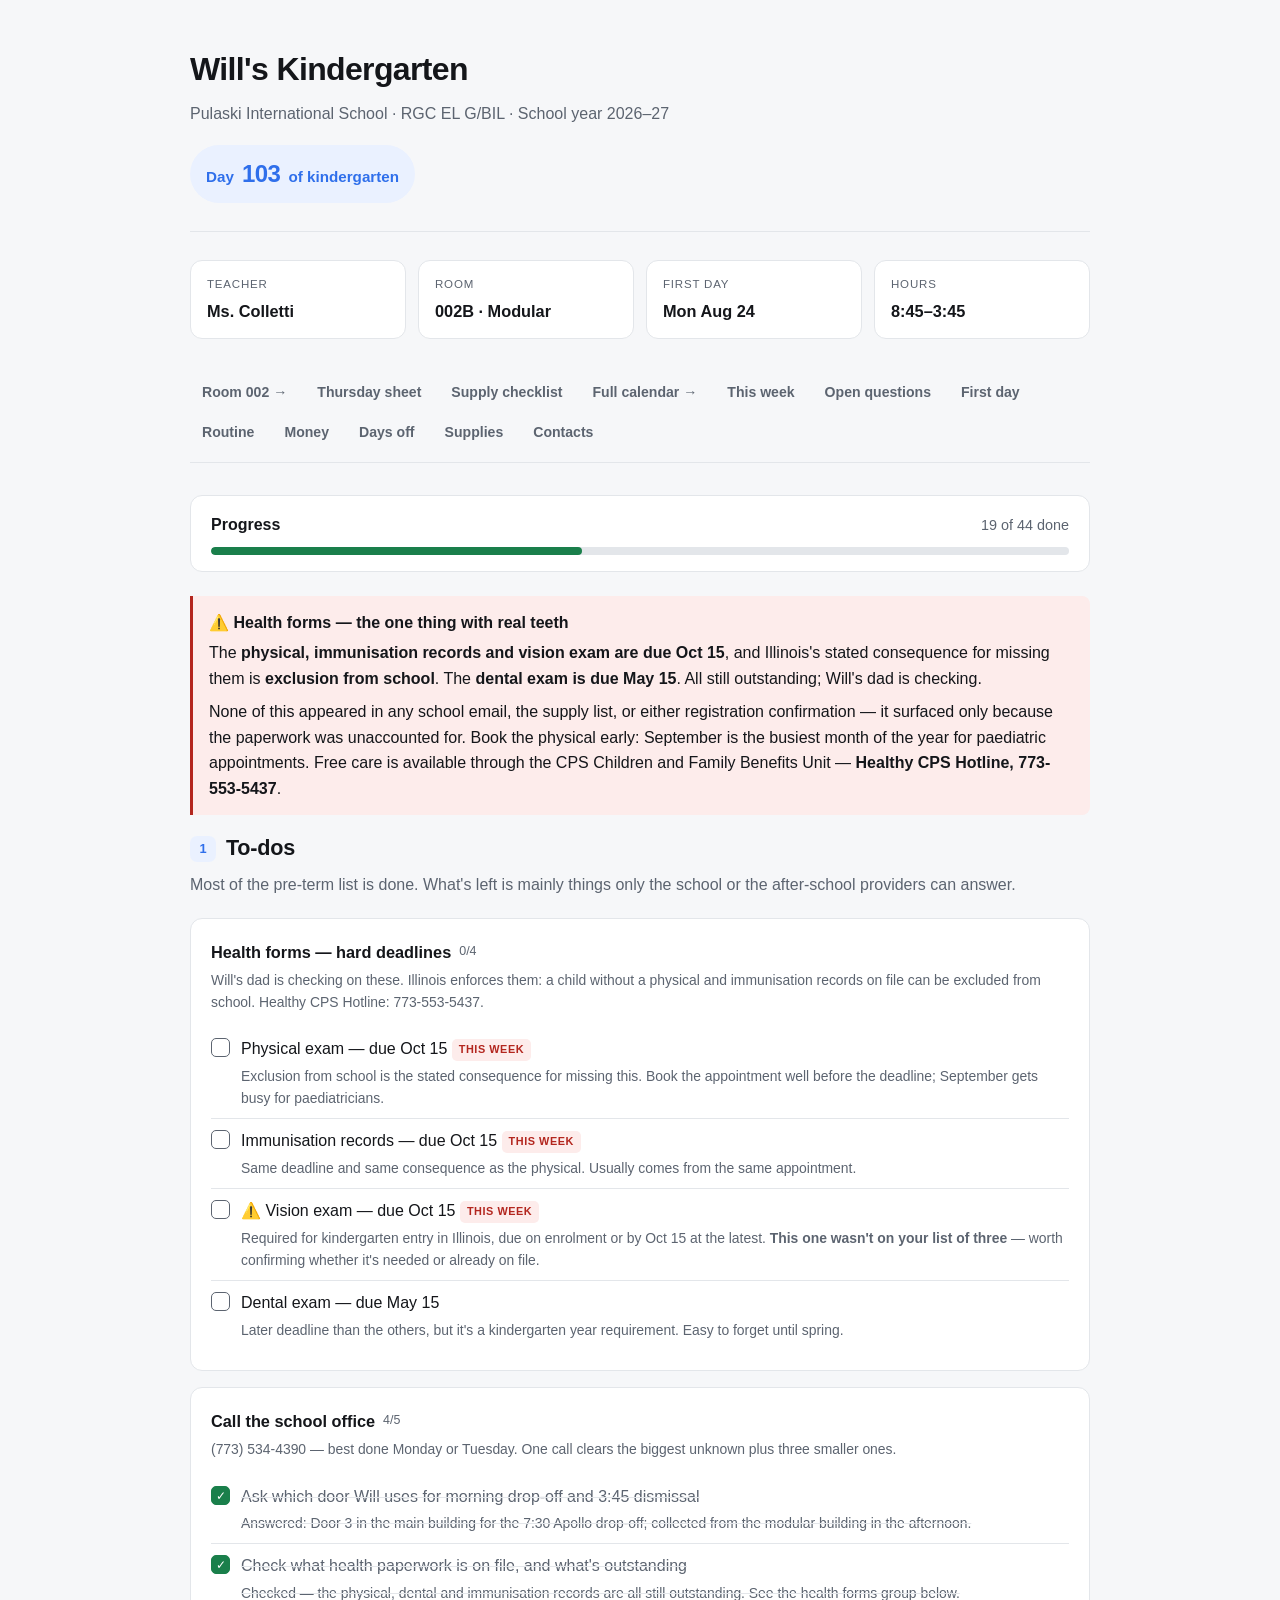
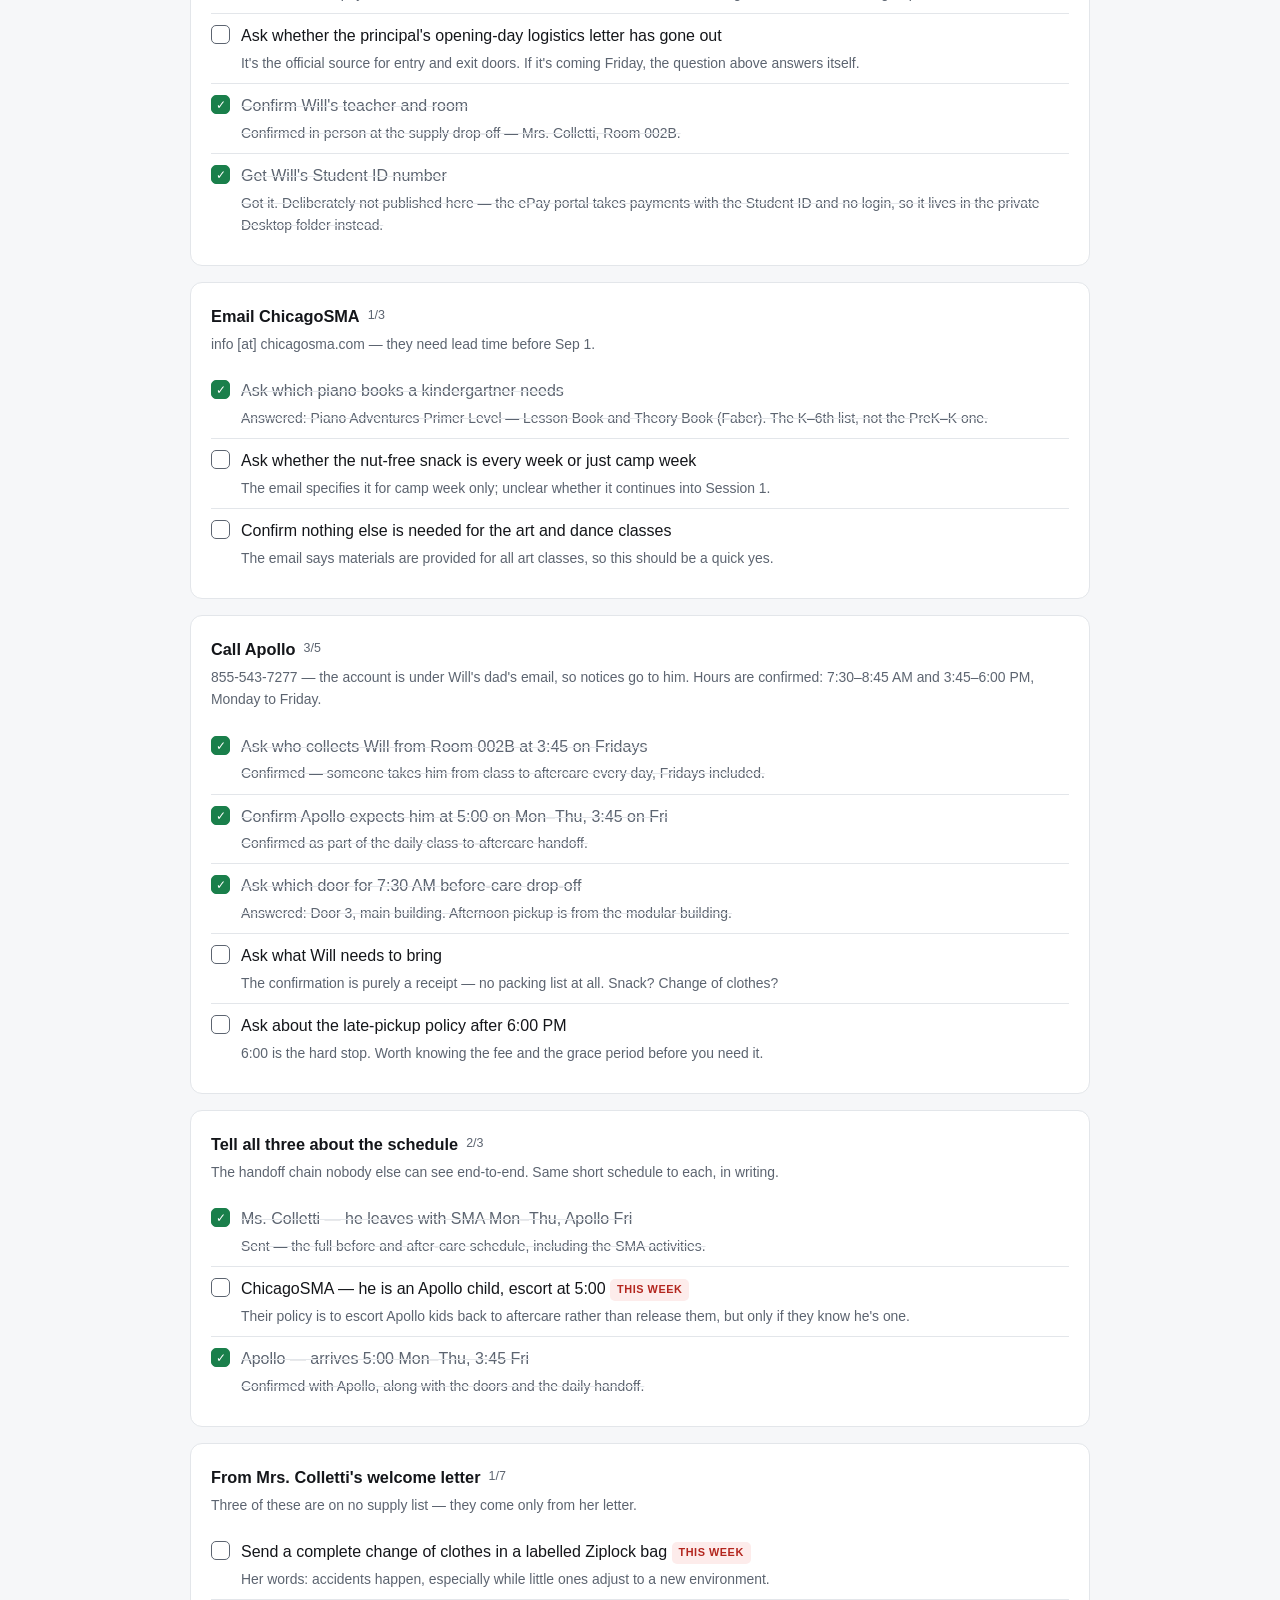
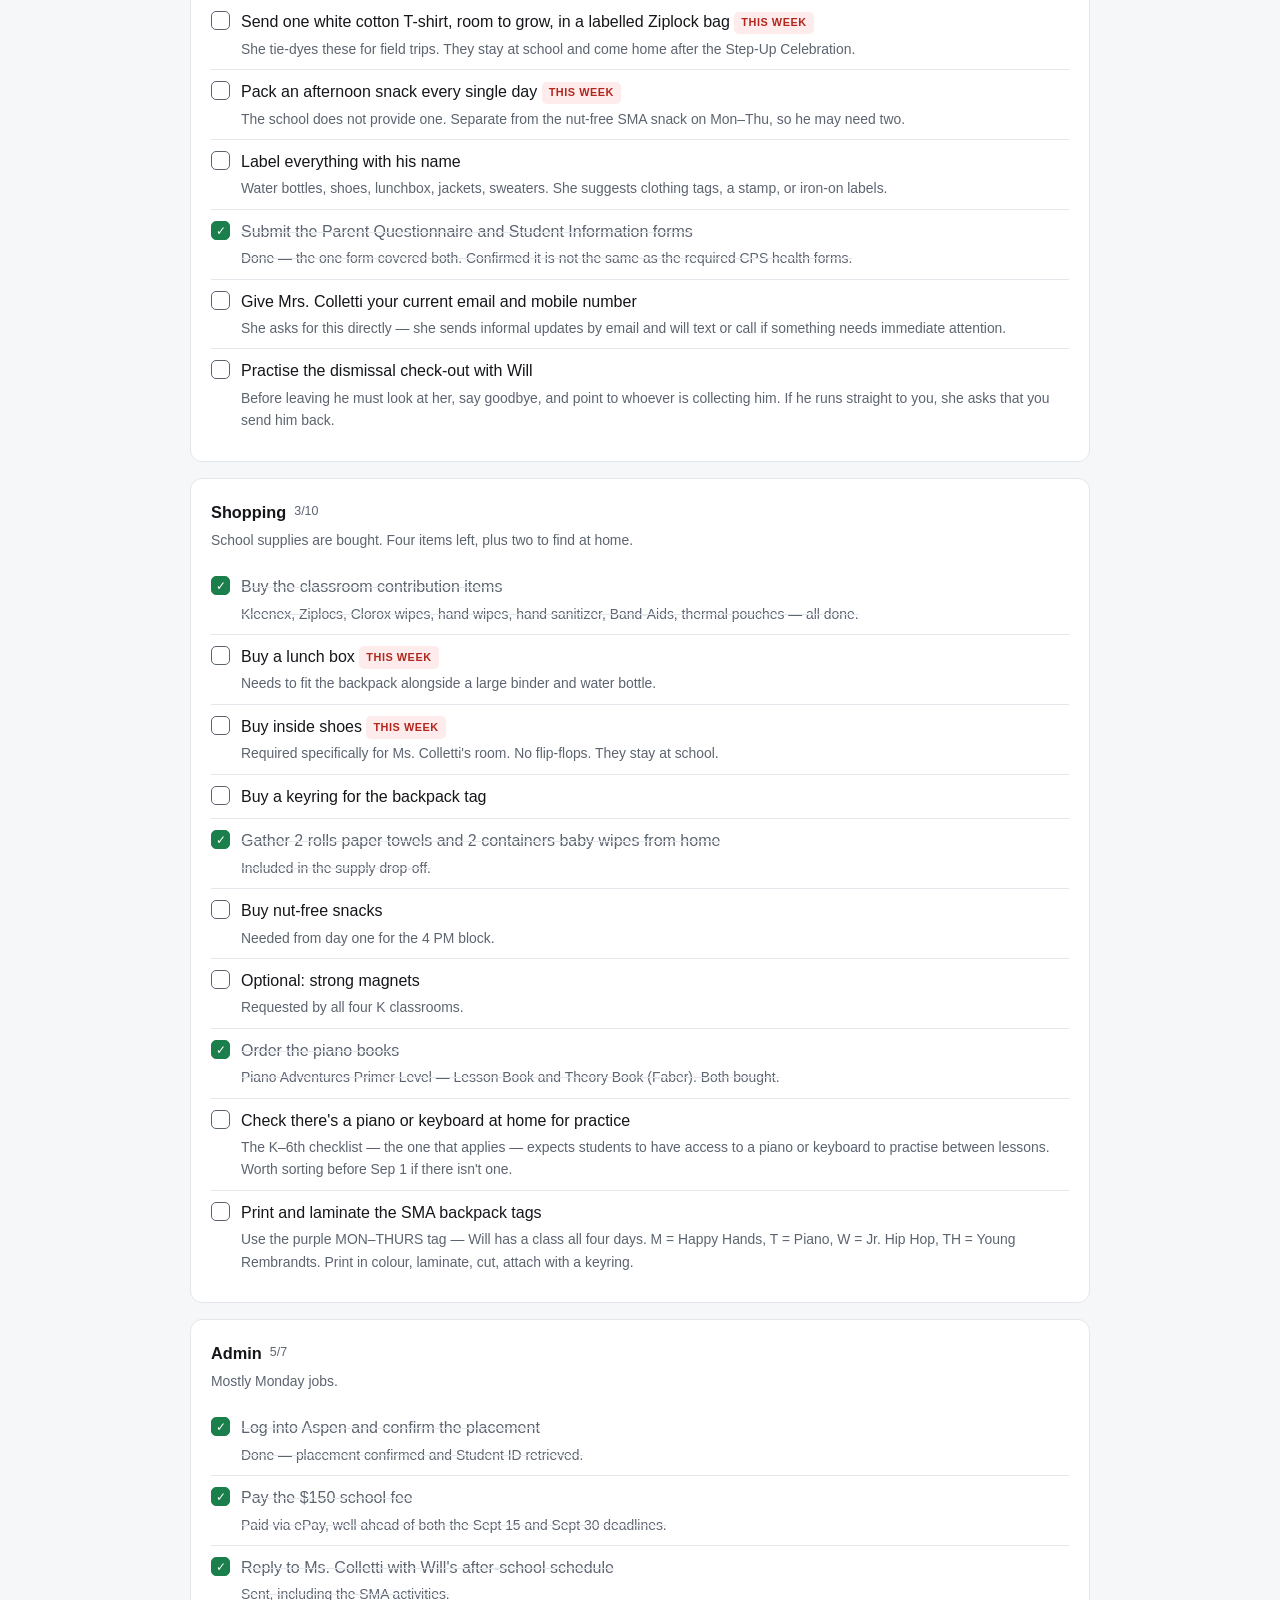
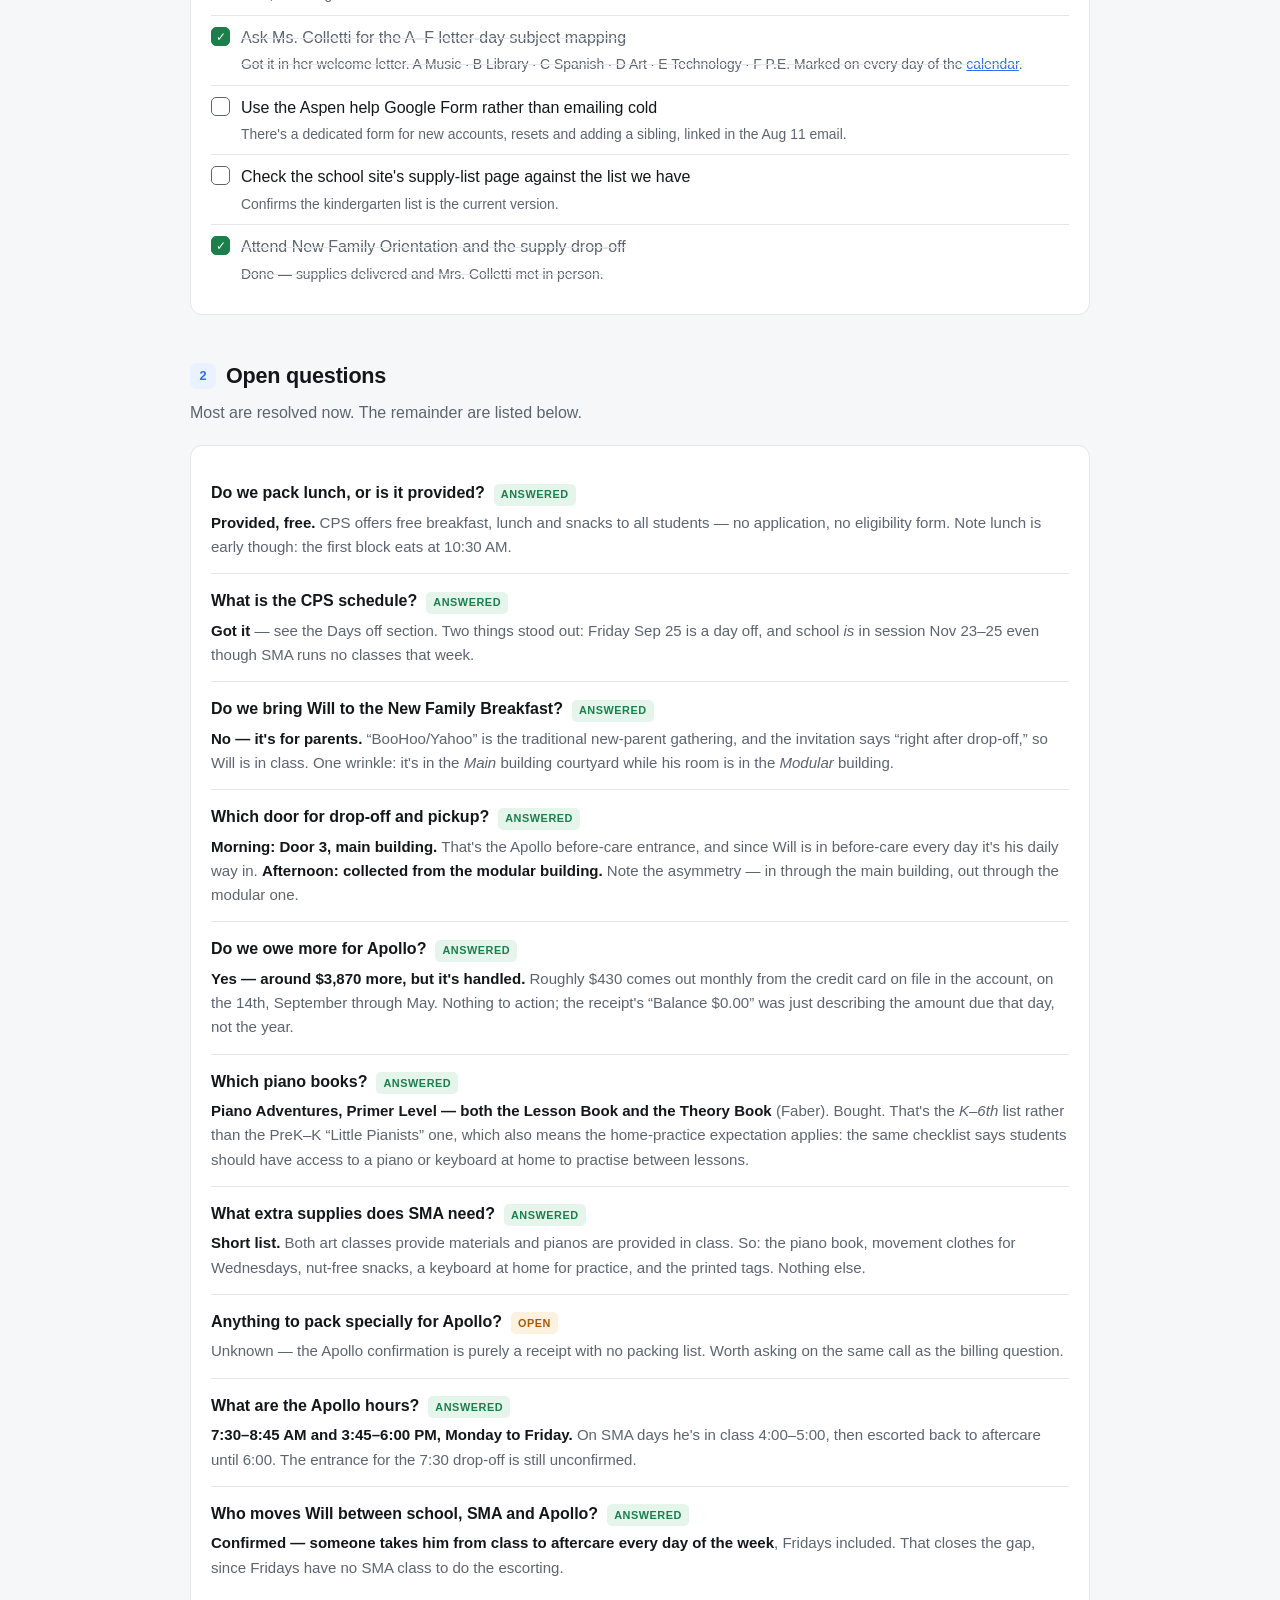
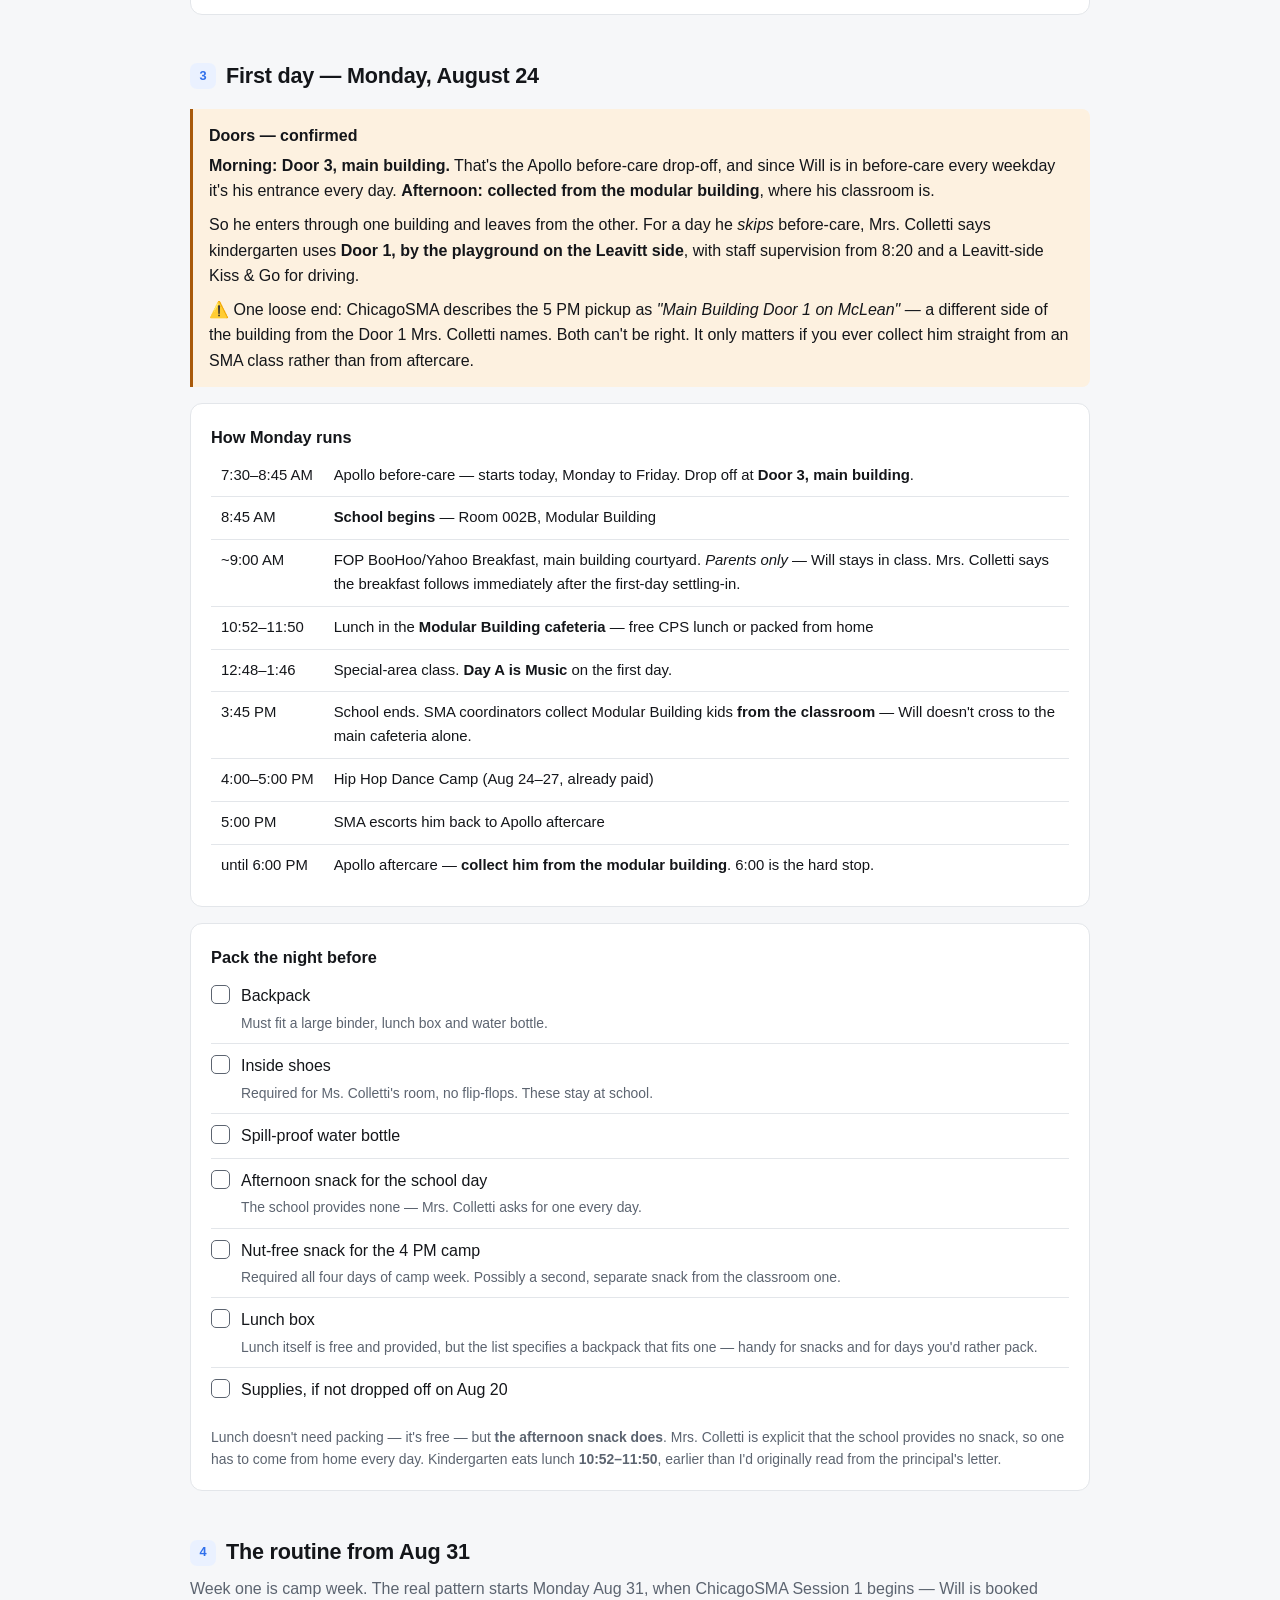
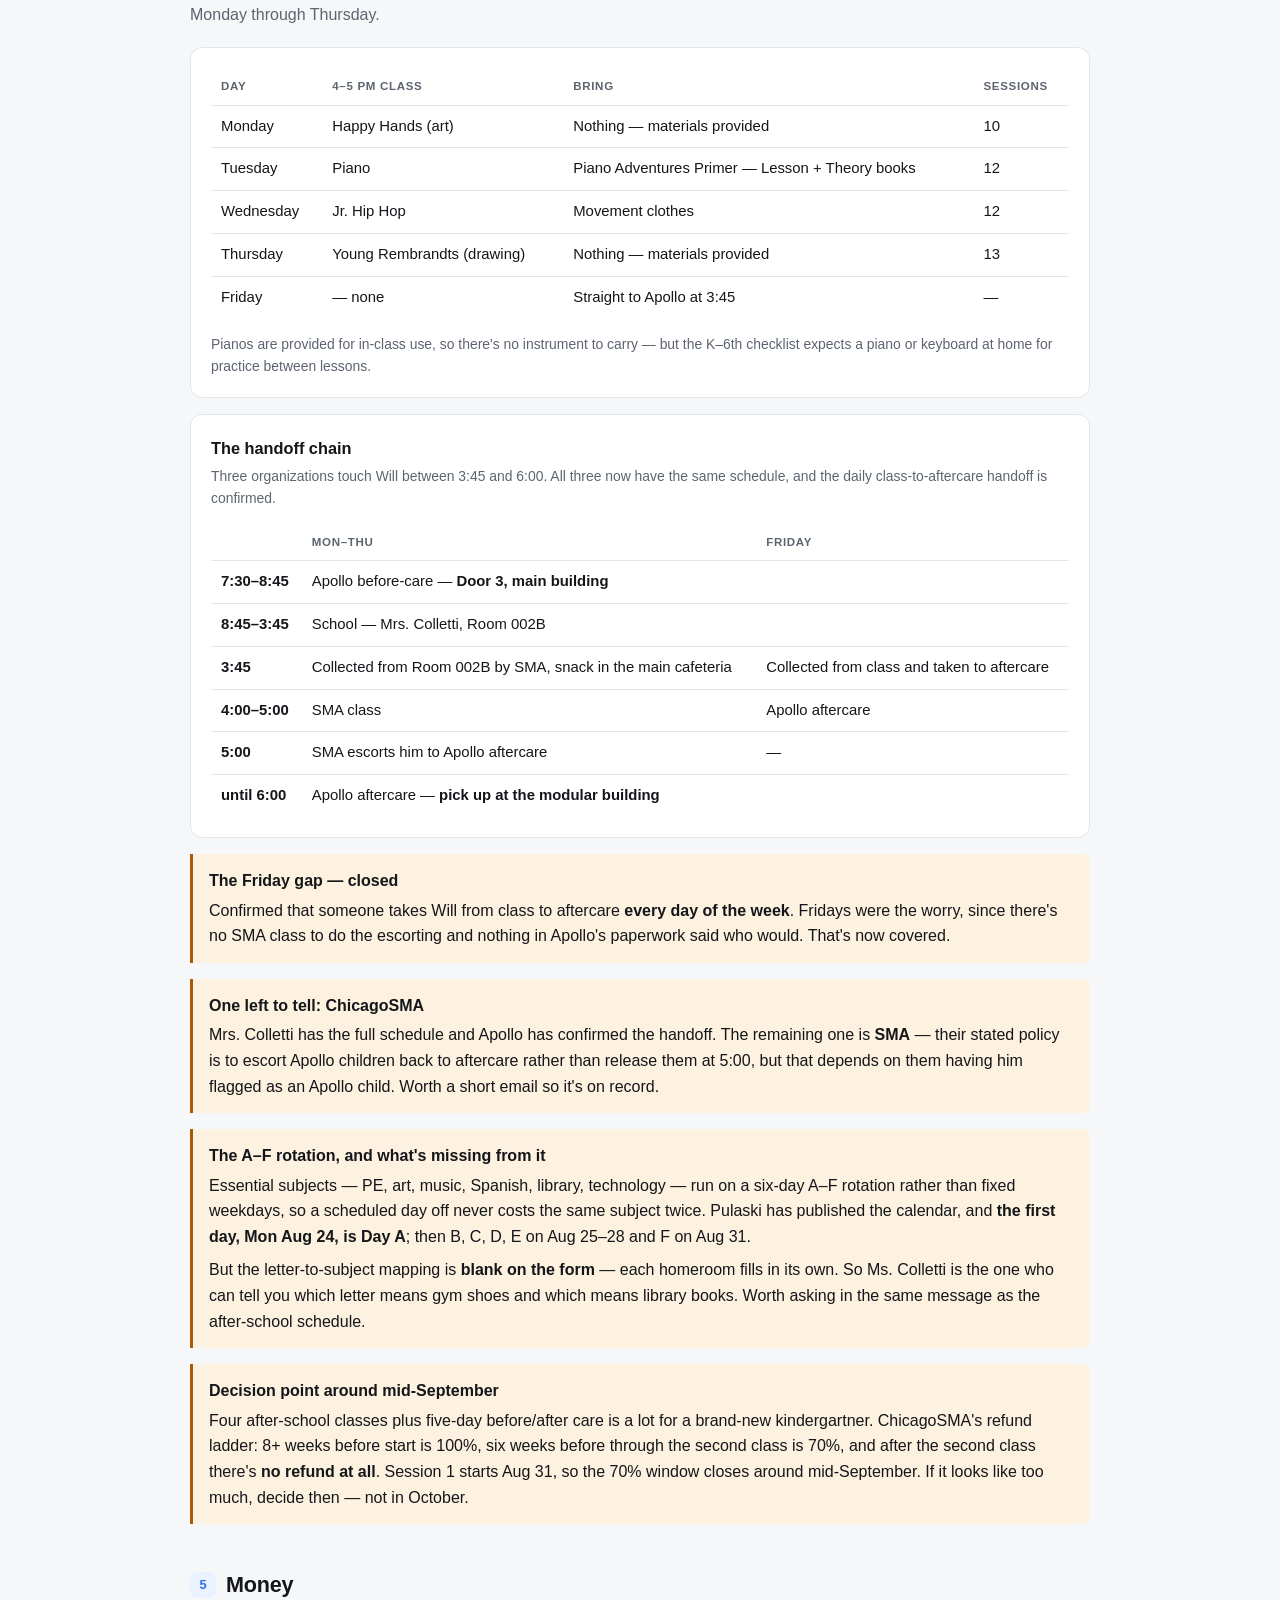
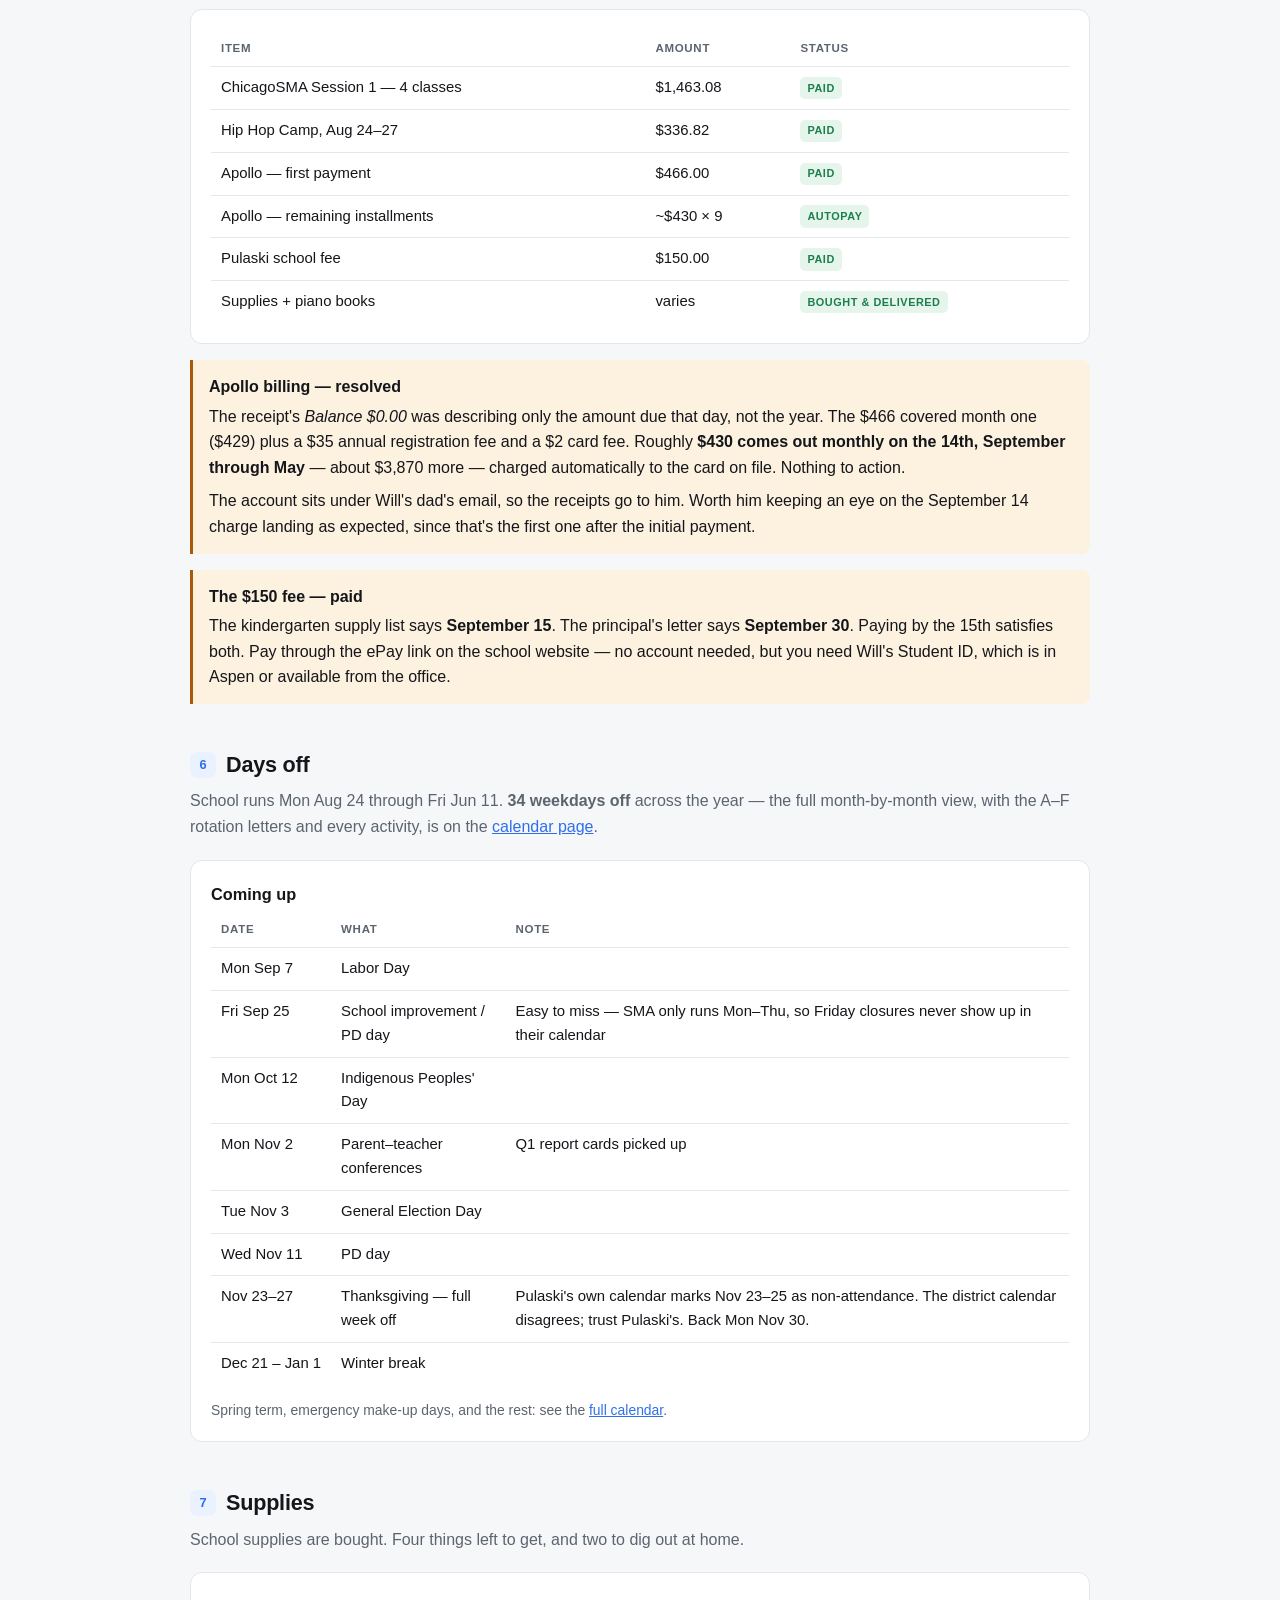
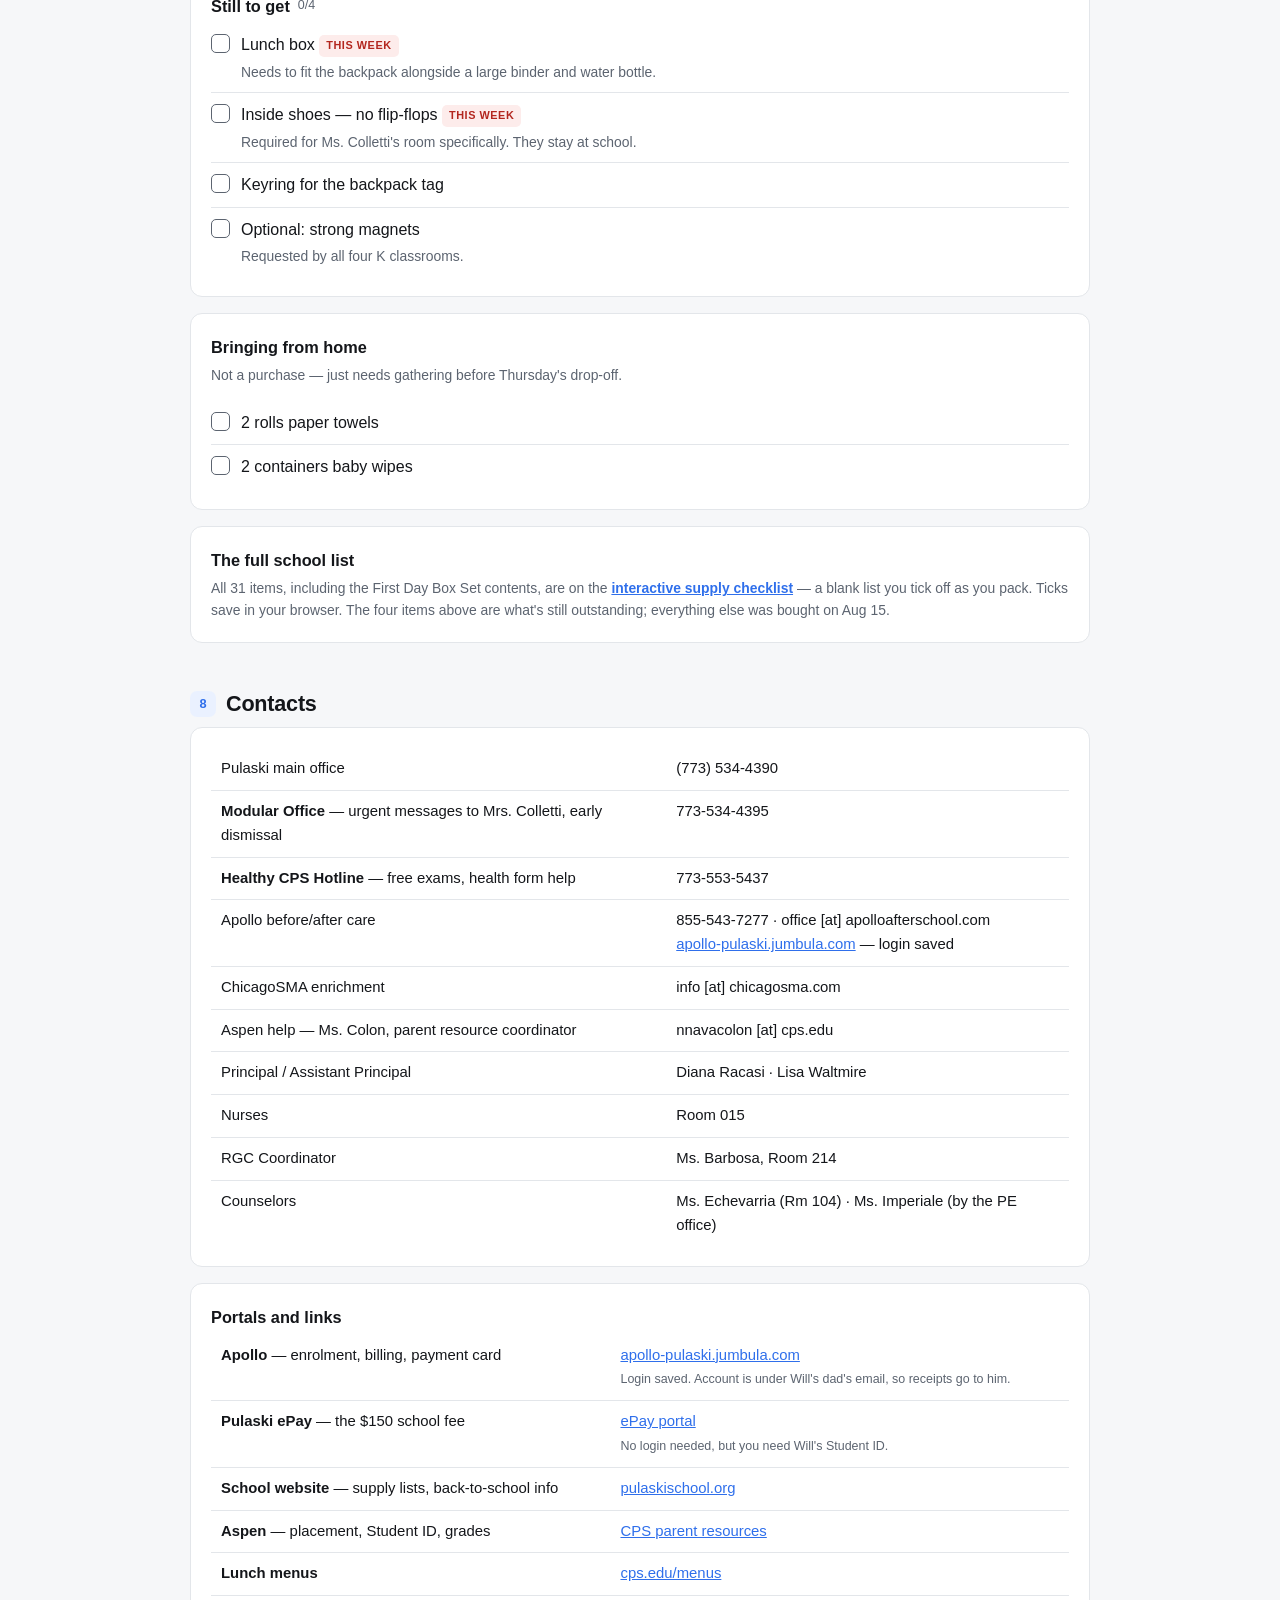
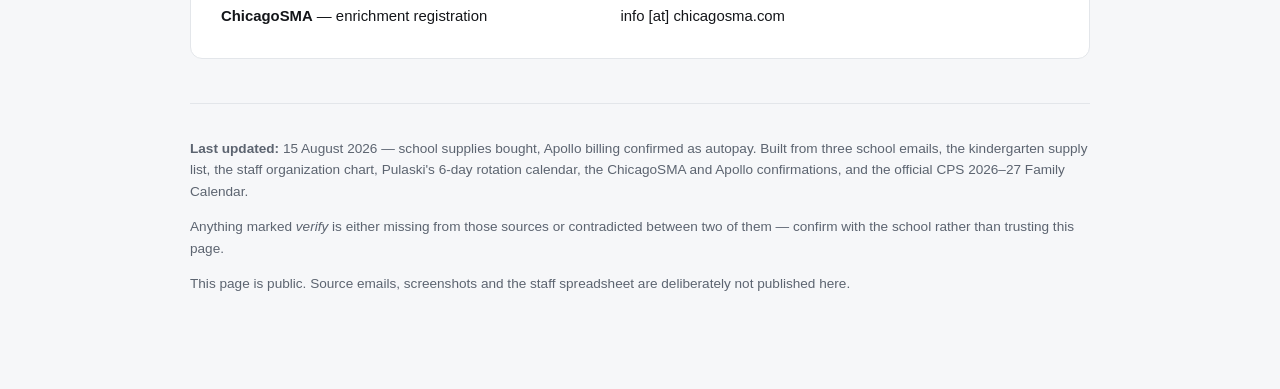
<file: index.html>
<!DOCTYPE html>
<html lang="en">
<head>
<meta charset="utf-8">
<meta name="viewport" content="width=device-width, initial-scale=1">
<meta name="robots" content="noindex, nofollow">
<title>Will's Kindergarten — Pulaski 2026–27</title>
<link rel="stylesheet" href="style.css">
</head>
<body>
<div class="wrap">

<header>
  <h1>Will's Kindergarten</h1>
  <p class="sub">Pulaski International School &middot; RGC EL G/BIL &middot; School year 2026–27</p>
  <div class="countdown" id="cd"></div>
</header>

<div class="facts">
  <div class="fact"><div class="k">Teacher</div><div class="v">Ms. Colletti</div></div>
  <div class="fact"><div class="k">Room</div><div class="v">002B &middot; Modular</div></div>
  <div class="fact"><div class="k">First day</div><div class="v">Mon Aug 24</div></div>
  <div class="fact"><div class="k">Hours</div><div class="v">8:45–3:45</div></div>
</div>

<nav><ul>
  <li><a href="classroom.html">Room 002 &rarr;</a></li>
  <li><a href="meet-and-greet.html">Thursday sheet</a></li>
  <li><a href="supplies.html">Supply checklist</a></li>
  <li><a href="calendar.html">Full calendar &rarr;</a></li>
  <li><a href="#week">This week</a></li>
  <li><a href="#questions">Open questions</a></li>
  <li><a href="#firstday">First day</a></li>
  <li><a href="#routine">Routine</a></li>
  <li><a href="#money">Money</a></li>
  <li><a href="#calendar">Days off</a></li>
  <li><a href="#supplies">Supplies</a></li>
  <li><a href="#contacts">Contacts</a></li>
</ul></nav>

<div class="progress">
  <div class="row"><span class="lab">Progress</span><span class="cnt" id="cnt"></span></div>
  <div class="bar"><span id="barfill" style="width:0%"></span></div>
</div>

<div class="callout stop">
  <p><span class="h">⚠️ Health forms — the one thing with real teeth</span>
  The <strong>physical, immunisation records and vision exam are due Oct 15</strong>, and Illinois's stated consequence for missing them is <strong>exclusion from school</strong>. The <strong>dental exam is due May 15</strong>. All still outstanding; Will's dad is checking.</p>
  <p>None of this appeared in any school email, the supply list, or either registration confirmation — it surfaced only because the paperwork was unaccounted for. Book the physical early: September is the busiest month of the year for paediatric appointments. Free care is available through the CPS Children and Family Benefits Unit — <strong>Healthy CPS Hotline, 773-553-5437</strong>.</p>
</div>

<section id="week">
  <h2><span class="n">1</span> To-dos</h2>
  <p class="lede">Most of the pre-term list is done. What's left is mainly things only the school or the after-school providers can answer.</p>
  <div id="groups"></div>
</section>

<section id="questions">
  <h2><span class="n">2</span> Open questions</h2>
  <p class="lede">Most are resolved now. The remainder are listed below.</p>
  <div class="card" id="qa"></div>
</section>

<section id="firstday">
  <h2><span class="n">3</span> First day — Monday, August 24</h2>

  <div class="callout">
    <p><span class="h">Doors — confirmed</span>
    <strong>Morning: Door 3, main building.</strong> That's the Apollo before-care drop-off, and since Will is in before-care every weekday it's his entrance every day.
    <strong>Afternoon: collected from the modular building</strong>, where his classroom is.</p>
    <p>So he enters through one building and leaves from the other. For a day he <em>skips</em> before-care, Mrs. Colletti says kindergarten uses <strong>Door 1, by the playground on the Leavitt side</strong>, with staff supervision from 8:20 and a Leavitt-side Kiss &amp; Go for driving.</p>
    <p>⚠️ One loose end: ChicagoSMA describes the 5 PM pickup as <em>"Main Building Door 1 on McLean"</em> — a different side of the building from the Door 1 Mrs. Colletti names. Both can't be right. It only matters if you ever collect him straight from an SMA class rather than from aftercare.</p>
  </div>

  <div class="card">
    <h3>How Monday runs</h3>
    <table>
      <tr><td class="num">7:30–8:45 AM</td><td>Apollo before-care — starts today, Monday to Friday. Drop off at <strong>Door 3, main building</strong>.</td></tr>
      <tr><td class="num">8:45 AM</td><td><strong>School begins</strong> — Room 002B, Modular Building</td></tr>
      <tr><td class="num">~9:00 AM</td><td>FOP BooHoo/Yahoo Breakfast, main building courtyard. <em>Parents only</em> — Will stays in class. Mrs. Colletti says the breakfast follows immediately after the first-day settling-in.</td></tr>
      <tr><td class="num">10:52–11:50</td><td>Lunch in the <strong>Modular Building cafeteria</strong> — free CPS lunch or packed from home</td></tr>
      <tr><td class="num">12:48–1:46</td><td>Special-area class. <strong>Day A is Music</strong> on the first day.</td></tr>
      <tr><td class="num">3:45 PM</td><td>School ends. SMA coordinators collect Modular Building kids <strong>from the classroom</strong> — Will doesn't cross to the main cafeteria alone.</td></tr>
      <tr><td class="num">4:00–5:00 PM</td><td>Hip Hop Dance Camp (Aug 24–27, already paid)</td></tr>
      <tr><td class="num">5:00 PM</td><td>SMA escorts him back to Apollo aftercare</td></tr>
      <tr><td class="num">until 6:00 PM</td><td>Apollo aftercare — <strong>collect him from the modular building</strong>. 6:00 is the hard stop.</td></tr>
    </table>
  </div>

  <div class="card">
    <h3>Pack the night before</h3>
    <ul class="tasks" id="packlist"></ul>
    <p class="meta" style="margin:14px 0 0">Lunch doesn't need packing — it's free — but <strong>the afternoon snack does</strong>. Mrs. Colletti is explicit that the school provides no snack, so one has to come from home every day. Kindergarten eats lunch <strong>10:52–11:50</strong>, earlier than I'd originally read from the principal's letter.</p>
  </div>
</section>

<section id="routine">
  <h2><span class="n">4</span> The routine from Aug 31</h2>
  <p class="lede">Week one is camp week. The real pattern starts Monday Aug 31, when ChicagoSMA Session 1 begins — Will is booked Monday through Thursday.</p>

  <div class="card">
    <table>
      <thead><tr><th>Day</th><th>4–5 PM class</th><th>Bring</th><th>Sessions</th></tr></thead>
      <tbody>
        <tr><td>Monday</td><td>Happy Hands (art)</td><td>Nothing — materials provided</td><td class="num">10</td></tr>
        <tr><td>Tuesday</td><td>Piano</td><td>Piano Adventures Primer — Lesson + Theory books</td><td class="num">12</td></tr>
        <tr><td>Wednesday</td><td>Jr. Hip Hop</td><td>Movement clothes</td><td class="num">12</td></tr>
        <tr><td>Thursday</td><td>Young Rembrandts (drawing)</td><td>Nothing — materials provided</td><td class="num">13</td></tr>
        <tr><td>Friday</td><td>— none</td><td>Straight to Apollo at 3:45</td><td class="num">—</td></tr>
      </tbody>
    </table>
    <p class="meta" style="margin:14px 0 0">Pianos are provided for in-class use, so there's no instrument to carry — but the K–6th checklist expects a piano or keyboard at home for practice between lessons.</p>
  </div>

  <div class="card">
    <h3>The handoff chain</h3>
    <p class="meta">Three organizations touch Will between 3:45 and 6:00. All three now have the same schedule, and the daily class-to-aftercare handoff is confirmed.</p>
    <table>
      <thead><tr><th></th><th>Mon–Thu</th><th>Friday</th></tr></thead>
      <tbody>
        <tr><td><strong>7:30–8:45</strong></td><td colspan="2">Apollo before-care — <strong>Door 3, main building</strong></td></tr>
        <tr><td><strong>8:45–3:45</strong></td><td colspan="2">School — Mrs. Colletti, Room 002B</td></tr>
        <tr><td><strong>3:45</strong></td><td>Collected from Room 002B by SMA, snack in the main cafeteria</td><td>Collected from class and taken to aftercare</td></tr>
        <tr><td><strong>4:00–5:00</strong></td><td>SMA class</td><td>Apollo aftercare</td></tr>
        <tr><td><strong>5:00</strong></td><td>SMA escorts him to Apollo aftercare</td><td>—</td></tr>
        <tr><td><strong>until 6:00</strong></td><td colspan="2">Apollo aftercare — <strong>pick up at the modular building</strong></td></tr>
      </tbody>
    </table>
  </div>

  <div class="callout">
    <p><span class="h">The Friday gap — closed</span>
    Confirmed that someone takes Will from class to aftercare <strong>every day of the week</strong>. Fridays were the worry, since there's no SMA class to do the escorting and nothing in Apollo's paperwork said who would. That's now covered.</p>
  </div>

  <div class="callout">
    <p><span class="h">One left to tell: ChicagoSMA</span>
    Mrs. Colletti has the full schedule and Apollo has confirmed the handoff. The remaining one is <strong>SMA</strong> — their stated policy is to escort Apollo children back to aftercare rather than release them at 5:00, but that depends on them having him flagged as an Apollo child. Worth a short email so it's on record.</p>
  </div>

  <div class="callout">
    <p><span class="h">The A–F rotation, and what's missing from it</span>
    Essential subjects — PE, art, music, Spanish, library, technology — run on a six-day A–F rotation rather than fixed weekdays, so a scheduled day off never costs the same subject twice. Pulaski has published the calendar, and <strong>the first day, Mon Aug 24, is Day A</strong>; then B, C, D, E on Aug 25–28 and F on Aug 31.</p>
    <p>But the letter-to-subject mapping is <strong>blank on the form</strong> — each homeroom fills in its own. So Ms. Colletti is the one who can tell you which letter means gym shoes and which means library books. Worth asking in the same message as the after-school schedule.</p>
  </div>

  <div class="callout">
    <p><span class="h">Decision point around mid-September</span>
    Four after-school classes plus five-day before/after care is a lot for a brand-new kindergartner. ChicagoSMA's refund ladder: 8+ weeks before start is 100%, six weeks before through the second class is 70%, and after the second class there's <strong>no refund at all</strong>. Session 1 starts Aug 31, so the 70% window closes around mid-September. If it looks like too much, decide then — not in October.</p>
  </div>
</section>

<section id="money">
  <h2><span class="n">5</span> Money</h2>
  <div class="card">
    <table>
      <thead><tr><th>Item</th><th>Amount</th><th>Status</th></tr></thead>
      <tbody>
        <tr><td>ChicagoSMA Session 1 — 4 classes</td><td class="num">$1,463.08</td><td><span class="tag done">paid</span></td></tr>
        <tr><td>Hip Hop Camp, Aug 24–27</td><td class="num">$336.82</td><td><span class="tag done">paid</span></td></tr>
        <tr><td>Apollo — first payment</td><td class="num">$466.00</td><td><span class="tag done">paid</span></td></tr>
        <tr><td>Apollo — remaining installments</td><td class="num">~$430 × 9</td><td><span class="tag done">autopay</span></td></tr>
        <tr><td>Pulaski school fee</td><td class="num">$150.00</td><td><span class="tag done">paid</span></td></tr>
        <tr><td>Supplies + piano books</td><td class="num">varies</td><td><span class="tag done">bought &amp; delivered</span></td></tr>
      </tbody>
    </table>
  </div>

  <div class="callout">
    <p><span class="h">Apollo billing — resolved</span>
    The receipt's <em>Balance $0.00</em> was describing only the amount due that day, not the year. The $466 covered month one ($429) plus a $35 annual registration fee and a $2 card fee. Roughly <strong>$430 comes out monthly on the 14th, September through May</strong> — about $3,870 more — charged automatically to the card on file. Nothing to action.</p>
    <p>The account sits under Will's dad's email, so the receipts go to him. Worth him keeping an eye on the September 14 charge landing as expected, since that's the first one after the initial payment.</p>
  </div>

  <div class="callout">
    <p><span class="h">The $150 fee — paid</span>
    The kindergarten supply list says <strong>September 15</strong>. The principal's letter says <strong>September 30</strong>. Paying by the 15th satisfies both. Pay through the ePay link on the school website — no account needed, but you need Will's Student ID, which is in Aspen or available from the office.</p>
  </div>
</section>

<section id="calendar">
  <h2><span class="n">6</span> Days off</h2>
  <p class="lede">School runs Mon Aug 24 through Fri Jun 11. <strong>34 weekdays off</strong> across the year — the full month-by-month view, with the A–F rotation letters and every activity, is on the <a href="calendar.html">calendar page</a>.</p>
  <div class="card">
    <h3>Coming up</h3>
    <table>
      <thead><tr><th>Date</th><th>What</th><th>Note</th></tr></thead>
      <tbody>
        <tr><td class="num">Mon Sep 7</td><td>Labor Day</td><td></td></tr>
        <tr><td class="num">Fri Sep 25</td><td>School improvement / PD day</td><td>Easy to miss — SMA only runs Mon–Thu, so Friday closures never show up in their calendar</td></tr>
        <tr><td class="num">Mon Oct 12</td><td>Indigenous Peoples' Day</td><td></td></tr>
        <tr><td class="num">Mon Nov 2</td><td>Parent–teacher conferences</td><td>Q1 report cards picked up</td></tr>
        <tr><td class="num">Tue Nov 3</td><td>General Election Day</td><td></td></tr>
        <tr><td class="num">Wed Nov 11</td><td>PD day</td><td></td></tr>
        <tr><td class="num">Nov 23–27</td><td>Thanksgiving — full week off</td><td>Pulaski's own calendar marks Nov 23–25 as non-attendance. The district calendar disagrees; trust Pulaski's. Back Mon Nov 30.</td></tr>
        <tr><td class="num">Dec 21 – Jan 1</td><td>Winter break</td><td></td></tr>
      </tbody>
    </table>
    <p class="meta" style="margin:14px 0 0">Spring term, emergency make-up days, and the rest: see the <a href="calendar.html">full calendar</a>.</p>
  </div>
</section>

<section id="supplies">
  <h2><span class="n">7</span> Supplies</h2>
  <p class="lede">School supplies are bought. Four things left to get, and two to dig out at home.</p>
  <div class="card">
    <h3>Still to get <span class="pill" id="buycount"></span></h3>
    <ul class="tasks" id="buylist"></ul>
  </div>
  <div class="card">
    <h3>Bringing from home</h3>
    <p class="meta">Not a purchase — just needs gathering before Thursday's drop-off.</p>
    <ul class="tasks" id="homelist"></ul>
  </div>
  <div class="card">
    <h3>The full school list</h3>
    <p class="meta" style="margin:0">All 31 items, including the First Day Box Set contents, are on the <a href="supplies.html"><strong>interactive supply checklist</strong></a> — a blank list you tick off as you pack. Ticks save in your browser. The four items above are what's still outstanding; everything else was bought on Aug 15.</p>
  </div>
</section>

<section id="contacts">
  <h2><span class="n">8</span> Contacts</h2>
  <div class="card">
    <table>
      <tbody>
        <tr><td>Pulaski main office</td><td class="num">(773) 534-4390</td></tr>
        <tr><td><strong>Modular Office</strong> — urgent messages to Mrs. Colletti, early dismissal</td><td class="num">773-534-4395</td></tr>
        <tr><td><strong>Healthy CPS Hotline</strong> — free exams, health form help</td><td class="num">773-553-5437</td></tr>
        <tr><td>Apollo before/after care</td><td class="num">855-543-7277 · office [at] apolloafterschool.com<br><a href="https://apollo-pulaski.jumbula.com/">apollo-pulaski.jumbula.com</a> — login saved</td></tr>
        <tr><td>ChicagoSMA enrichment</td><td class="num">info [at] chicagosma.com</td></tr>
        <tr><td>Aspen help — Ms. Colon, parent resource coordinator</td><td class="num">nnavacolon [at] cps.edu</td></tr>
        <tr><td>Principal / Assistant Principal</td><td>Diana Racasi · Lisa Waltmire</td></tr>
        <tr><td>Nurses</td><td>Room 015</td></tr>
        <tr><td>RGC Coordinator</td><td>Ms. Barbosa, Room 214</td></tr>
        <tr><td>Counselors</td><td>Ms. Echevarria (Rm 104) · Ms. Imperiale (by the PE office)</td></tr>
      </tbody>
    </table>
  </div>

  <div class="card">
    <h3>Portals and links</h3>
    <table>
      <tbody>
        <tr><td><strong>Apollo</strong> — enrolment, billing, payment card</td><td><a href="https://apollo-pulaski.jumbula.com/">apollo-pulaski.jumbula.com</a><br><span class="pill">Login saved. Account is under Will's dad's email, so receipts go to him.</span></td></tr>
        <tr><td><strong>Pulaski ePay</strong> — the $150 school fee</td><td><a href="https://magic.collectorsolutions.com/magic-ui/Login/cps-31211-pulaski-international">ePay portal</a><br><span class="pill">No login needed, but you need Will's Student ID.</span></td></tr>
        <tr><td><strong>School website</strong> — supply lists, back-to-school info</td><td><a href="https://www.pulaskischool.org/">pulaskischool.org</a></td></tr>
        <tr><td><strong>Aspen</strong> — placement, Student ID, grades</td><td><a href="https://cps.edu/Pages/parentresources.aspx">CPS parent resources</a></td></tr>
        <tr><td><strong>Lunch menus</strong></td><td><a href="https://cps.edu/menus">cps.edu/menus</a></td></tr>
        <tr><td><strong>ChicagoSMA</strong> — enrichment registration</td><td>info [at] chicagosma.com</td></tr>
      </tbody>
    </table>
  </div>
</section>

<footer>
  <p><strong>Last updated:</strong> <span id="upd">15 August 2026</span> — school supplies bought, Apollo billing confirmed as autopay. Built from three school emails, the kindergarten supply list, the staff organization chart, Pulaski's 6-day rotation calendar, the ChicagoSMA and Apollo confirmations, and the official CPS 2026–27 Family Calendar.</p>
  <p>Anything marked <em>verify</em> is either missing from those sources or contradicted between two of them — confirm with the school rather than trusting this page.</p>
  <p>This page is public. Source emails, screenshots and the staff spreadsheet are deliberately not published here.</p>
</footer>

</div>

<script>
const TASKS = [
  { group:"Health forms — hard deadlines",
    meta:"Will's dad is checking on these. Illinois enforces them: a child without a physical and immunisation records on file can be excluded from school. Healthy CPS Hotline: 773-553-5437.",
    items:[
    { t:"Physical exam — due Oct 15", n:"Exclusion from school is the stated consequence for missing this. Book the appointment well before the deadline; September gets busy for paediatricians.", pri:"now", done:false },
    { t:"Immunisation records — due Oct 15", n:"Same deadline and same consequence as the physical. Usually comes from the same appointment.", pri:"now", done:false },
    { t:"⚠️ Vision exam — due Oct 15", n:"Required for kindergarten entry in Illinois, due on enrolment or by Oct 15 at the latest. <strong>This one wasn't on your list of three</strong> — worth confirming whether it's needed or already on file.", pri:"now", done:false },
    { t:"Dental exam — due May 15", n:"Later deadline than the others, but it's a kindergarten year requirement. Easy to forget until spring.", done:false },
  ]},
  { group:"Call the school office", meta:"(773) 534-4390 — best done Monday or Tuesday. One call clears the biggest unknown plus three smaller ones.", items:[
    { t:"Ask which door Will uses for morning drop-off and 3:45 dismissal", n:"Answered: Door 3 in the main building for the 7:30 Apollo drop-off; collected from the modular building in the afternoon.", done:true },
    { t:"Check what health paperwork is on file, and what's outstanding", n:"Checked — the physical, dental and immunisation records are all still outstanding. See the health forms group below.", done:true },
    { t:"Ask whether the principal's opening-day logistics letter has gone out", n:"It's the official source for entry and exit doors. If it's coming Friday, the question above answers itself.", done:false },
    { t:"Confirm Will's teacher and room", n:"Confirmed in person at the supply drop-off — Mrs. Colletti, Room 002B.", done:true },
    { t:"Get Will's Student ID number", n:"Got it. Deliberately not published here — the ePay portal takes payments with the Student ID and no login, so it lives in the private Desktop folder instead.", done:true },
  ]},
  { group:"Email ChicagoSMA", meta:"info [at] chicagosma.com — they need lead time before Sep 1.", items:[
    { t:"Ask which piano books a kindergartner needs", n:"Answered: Piano Adventures Primer Level — Lesson Book and Theory Book (Faber). The K–6th list, not the PreK–K one.", done:true },
    { t:"Ask whether the nut-free snack is every week or just camp week", n:"The email specifies it for camp week only; unclear whether it continues into Session 1.", done:false },
    { t:"Confirm nothing else is needed for the art and dance classes", n:"The email says materials are provided for all art classes, so this should be a quick yes.", done:false },
  ]},
  { group:"Call Apollo", meta:"855-543-7277 — the account is under Will's dad's email, so notices go to him. Hours are confirmed: 7:30–8:45 AM and 3:45–6:00 PM, Monday to Friday.", items:[
    { t:"Ask who collects Will from Room 002B at 3:45 on Fridays", n:"Confirmed — someone takes him from class to aftercare every day, Fridays included.", done:true },
    { t:"Confirm Apollo expects him at 5:00 on Mon–Thu, 3:45 on Fri", n:"Confirmed as part of the daily class-to-aftercare handoff.", done:true },
    { t:"Ask which door for 7:30 AM before-care drop-off", n:"Answered: Door 3, main building. Afternoon pickup is from the modular building.", done:true },
    { t:"Ask what Will needs to bring", n:"The confirmation is purely a receipt — no packing list at all. Snack? Change of clothes?", done:false },
    { t:"Ask about the late-pickup policy after 6:00 PM", n:"6:00 is the hard stop. Worth knowing the fee and the grace period before you need it.", done:false },
  ]},
  { group:"Tell all three about the schedule", meta:"The handoff chain nobody else can see end-to-end. Same short schedule to each, in writing.", items:[
    { t:"Ms. Colletti — he leaves with SMA Mon–Thu, Apollo Fri", n:"Sent — the full before and after-care schedule, including the SMA activities.", done:true },
    { t:"ChicagoSMA — he is an Apollo child, escort at 5:00", n:"Their policy is to escort Apollo kids back to aftercare rather than release them, but only if they know he's one.", pri:"now", done:false },
    { t:"Apollo — arrives 5:00 Mon–Thu, 3:45 Fri", n:"Confirmed with Apollo, along with the doors and the daily handoff.", done:true },
  ]},
  { group:"From Mrs. Colletti's welcome letter", meta:"Three of these are on no supply list — they come only from her letter.", items:[
    { t:"Send a complete change of clothes in a labelled Ziplock bag", n:"Her words: accidents happen, especially while little ones adjust to a new environment.", pri:"now", done:false },
    { t:"Send one white cotton T-shirt, room to grow, in a labelled Ziplock bag", n:"She tie-dyes these for field trips. They stay at school and come home after the Step-Up Celebration.", pri:"now", done:false },
    { t:"Pack an afternoon snack every single day", n:"The school does not provide one. Separate from the nut-free SMA snack on Mon–Thu, so he may need two.", pri:"now", done:false },
    { t:"Label everything with his name", n:"Water bottles, shoes, lunchbox, jackets, sweaters. She suggests clothing tags, a stamp, or iron-on labels.", done:false },
    { t:"Submit the Parent Questionnaire and Student Information forms", n:"Done — the one form covered both. Confirmed it is not the same as the required CPS health forms.", done:true },
    { t:"Give Mrs. Colletti your current email and mobile number", n:"She asks for this directly — she sends informal updates by email and will text or call if something needs immediate attention.", done:false },
    { t:"Practise the dismissal check-out with Will", n:"Before leaving he must look at her, say goodbye, and point to whoever is collecting him. If he runs straight to you, she asks that you send him back.", done:false },
  ]},
  { group:"Shopping", meta:"School supplies are bought. Four items left, plus two to find at home.", items:[
    { t:"Buy the classroom contribution items", n:"Kleenex, Ziplocs, Clorox wipes, hand wipes, hand sanitizer, Band-Aids, thermal pouches — all done.", done:true },
    { t:"Buy a lunch box", n:"Needs to fit the backpack alongside a large binder and water bottle.", pri:"now", done:false },
    { t:"Buy inside shoes", n:"Required specifically for Ms. Colletti's room. No flip-flops. They stay at school.", pri:"now", done:false },
    { t:"Buy a keyring for the backpack tag", done:false },
    { t:"Gather 2 rolls paper towels and 2 containers baby wipes from home", n:"Included in the supply drop-off.", done:true },
    { t:"Buy nut-free snacks", n:"Needed from day one for the 4 PM block.", done:false },
    { t:"Optional: strong magnets", n:"Requested by all four K classrooms.", done:false },
    { t:"Order the piano books", n:"Piano Adventures Primer Level — Lesson Book and Theory Book (Faber). Both bought.", done:true },
    { t:"Check there's a piano or keyboard at home for practice", n:"The K–6th checklist — the one that applies — expects students to have access to a piano or keyboard to practise between lessons. Worth sorting before Sep 1 if there isn't one.", done:false },
    { t:"Print and laminate the SMA backpack tags", n:"Use the purple MON–THURS tag — Will has a class all four days. M = Happy Hands, T = Piano, W = Jr. Hip Hop, TH = Young Rembrandts. Print in colour, laminate, cut, attach with a keyring.", done:false },
  ]},
  { group:"Admin", meta:"Mostly Monday jobs.", items:[
    { t:"Log into Aspen and confirm the placement", n:"Done — placement confirmed and Student ID retrieved.", done:true },
    { t:"Pay the $150 school fee", n:"Paid via ePay, well ahead of both the Sept 15 and Sept 30 deadlines.", done:true },
    { t:"Reply to Ms. Colletti with Will's after-school schedule", n:"Sent, including the SMA activities.", done:true },
    { t:"Ask Ms. Colletti for the A–F letter-day subject mapping", n:"Got it in her welcome letter. A Music · B Library · C Spanish · D Art · E Technology · F P.E. Marked on every day of the <a href='calendar.html'>calendar</a>.", done:true },
    { t:"Use the Aspen help Google Form rather than emailing cold", n:"There's a dedicated form for new accounts, resets and adding a sibling, linked in the Aug 11 email.", done:false },
    { t:"Check the school site's supply-list page against the list we have", n:"Confirms the kindergarten list is the current version.", done:false },
    { t:"Attend New Family Orientation and the supply drop-off", n:"Done — supplies delivered and Mrs. Colletti met in person.", done:true },
  ]},
];

const QA = [
  { q:"Do we pack lunch, or is it provided?", s:"answered",
    a:"<strong>Provided, free.</strong> CPS offers free breakfast, lunch and snacks to all students — no application, no eligibility form. Note lunch is early though: the first block eats at 10:30 AM." },
  { q:"What is the CPS schedule?", s:"answered",
    a:"<strong>Got it</strong> — see the Days off section. Two things stood out: Friday Sep 25 is a day off, and school <em>is</em> in session Nov 23–25 even though SMA runs no classes that week." },
  { q:"Do we bring Will to the New Family Breakfast?", s:"answered",
    a:"<strong>No — it's for parents.</strong> “BooHoo/Yahoo” is the traditional new-parent gathering, and the invitation says “right after drop-off,” so Will is in class. One wrinkle: it's in the <em>Main</em> building courtyard while his room is in the <em>Modular</em> building." },
  { q:"Which door for drop-off and pickup?", s:"answered",
    a:"<strong>Morning: Door 3, main building.</strong> That's the Apollo before-care entrance, and since Will is in before-care every day it's his daily way in. <strong>Afternoon: collected from the modular building.</strong> Note the asymmetry — in through the main building, out through the modular one." },
  { q:"Do we owe more for Apollo?", s:"answered",
    a:"<strong>Yes — around $3,870 more, but it's handled.</strong> Roughly $430 comes out monthly from the credit card on file in the account, on the 14th, September through May. Nothing to action; the receipt's “Balance $0.00” was just describing the amount due that day, not the year." },
  { q:"Which piano books?", s:"answered",
    a:"<strong>Piano Adventures, Primer Level — both the Lesson Book and the Theory Book</strong> (Faber). Bought. That's the <em>K–6th</em> list rather than the PreK–K “Little Pianists” one, which also means the home-practice expectation applies: the same checklist says students should have access to a piano or keyboard at home to practise between lessons." },
  { q:"What extra supplies does SMA need?", s:"answered",
    a:"<strong>Short list.</strong> Both art classes provide materials and pianos are provided in class. So: the piano book, movement clothes for Wednesdays, nut-free snacks, a keyboard at home for practice, and the printed tags. Nothing else." },
  { q:"Anything to pack specially for Apollo?", s:"open",
    a:"Unknown — the Apollo confirmation is purely a receipt with no packing list. Worth asking on the same call as the billing question." },
  { q:"What are the Apollo hours?", s:"answered",
    a:"<strong>7:30–8:45 AM and 3:45–6:00 PM, Monday to Friday.</strong> On SMA days he's in class 4:00–5:00, then escorted back to aftercare until 6:00. The entrance for the 7:30 drop-off is still unconfirmed." },
  { q:"Who moves Will between school, SMA and Apollo?", s:"answered",
    a:"<strong>Confirmed — someone takes him from class to aftercare every day of the week</strong>, Fridays included. That closes the gap, since Fridays have no SMA class to do the escorting." },
];

const PACK = [
  { t:"Backpack", n:"Must fit a large binder, lunch box and water bottle.", done:false },
  { t:"Inside shoes", n:"Required for Ms. Colletti's room, no flip-flops. These stay at school.", done:false },
  { t:"Spill-proof water bottle", done:false },
  { t:"Afternoon snack for the school day", n:"The school provides none — Mrs. Colletti asks for one every day.", done:false },
  { t:"Nut-free snack for the 4 PM camp", n:"Required all four days of camp week. Possibly a second, separate snack from the classroom one.", done:false },
  { t:"Lunch box", n:"Lunch itself is free and provided, but the list specifies a backpack that fits one — handy for snacks and for days you'd rather pack.", done:false },
  { t:"Supplies, if not dropped off on Aug 20", done:false },
];

const BUY = [
  { t:"Lunch box", n:"Needs to fit the backpack alongside a large binder and water bottle.", pri:"now", done:false },
  { t:"Inside shoes — no flip-flops", n:"Required for Ms. Colletti's room specifically. They stay at school.", pri:"now", done:false },
  { t:"Keyring for the backpack tag", done:false },
  { t:"Optional: strong magnets", n:"Requested by all four K classrooms.", done:false },
];

const HOME = [
  { t:"2 rolls paper towels", done:false },
  { t:"2 containers baby wipes", done:false },
];

function li(o){
  const el=document.createElement('li');
  if(o.done) el.className='done';
  const pri = o.pri && !o.done ? ` <span class="tag ${o.pri}">${o.pri==='now'?'this week':'soon'}</span>` : '';
  el.innerHTML = `<span class="box">${o.done?'&#10003;':''}</span>`
    + `<span class="txt">${o.t}${pri}${o.n?`<span class="note">${o.n}</span>`:''}</span>`;
  return el;
}

const groupsEl=document.getElementById('groups');
let total=0, done=0;
TASKS.forEach(g=>{
  const card=document.createElement('div'); card.className='card';
  const ul=document.createElement('ul'); ul.className='tasks';
  g.items.forEach(it=>{ total++; if(it.done) done++; ul.appendChild(li(it)); });
  card.innerHTML=`<h3>${g.group} <span class="pill">${g.items.filter(i=>i.done).length}/${g.items.length}</span></h3>`
    + (g.meta?`<p class="meta">${g.meta}</p>`:'');
  card.appendChild(ul);
  groupsEl.appendChild(card);
});

document.getElementById('cnt').textContent = `${done} of ${total} done`;
document.getElementById('barfill').style.width = total? (done/total*100).toFixed(1)+'%' : '0%';

const qaEl=document.getElementById('qa');
QA.forEach(x=>{
  const d=document.createElement('div'); d.className='qa';
  d.innerHTML=`<p class="q">${x.q} <span class="tag ${x.s==='answered'?'done':'open'}">${x.s}</span></p><p class="a">${x.a}</p>`;
  qaEl.appendChild(d);
});

PACK.forEach(o=>document.getElementById('packlist').appendChild(li(o)));
BUY.forEach(o=>document.getElementById('buylist').appendChild(li(o)));
HOME.forEach(o=>document.getElementById('homelist').appendChild(li(o)));
document.getElementById('buycount').textContent =
  `${BUY.filter(i=>i.done).length}/${BUY.length}`;

(function(){
  const first=new Date(2026,7,24);
  const now=new Date();
  const d=Math.ceil((first-new Date(now.getFullYear(),now.getMonth(),now.getDate()))/86400000);
  const el=document.getElementById('cd');
  if(d>1) el.innerHTML=`<b>${d}</b> days until the first day`;
  else if(d===1) el.innerHTML=`<b>Tomorrow</b> is the first day`;
  else if(d===0) el.innerHTML=`<b>Today</b> is the first day`;
  else el.innerHTML=`Day <b>${Math.abs(d)+1}</b> of kindergarten`;
})();
</script>
</body>
</html>
</file>
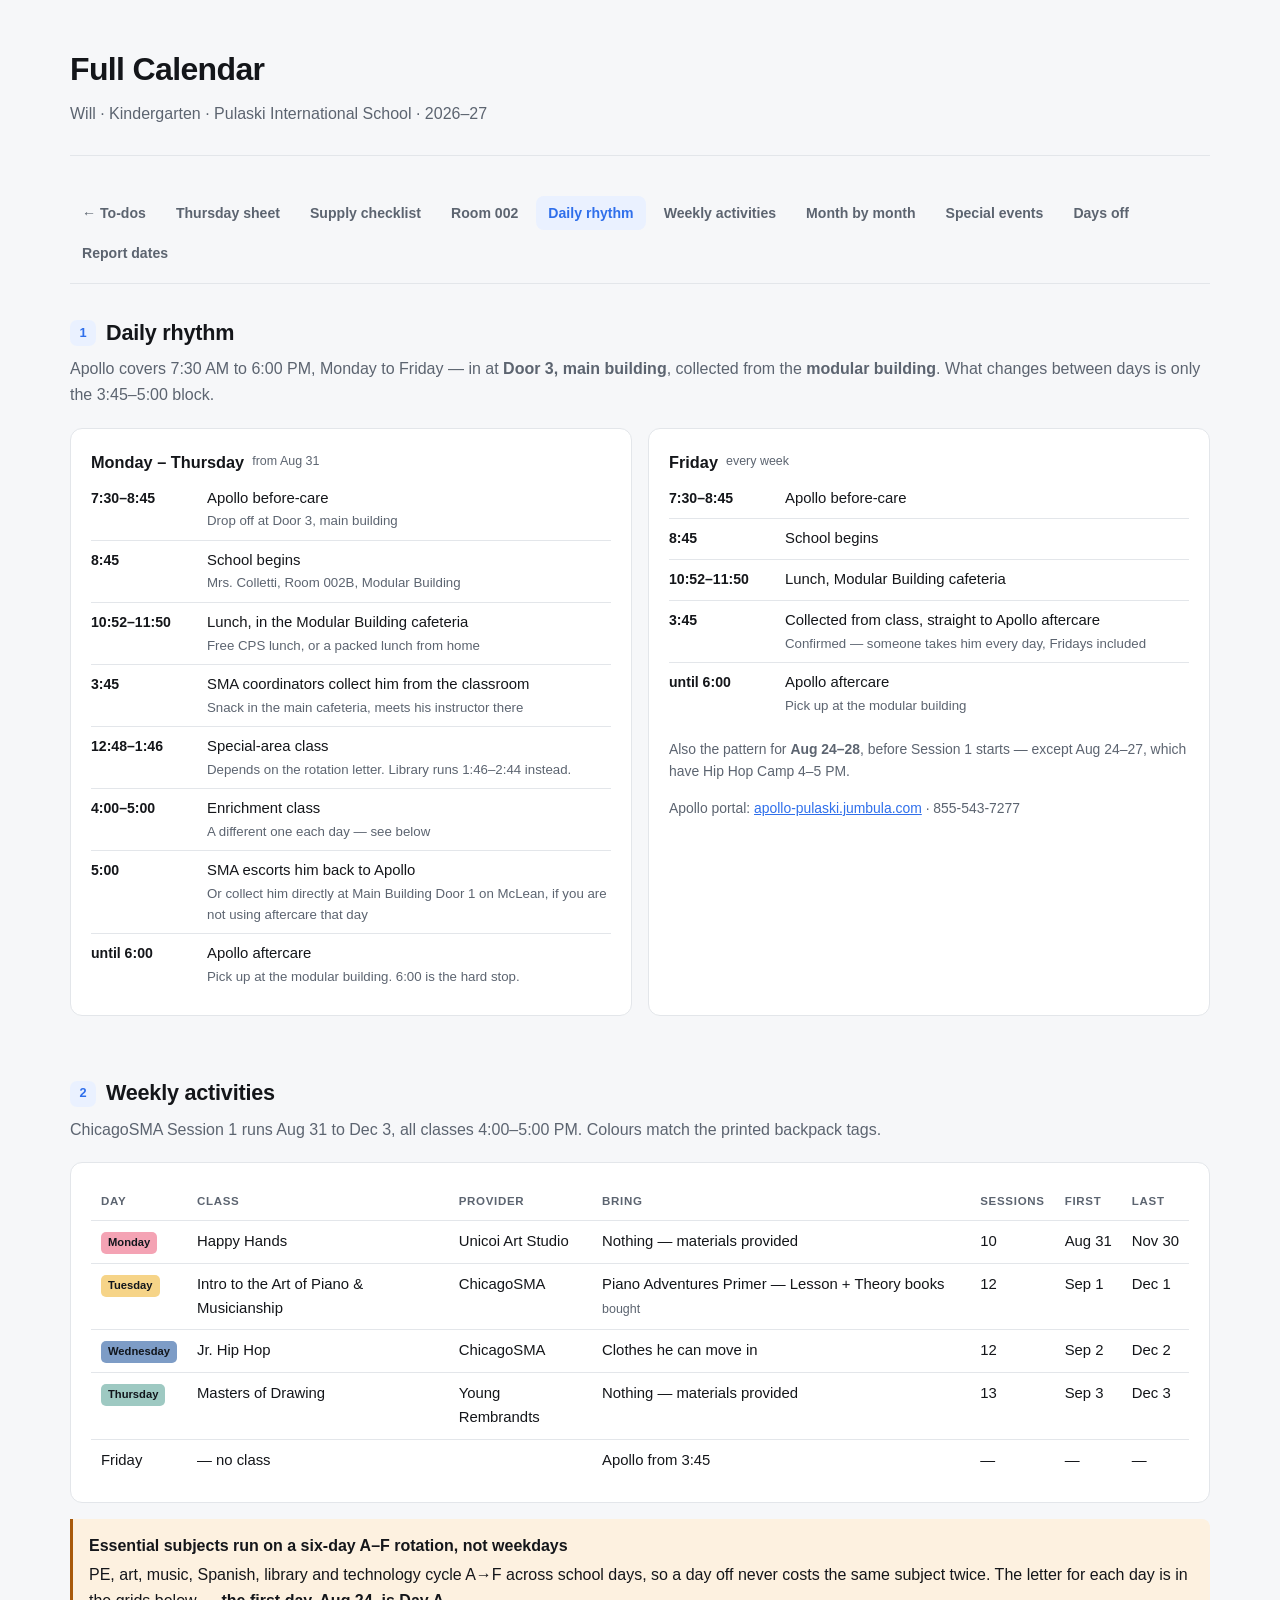
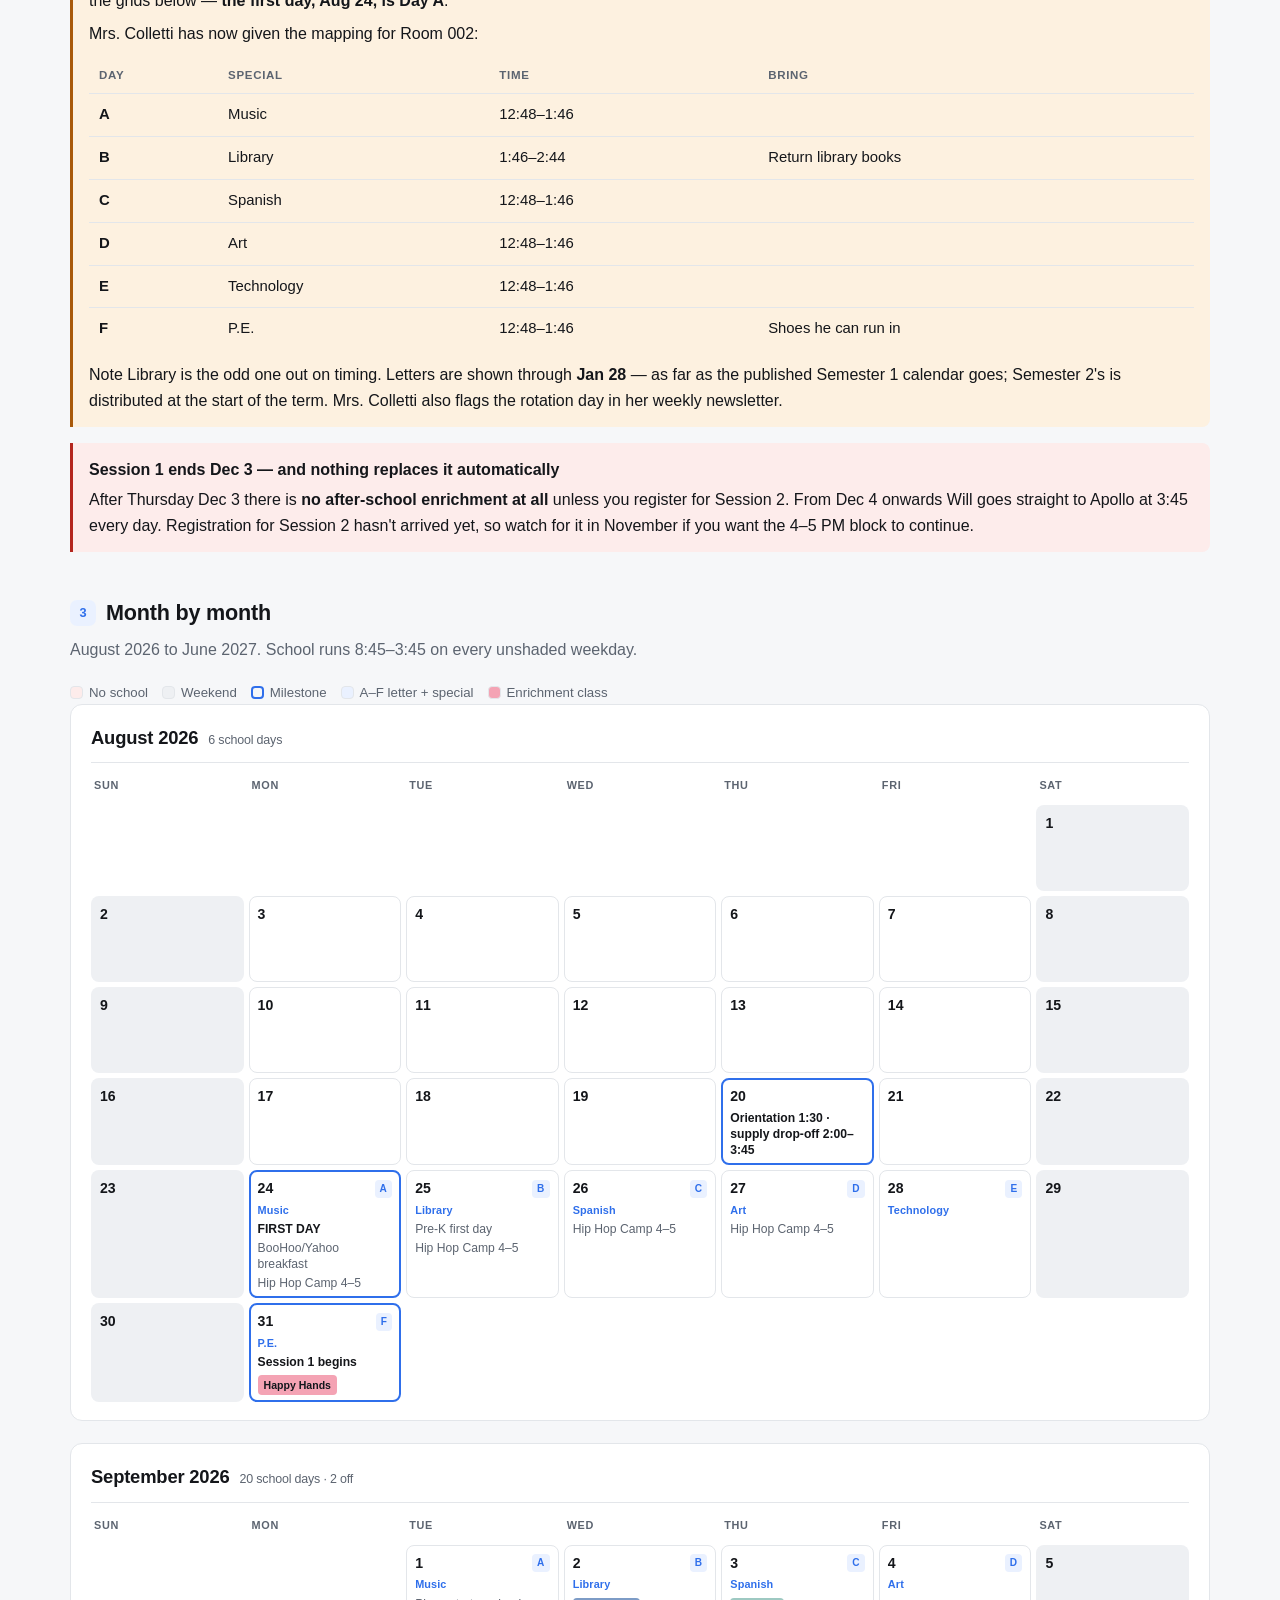
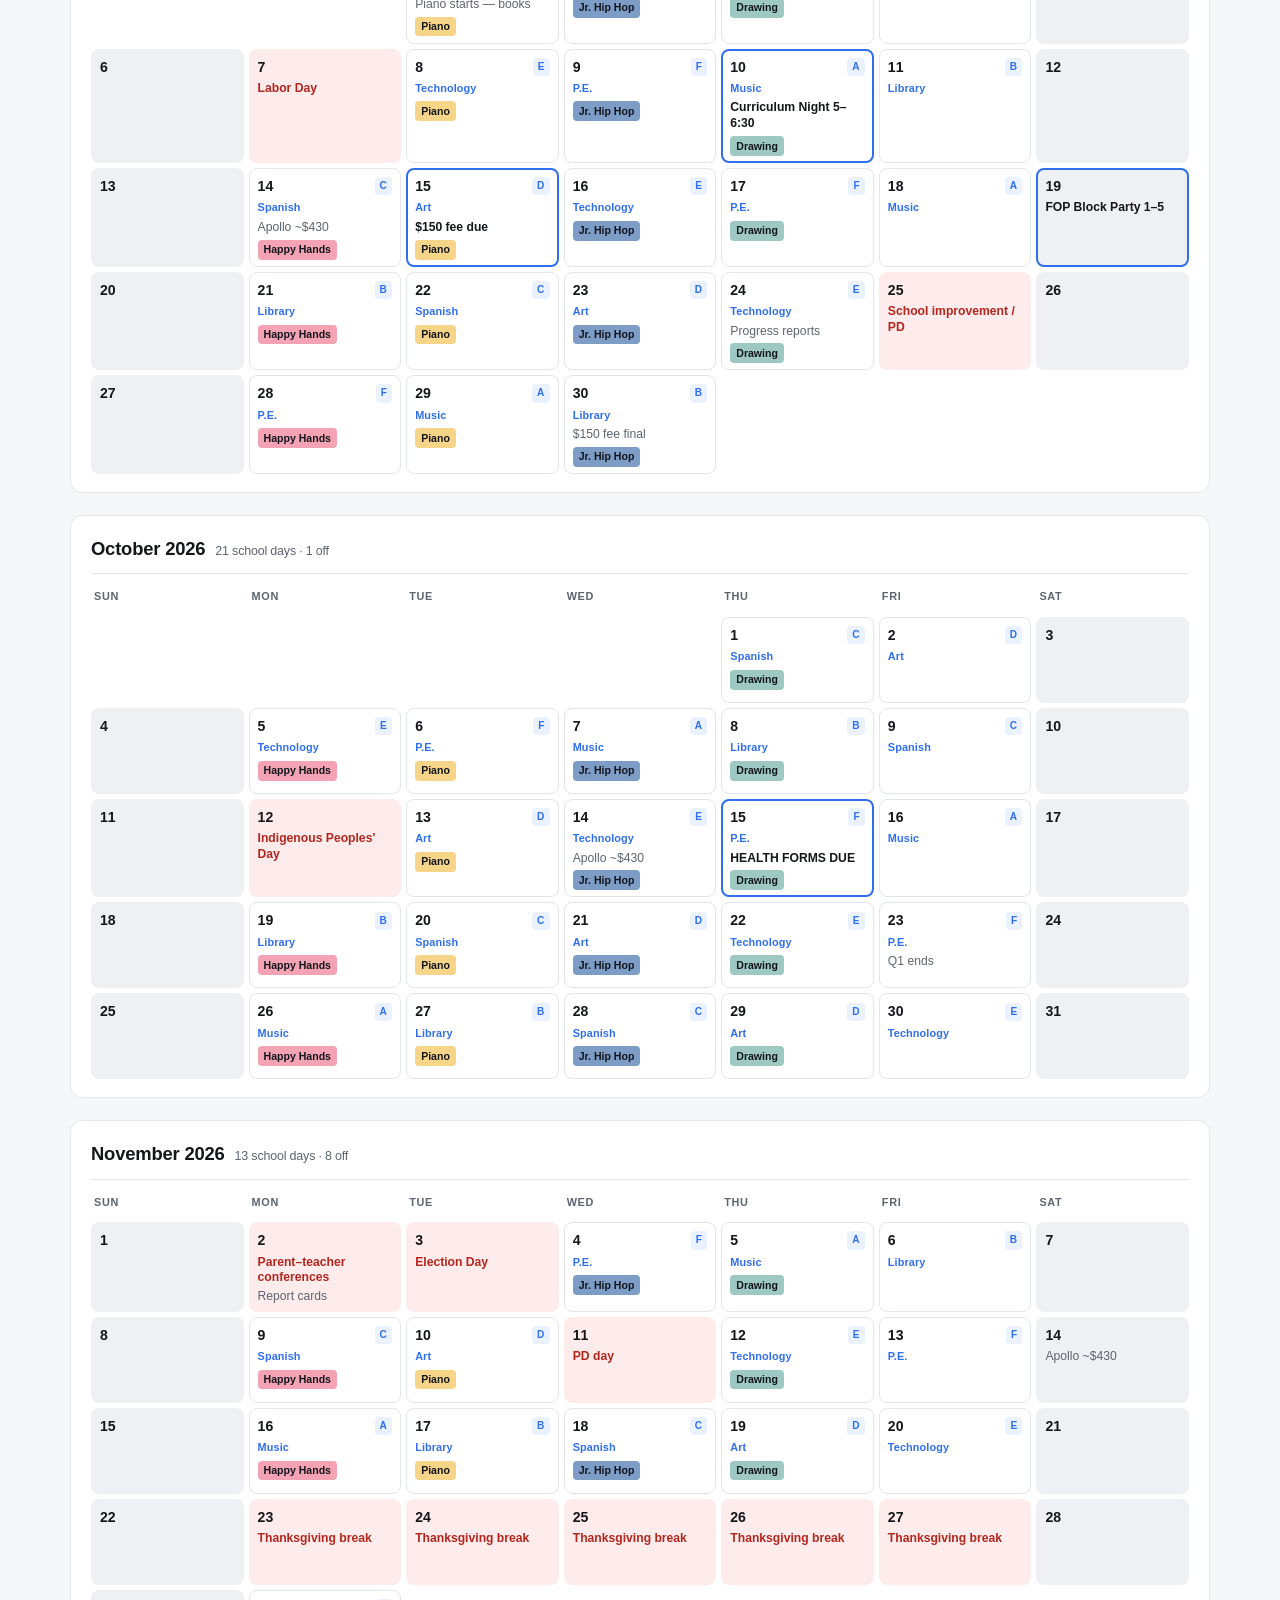
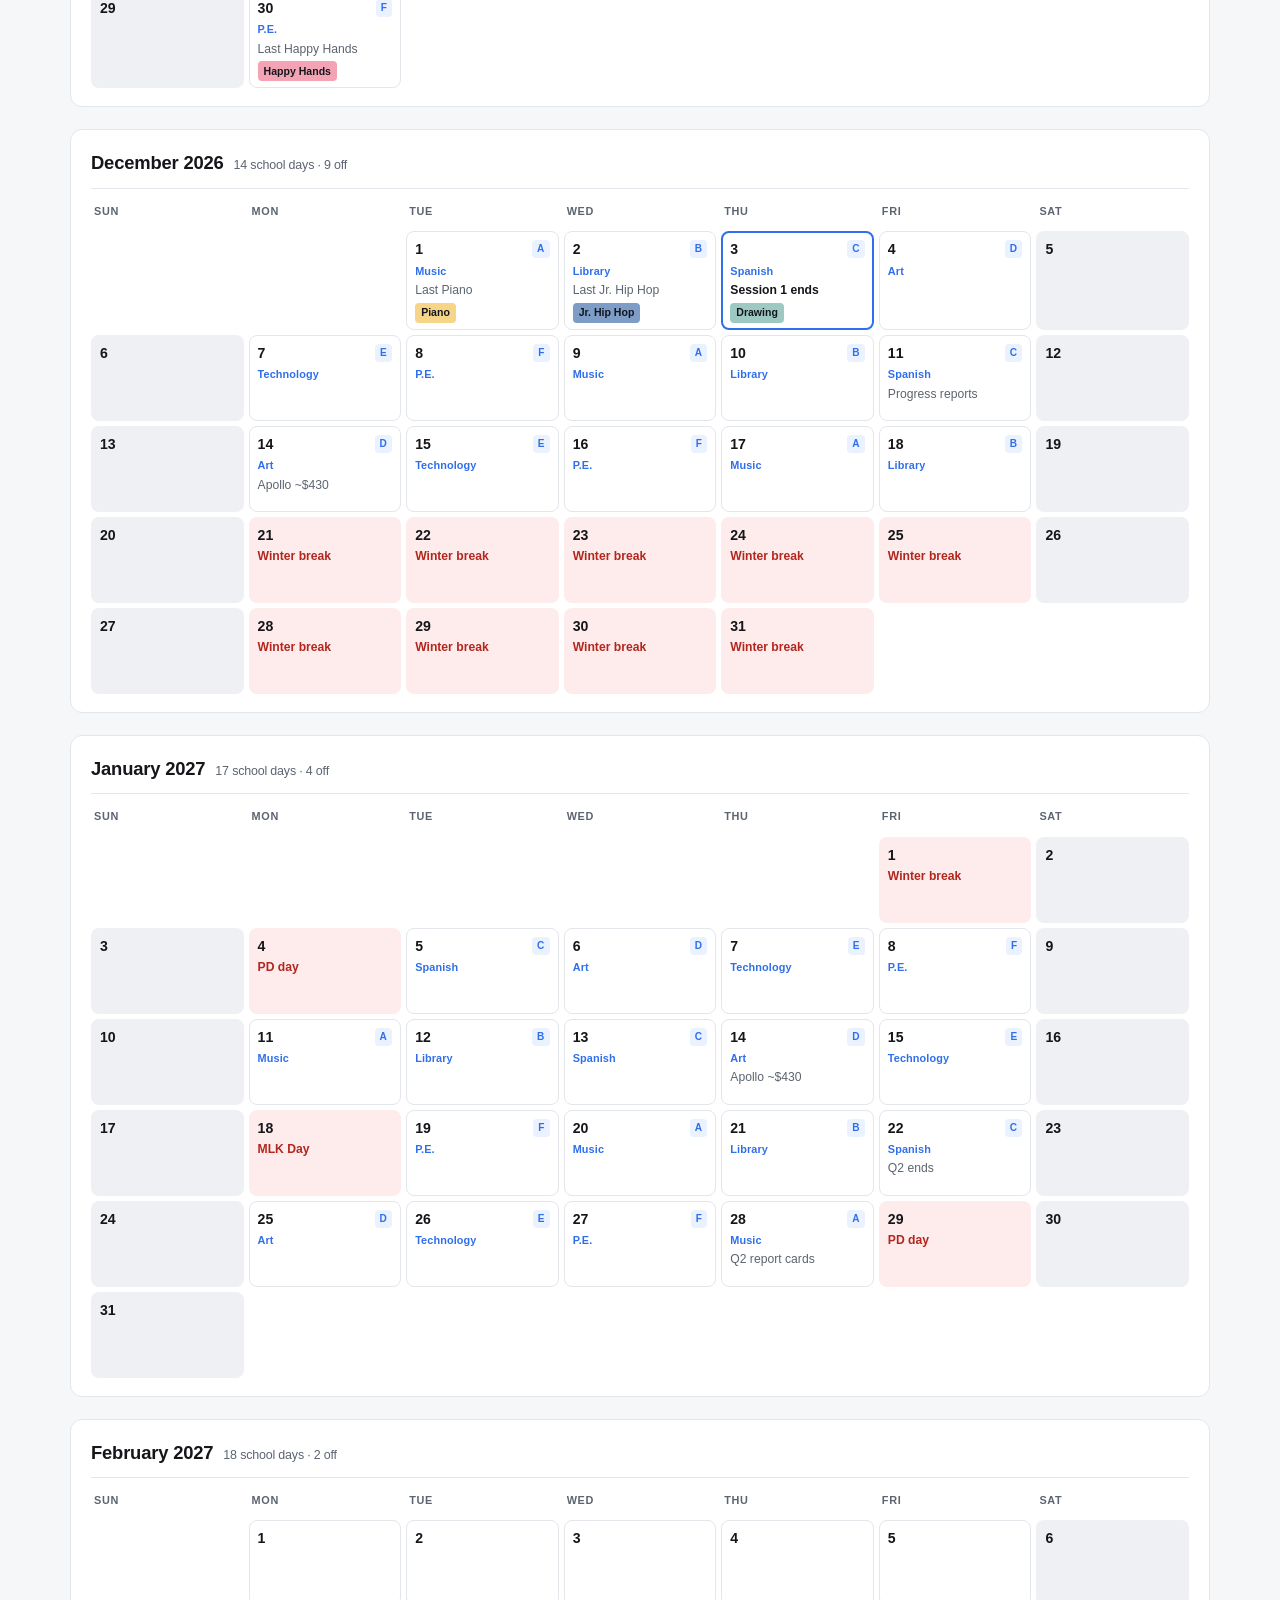
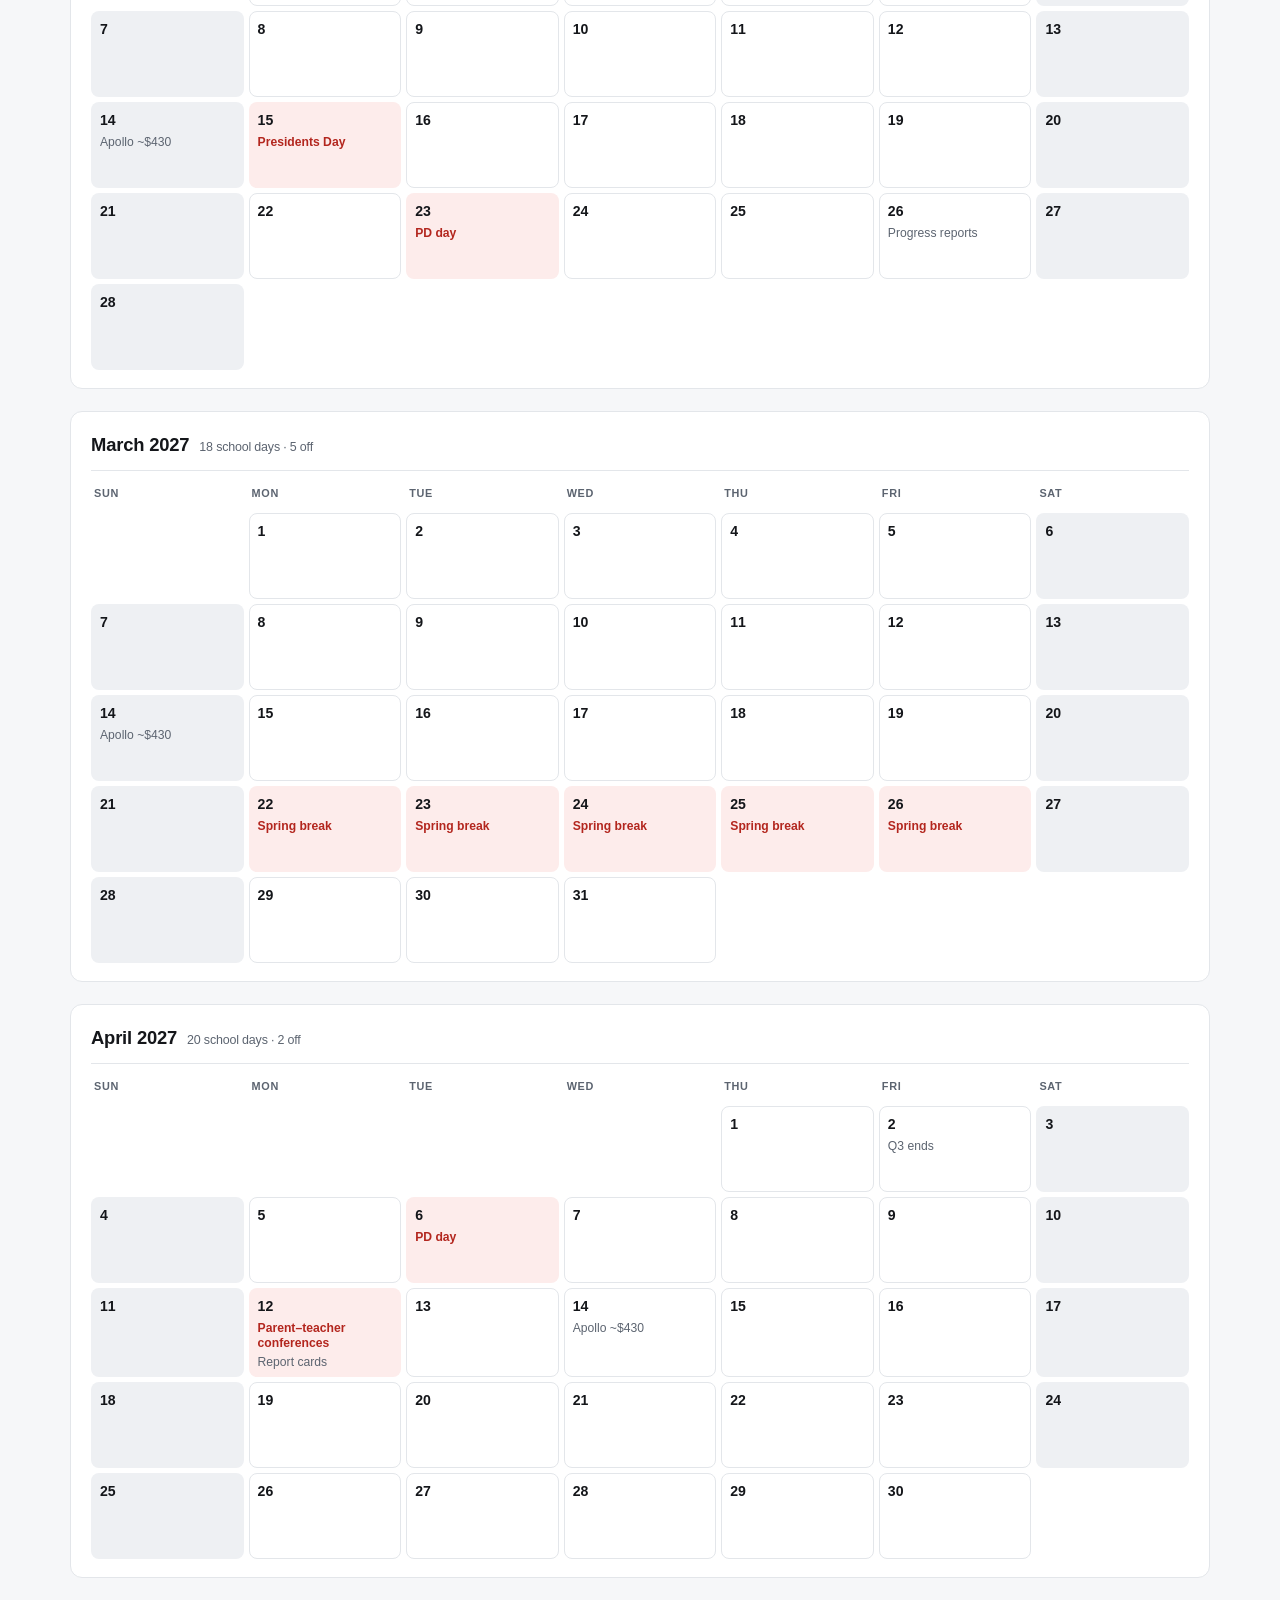
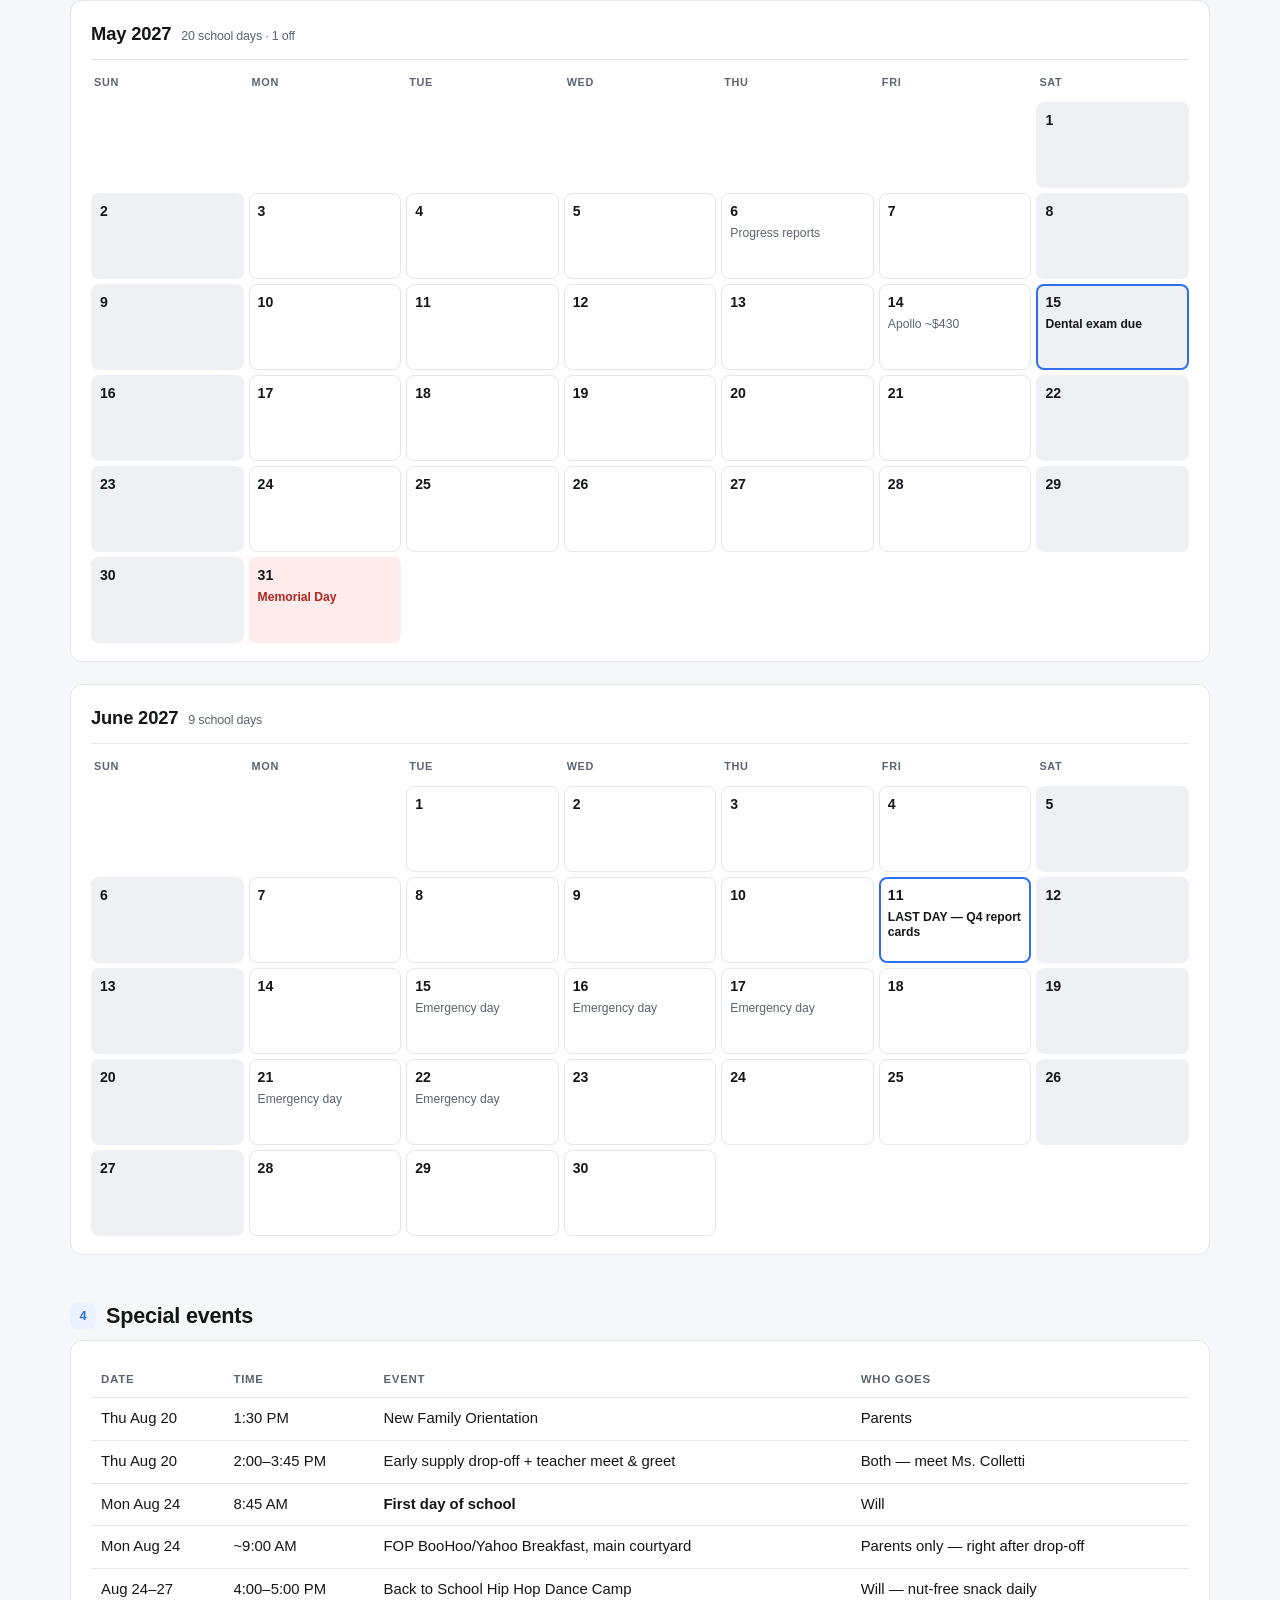
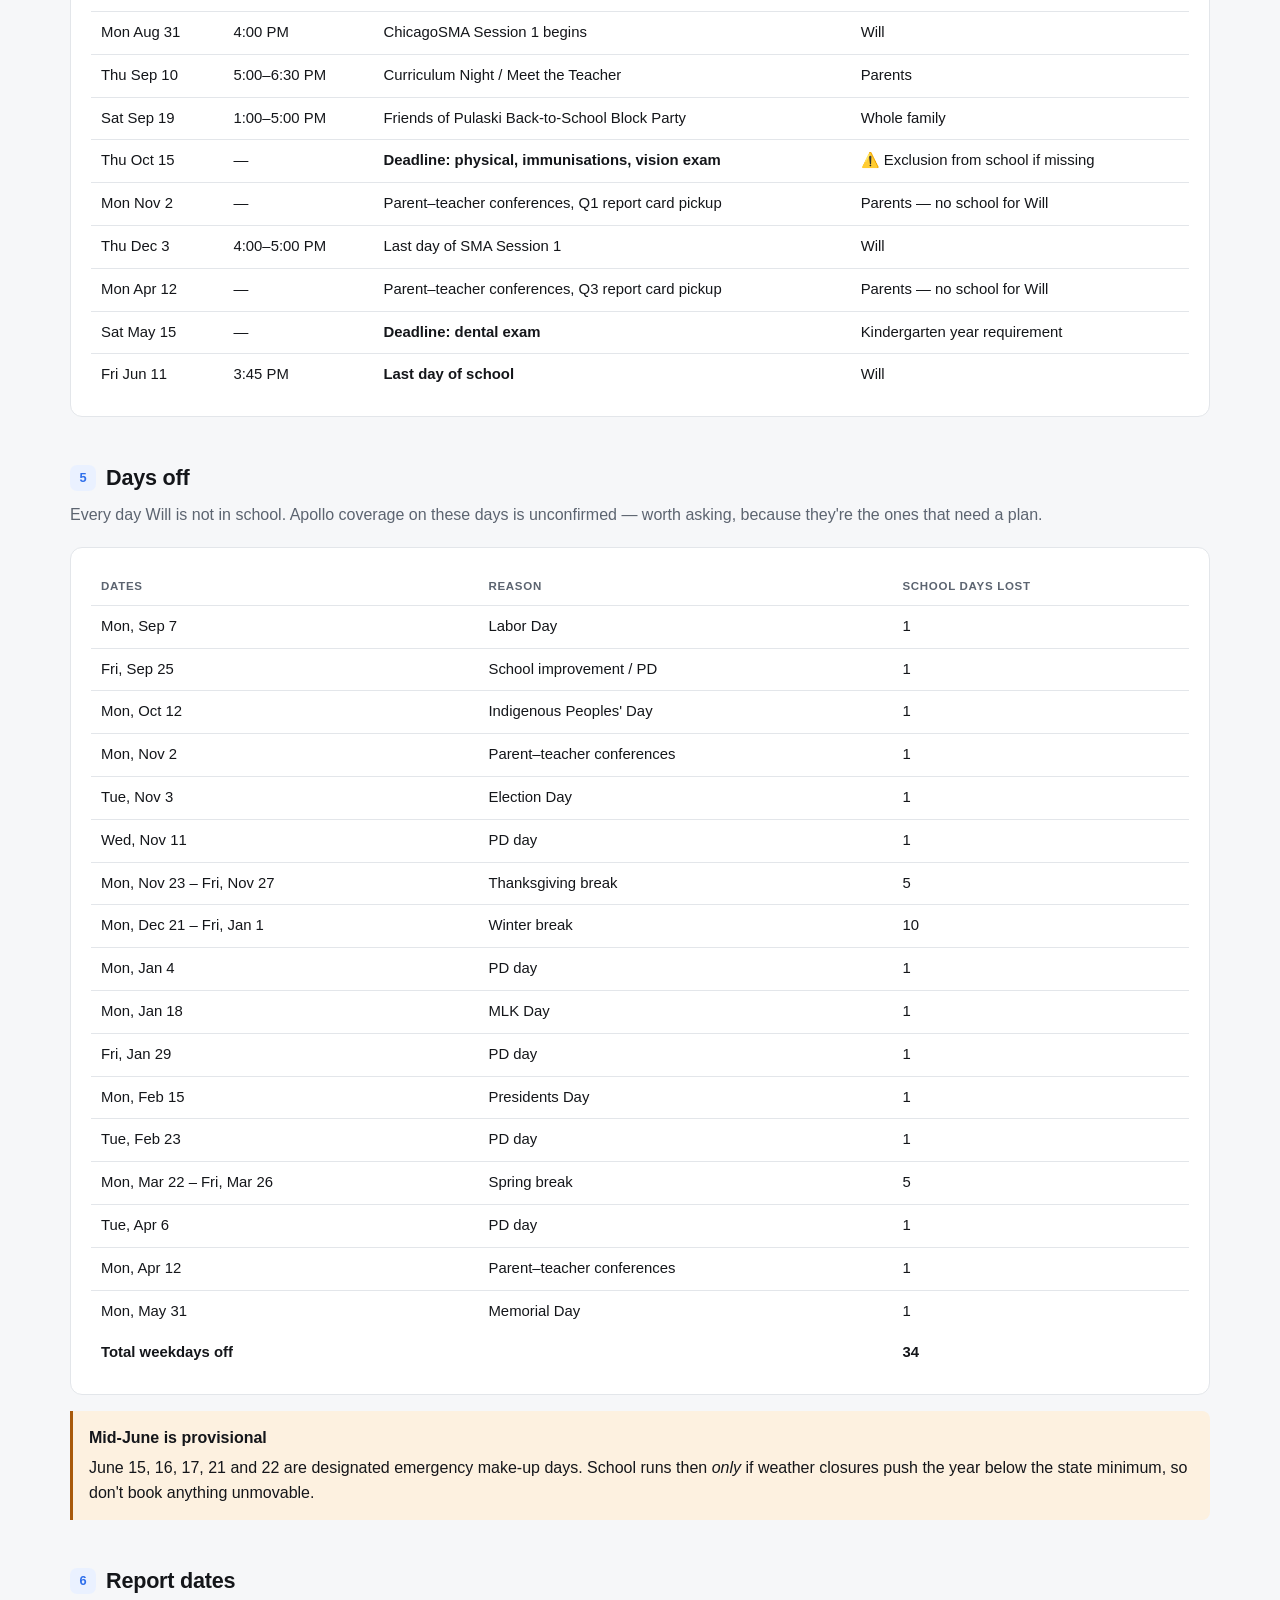
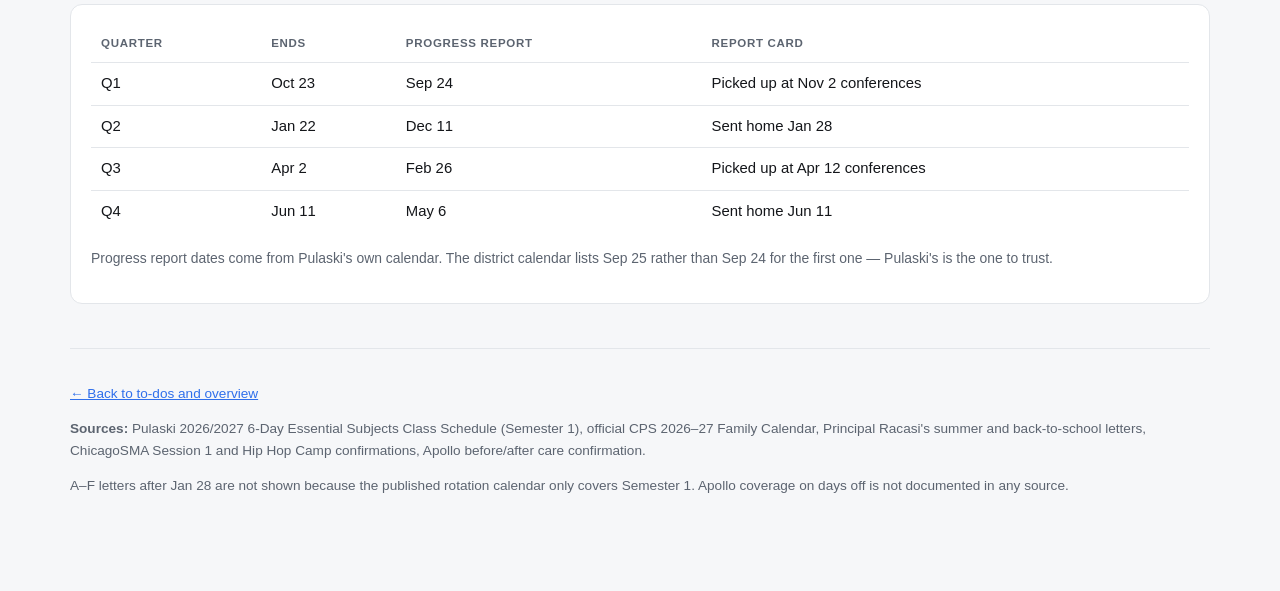
<file: calendar.html>
<!DOCTYPE html>
<html lang="en">
<head>
<meta charset="utf-8">
<meta name="viewport" content="width=device-width, initial-scale=1">
<meta name="robots" content="noindex, nofollow">
<title>Full Calendar — Will's Kindergarten 2026–27</title>
<link rel="stylesheet" href="style.css">
</head>
<body>
<div class="wrap wide">

<header>
  <h1>Full Calendar</h1>
  <p class="sub">Will &middot; Kindergarten &middot; Pulaski International School &middot; 2026–27</p>
</header>

<nav><ul>
  <li><a href="index.html">&larr; To-dos</a></li>
  <li><a href="meet-and-greet.html">Thursday sheet</a></li>
  <li><a href="supplies.html">Supply checklist</a></li>
  <li><a href="classroom.html">Room 002</a></li>
  <li><a href="#rhythm" class="here">Daily rhythm</a></li>
  <li><a href="#week">Weekly activities</a></li>
  <li><a href="#year">Month by month</a></li>
  <li><a href="#events">Special events</a></li>
  <li><a href="#off">Days off</a></li>
  <li><a href="#reports">Report dates</a></li>
</ul></nav>

<section id="rhythm">
  <h2><span class="n">1</span> Daily rhythm</h2>
  <p class="lede">Apollo covers 7:30 AM to 6:00 PM, Monday to Friday — in at <strong>Door 3, main building</strong>, collected from the <strong>modular building</strong>. What changes between days is only the 3:45–5:00 block.</p>

  <div class="rhythm">
    <div class="card">
      <h3>Monday – Thursday <span class="pill">from Aug 31</span></h3>
      <ul class="tl">
        <li><span class="t">7:30–8:45</span><span class="d">Apollo before-care<small>Drop off at Door 3, main building</small></span></li>
        <li><span class="t">8:45</span><span class="d">School begins<small>Mrs. Colletti, Room 002B, Modular Building</small></span></li>
        <li><span class="t">10:52–11:50</span><span class="d">Lunch, in the Modular Building cafeteria<small>Free CPS lunch, or a packed lunch from home</small></span></li>
        <li><span class="t">3:45</span><span class="d">SMA coordinators collect him from the classroom<small>Snack in the main cafeteria, meets his instructor there</small></span></li>
        <li><span class="t">12:48–1:46</span><span class="d">Special-area class<small>Depends on the rotation letter. Library runs 1:46–2:44 instead.</small></span></li>
        <li><span class="t">4:00–5:00</span><span class="d">Enrichment class<small>A different one each day — see below</small></span></li>
        <li><span class="t">5:00</span><span class="d">SMA escorts him back to Apollo<small>Or collect him directly at Main Building Door 1 on McLean, if you are not using aftercare that day</small></span></li>
        <li><span class="t">until 6:00</span><span class="d">Apollo aftercare<small>Pick up at the modular building. 6:00 is the hard stop.</small></span></li>
      </ul>
    </div>

    <div class="card">
      <h3>Friday <span class="pill">every week</span></h3>
      <ul class="tl">
        <li><span class="t">7:30–8:45</span><span class="d">Apollo before-care</span></li>
        <li><span class="t">8:45</span><span class="d">School begins</span></li>
        <li><span class="t">10:52–11:50</span><span class="d">Lunch, Modular Building cafeteria</span></li>
        <li><span class="t">3:45</span><span class="d">Collected from class, straight to Apollo aftercare<small>Confirmed — someone takes him every day, Fridays included</small></span></li>
        <li><span class="t">until 6:00</span><span class="d">Apollo aftercare<small>Pick up at the modular building</small></span></li>
      </ul>
      <p class="meta" style="margin-top:14px">Also the pattern for <strong>Aug 24–28</strong>, before Session 1 starts — except Aug 24–27, which have Hip Hop Camp 4–5 PM.</p>
      <p class="meta" style="margin-top:10px">Apollo portal: <a href="https://apollo-pulaski.jumbula.com/">apollo-pulaski.jumbula.com</a> &middot; 855-543-7277</p>
    </div>
  </div>
</section>

<section id="week">
  <h2><span class="n">2</span> Weekly activities</h2>
  <p class="lede">ChicagoSMA Session 1 runs Aug 31 to Dec 3, all classes 4:00–5:00 PM. Colours match the printed backpack tags.</p>
  <div class="card">
    <table>
      <thead><tr><th>Day</th><th>Class</th><th>Provider</th><th>Bring</th><th>Sessions</th><th>First</th><th>Last</th></tr></thead>
      <tbody>
        <tr><td><span class="chip mon">Monday</span></td><td>Happy Hands</td><td>Unicoi Art Studio</td><td>Nothing — materials provided</td><td class="num">10</td><td class="num">Aug 31</td><td class="num">Nov 30</td></tr>
        <tr><td><span class="chip tue">Tuesday</span></td><td>Intro to the Art of Piano &amp; Musicianship</td><td>ChicagoSMA</td><td>Piano Adventures Primer — Lesson + Theory books <span class="pill">bought</span></td><td class="num">12</td><td class="num">Sep 1</td><td class="num">Dec 1</td></tr>
        <tr><td><span class="chip wed">Wednesday</span></td><td>Jr. Hip Hop</td><td>ChicagoSMA</td><td>Clothes he can move in</td><td class="num">12</td><td class="num">Sep 2</td><td class="num">Dec 2</td></tr>
        <tr><td><span class="chip thu">Thursday</span></td><td>Masters of Drawing</td><td>Young Rembrandts</td><td>Nothing — materials provided</td><td class="num">13</td><td class="num">Sep 3</td><td class="num">Dec 3</td></tr>
        <tr><td>Friday</td><td colspan="2">— no class</td><td>Apollo from 3:45</td><td class="num">—</td><td class="num">—</td><td class="num">—</td></tr>
      </tbody>
    </table>
  </div>

  <div class="callout">
    <p><span class="h">Essential subjects run on a six-day A–F rotation, not weekdays</span>
    PE, art, music, Spanish, library and technology cycle A→F across school days, so a day off never costs the same subject twice. The letter for each day is in the grids below — <strong>the first day, Aug 24, is Day A</strong>.</p>
    <p>Mrs. Colletti has now given the mapping for Room 002:</p>
    <table style="margin-top:10px">
      <thead><tr><th>Day</th><th>Special</th><th>Time</th><th>Bring</th></tr></thead>
      <tbody>
        <tr><td><strong>A</strong></td><td>Music</td><td class="num">12:48–1:46</td><td></td></tr>
        <tr><td><strong>B</strong></td><td>Library</td><td class="num">1:46–2:44</td><td>Return library books</td></tr>
        <tr><td><strong>C</strong></td><td>Spanish</td><td class="num">12:48–1:46</td><td></td></tr>
        <tr><td><strong>D</strong></td><td>Art</td><td class="num">12:48–1:46</td><td></td></tr>
        <tr><td><strong>E</strong></td><td>Technology</td><td class="num">12:48–1:46</td><td></td></tr>
        <tr><td><strong>F</strong></td><td>P.E.</td><td class="num">12:48–1:46</td><td>Shoes he can run in</td></tr>
      </tbody>
    </table>
    <p style="margin-top:12px">Note Library is the odd one out on timing. Letters are shown through <strong>Jan 28</strong> — as far as the published Semester 1 calendar goes; Semester 2's is distributed at the start of the term. Mrs. Colletti also flags the rotation day in her weekly newsletter.</p>
  </div>

  <div class="callout stop">
    <p><span class="h">Session 1 ends Dec 3 — and nothing replaces it automatically</span>
    After Thursday Dec 3 there is <strong>no after-school enrichment at all</strong> unless you register for Session 2. From Dec 4 onwards Will goes straight to Apollo at 3:45 every day. Registration for Session 2 hasn't arrived yet, so watch for it in November if you want the 4–5 PM block to continue.</p>
  </div>
</section>

<section id="year">
  <h2><span class="n">3</span> Month by month</h2>
  <p class="lede">August 2026 to June 2027. School runs 8:45–3:45 on every unshaded weekday.</p>
  <div class="legend">
    <span><i class="sw" style="background:var(--stop-soft)"></i> No school</span>
    <span><i class="sw" style="background:var(--off)"></i> Weekend</span>
    <span><i class="sw" style="border-color:var(--accent);border-width:2px"></i> Milestone</span>
    <span><i class="sw" style="background:var(--accent-soft)"></i> A–F letter + special</span>
    <span><i class="sw" style="background:var(--mon)"></i> Enrichment class</span>
  </div>
  <div class="months" id="months"></div>
</section>

<section id="events">
  <h2><span class="n">4</span> Special events</h2>
  <div class="card">
    <table>
      <thead><tr><th>Date</th><th>Time</th><th>Event</th><th>Who goes</th></tr></thead>
      <tbody>
        <tr><td class="num">Thu Aug 20</td><td class="num">1:30 PM</td><td>New Family Orientation</td><td>Parents</td></tr>
        <tr><td class="num">Thu Aug 20</td><td class="num">2:00–3:45 PM</td><td>Early supply drop-off + teacher meet &amp; greet</td><td>Both — meet Ms. Colletti</td></tr>
        <tr><td class="num">Mon Aug 24</td><td class="num">8:45 AM</td><td><strong>First day of school</strong></td><td>Will</td></tr>
        <tr><td class="num">Mon Aug 24</td><td class="num">~9:00 AM</td><td>FOP BooHoo/Yahoo Breakfast, main courtyard</td><td>Parents only — right after drop-off</td></tr>
        <tr><td class="num">Aug 24–27</td><td class="num">4:00–5:00 PM</td><td>Back to School Hip Hop Dance Camp</td><td>Will — nut-free snack daily</td></tr>
        <tr><td class="num">Mon Aug 31</td><td class="num">4:00 PM</td><td>ChicagoSMA Session 1 begins</td><td>Will</td></tr>
        <tr><td class="num">Thu Sep 10</td><td class="num">5:00–6:30 PM</td><td>Curriculum Night / Meet the Teacher</td><td>Parents</td></tr>
        <tr><td class="num">Sat Sep 19</td><td class="num">1:00–5:00 PM</td><td>Friends of Pulaski Back-to-School Block Party</td><td>Whole family</td></tr>
        <tr><td class="num">Thu Oct 15</td><td class="num">—</td><td><strong>Deadline: physical, immunisations, vision exam</strong></td><td>⚠️ Exclusion from school if missing</td></tr>
        <tr><td class="num">Mon Nov 2</td><td class="num">—</td><td>Parent–teacher conferences, Q1 report card pickup</td><td>Parents — no school for Will</td></tr>
        <tr><td class="num">Thu Dec 3</td><td class="num">4:00–5:00 PM</td><td>Last day of SMA Session 1</td><td>Will</td></tr>
        <tr><td class="num">Mon Apr 12</td><td class="num">—</td><td>Parent–teacher conferences, Q3 report card pickup</td><td>Parents — no school for Will</td></tr>
        <tr><td class="num">Sat May 15</td><td class="num">—</td><td><strong>Deadline: dental exam</strong></td><td>Kindergarten year requirement</td></tr>
        <tr><td class="num">Fri Jun 11</td><td class="num">3:45 PM</td><td><strong>Last day of school</strong></td><td>Will</td></tr>
      </tbody>
    </table>
  </div>
</section>

<section id="off">
  <h2><span class="n">5</span> Days off</h2>
  <p class="lede">Every day Will is not in school. Apollo coverage on these days is unconfirmed — worth asking, because they're the ones that need a plan.</p>
  <div class="card"><table id="offtable"></table></div>
  <div class="callout">
    <p><span class="h">Mid-June is provisional</span>
    June 15, 16, 17, 21 and 22 are designated emergency make-up days. School runs then <em>only</em> if weather closures push the year below the state minimum, so don't book anything unmovable.</p>
  </div>
</section>

<section id="reports">
  <h2><span class="n">6</span> Report dates</h2>
  <div class="card">
    <table>
      <thead><tr><th>Quarter</th><th>Ends</th><th>Progress report</th><th>Report card</th></tr></thead>
      <tbody>
        <tr><td>Q1</td><td class="num">Oct 23</td><td class="num">Sep 24</td><td>Picked up at Nov 2 conferences</td></tr>
        <tr><td>Q2</td><td class="num">Jan 22</td><td class="num">Dec 11</td><td>Sent home Jan 28</td></tr>
        <tr><td>Q3</td><td class="num">Apr 2</td><td class="num">Feb 26</td><td>Picked up at Apr 12 conferences</td></tr>
        <tr><td>Q4</td><td class="num">Jun 11</td><td class="num">May 6</td><td>Sent home Jun 11</td></tr>
      </tbody>
    </table>
    <p class="meta" style="margin-top:14px">Progress report dates come from Pulaski's own calendar. The district calendar lists Sep 25 rather than Sep 24 for the first one — Pulaski's is the one to trust.</p>
  </div>
</section>

<footer>
  <p><a href="index.html">&larr; Back to to-dos and overview</a></p>
  <p><strong>Sources:</strong> Pulaski 2026/2027 6-Day Essential Subjects Class Schedule (Semester 1), official CPS 2026–27 Family Calendar, Principal Racasi's summer and back-to-school letters, ChicagoSMA Session 1 and Hip Hop Camp confirmations, Apollo before/after care confirmation.</p>
  <p>A–F letters after Jan 28 are not shown because the published rotation calendar only covers Semester 1. Apollo coverage on days off is not documented in any source.</p>
</footer>

</div>

<script>
/* ---------- data ---------- */
const OFF = {};
function off(from, to, label){
  const d = new Date(from+'T12:00:00'), end = new Date((to||from)+'T12:00:00');
  while(d <= end){ OFF[d.toISOString().slice(0,10)] = label; d.setDate(d.getDate()+1); }
}
off('2026-09-07', null, 'Labor Day');
off('2026-09-25', null, 'School improvement / PD');
off('2026-10-12', null, "Indigenous Peoples' Day");
off('2026-11-02', null, 'Parent–teacher conferences');
off('2026-11-03', null, 'Election Day');
off('2026-11-11', null, 'PD day');
off('2026-11-23', '2026-11-27', 'Thanksgiving break');
off('2026-12-21', '2027-01-01', 'Winter break');
off('2027-01-04', null, 'PD day');
off('2027-01-18', null, 'MLK Day');
off('2027-01-29', null, 'PD day');
off('2027-02-15', null, 'Presidents Day');
off('2027-02-23', null, 'PD day');
off('2027-03-22', '2027-03-26', 'Spring break');
off('2027-04-06', null, 'PD day');
off('2027-04-12', null, 'Parent–teacher conferences');
off('2027-05-31', null, 'Memorial Day');

const EV = {
  '2026-08-20':[{t:'Orientation 1:30 · supply drop-off 2:00–3:45',b:1}],
  '2026-08-24':[{t:'FIRST DAY',b:1},{t:'BooHoo/Yahoo breakfast'},{t:'Hip Hop Camp 4–5'}],
  '2026-08-25':[{t:'Pre-K first day'},{t:'Hip Hop Camp 4–5'}],
  '2026-08-26':[{t:'Hip Hop Camp 4–5'}],
  '2026-08-27':[{t:'Hip Hop Camp 4–5'}],
  '2026-08-31':[{t:'Session 1 begins',b:1}],
  '2026-09-01':[{t:'Piano starts — books'}],
  '2026-09-10':[{t:'Curriculum Night 5–6:30',b:1}],
  '2026-09-14':[{t:'Apollo ~$430'}],
  '2026-09-15':[{t:'$150 fee due',b:1}],
  '2026-09-19':[{t:'FOP Block Party 1–5',b:1}],
  '2026-09-24':[{t:'Progress reports'}],
  '2026-09-30':[{t:'$150 fee final'}],
  '2026-10-14':[{t:'Apollo ~$430'}],
  '2026-10-15':[{t:'HEALTH FORMS DUE',b:1}],
  '2026-10-23':[{t:'Q1 ends'}],
  '2026-11-02':[{t:'Report cards'}],
  '2026-11-14':[{t:'Apollo ~$430'}],
  '2026-11-30':[{t:'Last Happy Hands'}],
  '2026-12-01':[{t:'Last Piano'}],
  '2026-12-02':[{t:'Last Jr. Hip Hop'}],
  '2026-12-03':[{t:'Session 1 ends',b:1}],
  '2026-12-11':[{t:'Progress reports'}],
  '2026-12-14':[{t:'Apollo ~$430'}],
  '2027-01-14':[{t:'Apollo ~$430'}],
  '2027-01-22':[{t:'Q2 ends'}],
  '2027-01-28':[{t:'Q2 report cards'}],
  '2027-02-14':[{t:'Apollo ~$430'}],
  '2027-02-26':[{t:'Progress reports'}],
  '2027-03-14':[{t:'Apollo ~$430'}],
  '2027-04-02':[{t:'Q3 ends'}],
  '2027-04-12':[{t:'Report cards'}],
  '2027-04-14':[{t:'Apollo ~$430'}],
  '2027-05-06':[{t:'Progress reports'}],
  '2027-05-14':[{t:'Apollo ~$430'}],
  '2027-05-15':[{t:'Dental exam due',b:1}],
  '2027-06-11':[{t:'LAST DAY — Q4 report cards',b:1}],
  '2027-06-15':[{t:'Emergency day'}],
  '2027-06-16':[{t:'Emergency day'}],
  '2027-06-17':[{t:'Emergency day'}],
  '2027-06-21':[{t:'Emergency day'}],
  '2027-06-22':[{t:'Emergency day'}],
};

const SPECIALS = {A:'Music',B:'Library',C:'Spanish',D:'Art',E:'Technology',F:'P.E.'};
const SMA = {1:{n:'Happy Hands',c:'mon'},2:{n:'Piano',c:'tue'},3:{n:'Jr. Hip Hop',c:'wed'},4:{n:'Drawing',c:'thu'}};
const SMA_FROM='2026-08-31', SMA_TO='2026-12-03';

const TERM_START='2026-08-24', TERM_END='2027-06-11', LETTERS_TO='2027-01-28';

/* ---------- derive A–F letters ---------- */
const LTR={}, L='ABCDEF';
(function(){
  let i=0;
  const d=new Date(TERM_START+'T12:00:00'), end=new Date(LETTERS_TO+'T12:00:00');
  while(d<=end){
    const k=d.toISOString().slice(0,10), dow=d.getDay();
    if(dow!==0 && dow!==6 && !OFF[k]){ LTR[k]=L[i%6]; i++; }
    d.setDate(d.getDate()+1);
  }
})();

/* ---------- render months ---------- */
const MN=['January','February','March','April','May','June','July','August','September','October','November','December'];
const box=document.getElementById('months');
const months=[];
for(let y=2026,m=7; !(y===2027&&m===6); m++){ if(m>11){m=0;y++;} months.push([y,m]); }

months.forEach(([y,m])=>{
  const first=new Date(y,m,1), dim=new Date(y,m+1,0).getDate();
  let pad=first.getDay();   // Sunday-first

  // school days vs weekdays off, for the month header
  let inSchool=0, daysOff=0;
  for(let d=1; d<=dim; d++){
    const k=`${y}-${String(m+1).padStart(2,'0')}-${String(d).padStart(2,'0')}`;
    const g=new Date(y,m,d).getDay();
    if(g===0||g===6) continue;
    if(k<TERM_START||k>TERM_END) continue;
    if(OFF[k]) daysOff++; else inSchool++;
  }
  const summary = inSchool
    ? inSchool+' school day'+(inSchool===1?'':'s') + (daysOff? ' · '+daysOff+' off':'')
    : (daysOff? daysOff+' weekday'+(daysOff===1?'':'s')+' off' : 'no school this month');

  let html='<div class="month"><h3>'+MN[m]+' '+y+'<span class="mcount">'+summary+'</span></h3><div class="grid">'
    + ['Sun','Mon','Tue','Wed','Thu','Fri','Sat'].map(d=>'<div class="dow">'+d+'</div>').join('');
  for(let p=0;p<pad;p++) html+='<div class="cell pad"></div>';
  for(let day=1;day<=dim;day++){
    const dt=new Date(y,m,day);
    const k=`${y}-${String(m+1).padStart(2,'0')}-${String(day).padStart(2,'0')}`;
    const dow=dt.getDay(), we=(dow===0||dow===6);
    const inTerm = k>=TERM_START && k<=TERM_END;
    const isOff = !!OFF[k];
    const evs = EV[k]||[];
    const cls=['cell'];
    if(we) cls.push('we'); else if(isOff && inTerm) cls.push('off');
    if(evs.some(e=>e.b)) cls.push('big');
    let inner='<div class="dn"><span>'+day+'</span>';
    if(LTR[k]) inner+='<span class="ltr">'+LTR[k]+'</span>';
    inner+='</div>';
    if(LTR[k] && SPECIALS[LTR[k]]) inner+='<span class="spc">'+SPECIALS[LTR[k]]+'</span>';
    if(isOff && inTerm && !we) inner+='<span class="offlab">'+OFF[k]+'</span>';
    evs.forEach(e=>inner+='<span class="ev'+(e.b?' b':'')+'">'+e.t+'</span>');
    if(!we && !isOff && inTerm && k>=SMA_FROM && k<=SMA_TO && SMA[dow])
      inner+='<span class="sma chip '+SMA[dow].c+'">'+SMA[dow].n+'</span>';
    html+='<div class="'+cls.join(' ')+'">'+inner+'</div>';
  }
  html+='</div></div>';
  box.insertAdjacentHTML('beforeend', html);
});

/* ---------- days-off table ---------- */
(function(){
  const rows=[]; let cur=null;
  Object.keys(OFF).sort().forEach(k=>{
    if(cur && OFF[k]===cur.label){
      const nx=new Date(cur.to+'T12:00:00'); nx.setDate(nx.getDate()+1);
      if(nx.toISOString().slice(0,10)===k){ cur.to=k; return; }
    }
    cur={from:k,to:k,label:OFF[k]}; rows.push(cur);
  });
  const fmt=s=>new Date(s+'T12:00:00').toLocaleDateString('en-US',{weekday:'short',month:'short',day:'numeric'});
  let h='<thead><tr><th>Dates</th><th>Reason</th><th>School days lost</th></tr></thead><tbody>';
  rows.forEach(r=>{
    let n=0; const d=new Date(r.from+'T12:00:00'), e=new Date(r.to+'T12:00:00');
    while(d<=e){ const g=d.getDay(); if(g!==0&&g!==6) n++; d.setDate(d.getDate()+1); }
    h+='<tr><td class="num">'+fmt(r.from)+(r.from!==r.to?' – '+fmt(r.to):'')+'</td><td>'+r.label+'</td><td class="num">'+n+'</td></tr>';
  });
  const total=rows.reduce((a,r)=>{let n=0;const d=new Date(r.from+'T12:00:00'),e=new Date(r.to+'T12:00:00');
    while(d<=e){const g=d.getDay(); if(g!==0&&g!==6)n++; d.setDate(d.getDate()+1);} return a+n;},0);
  h+='</tbody><tfoot><tr><td colspan="2"><strong>Total weekdays off</strong></td><td class="num"><strong>'+total+'</strong></td></tr></tfoot>';
  document.getElementById('offtable').innerHTML=h;
})();
</script>
</body>
</html>
</file>
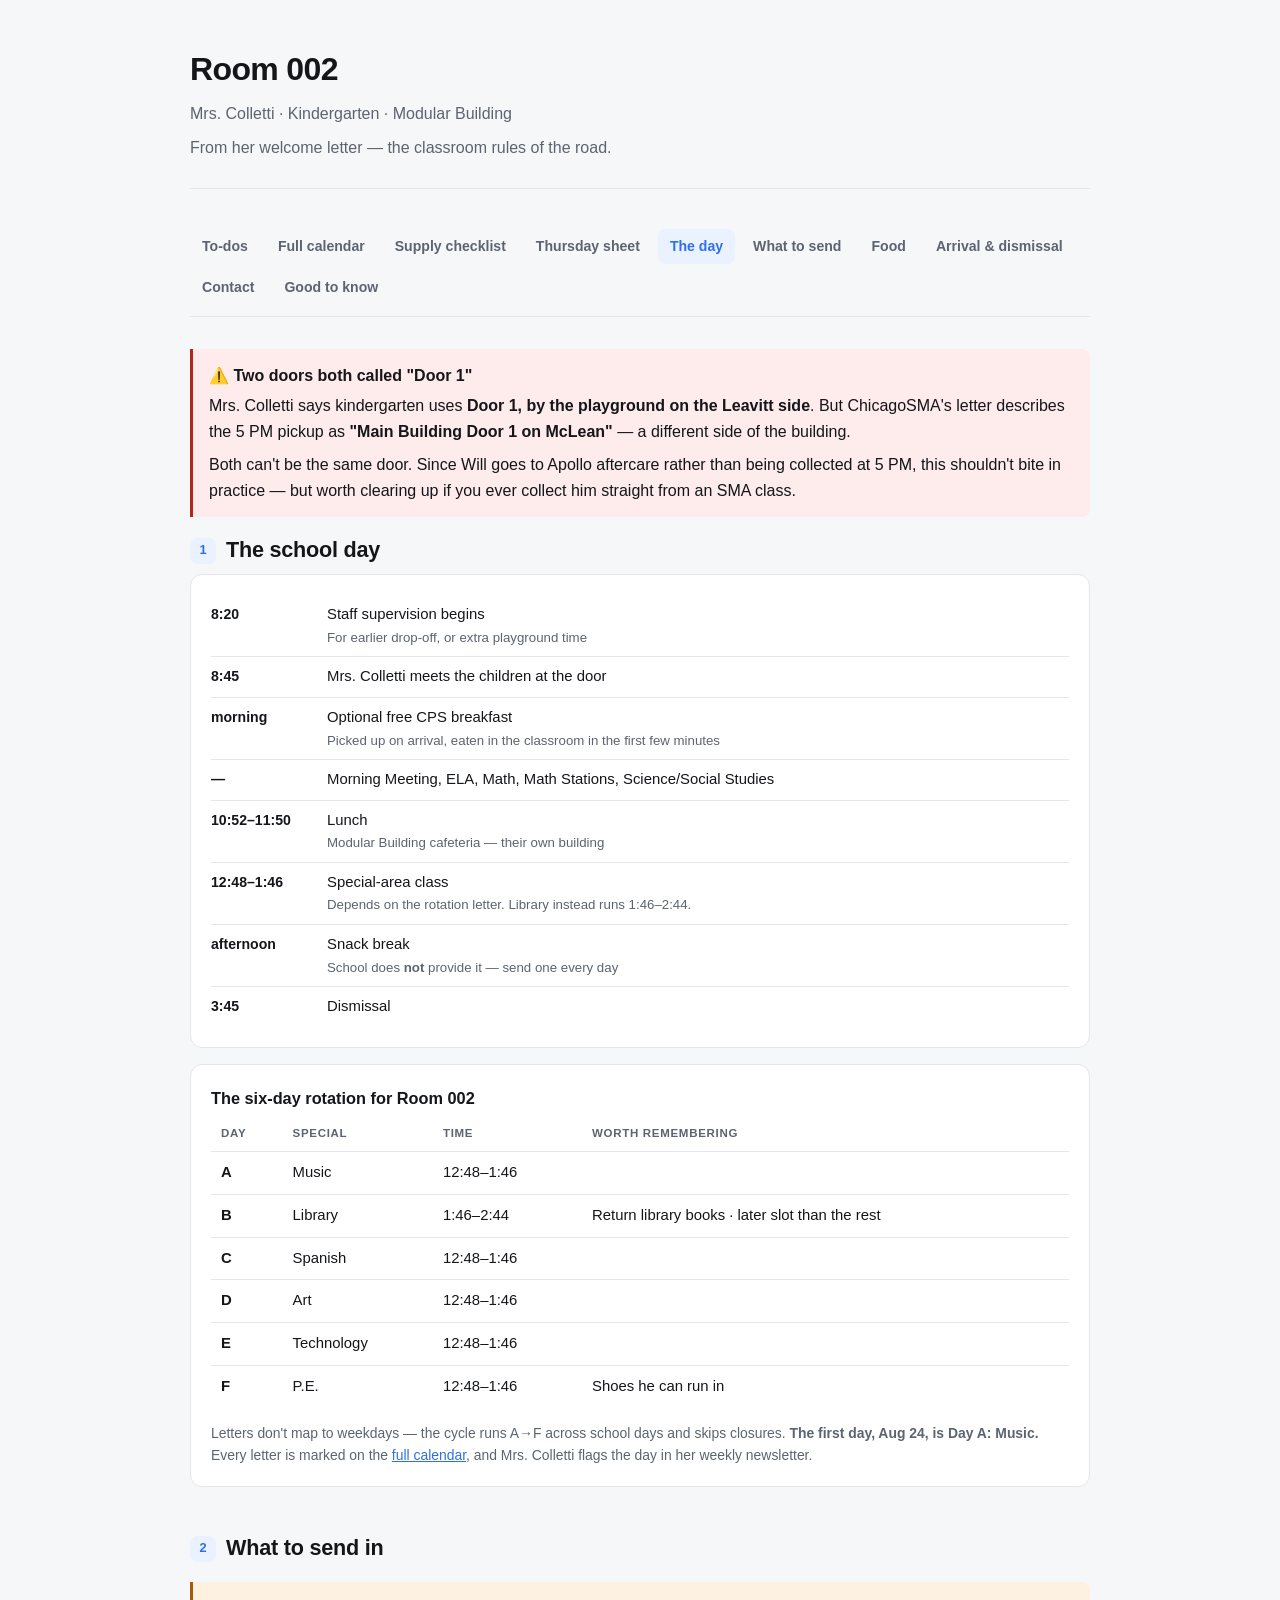
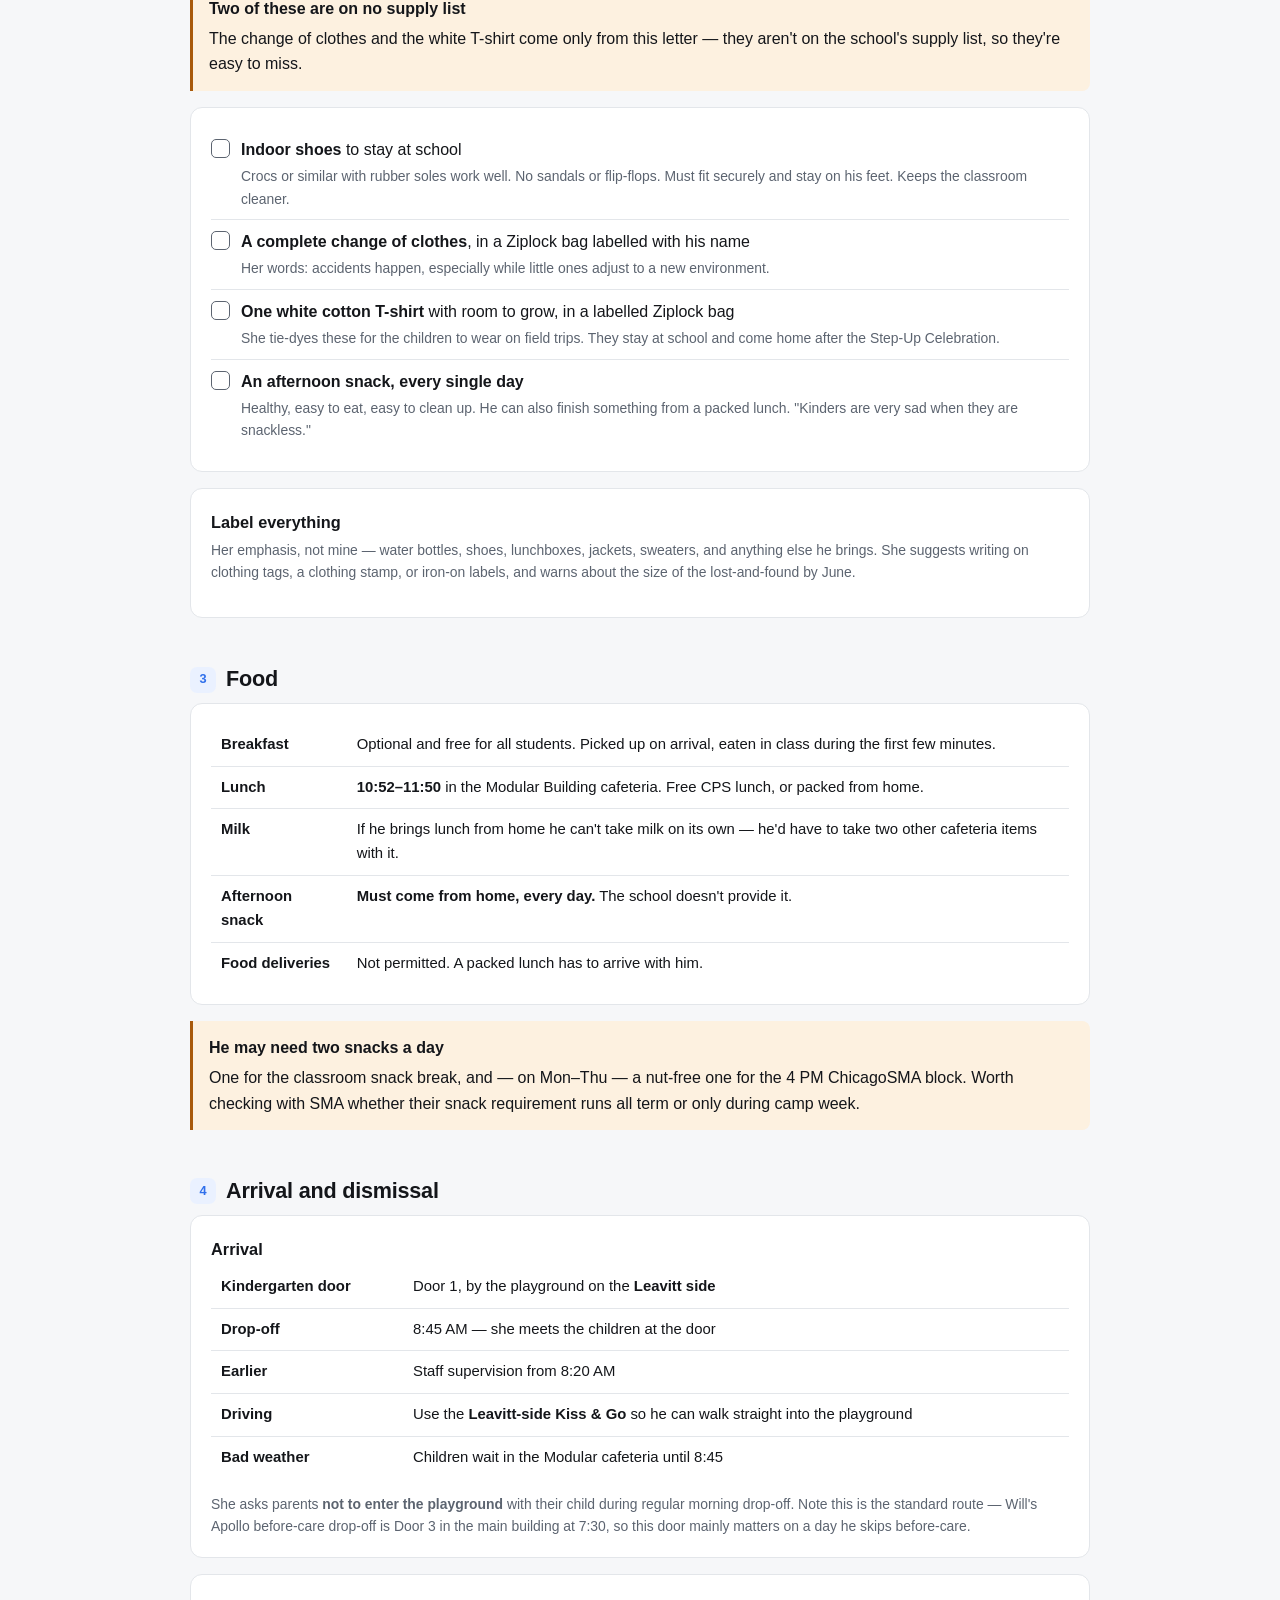
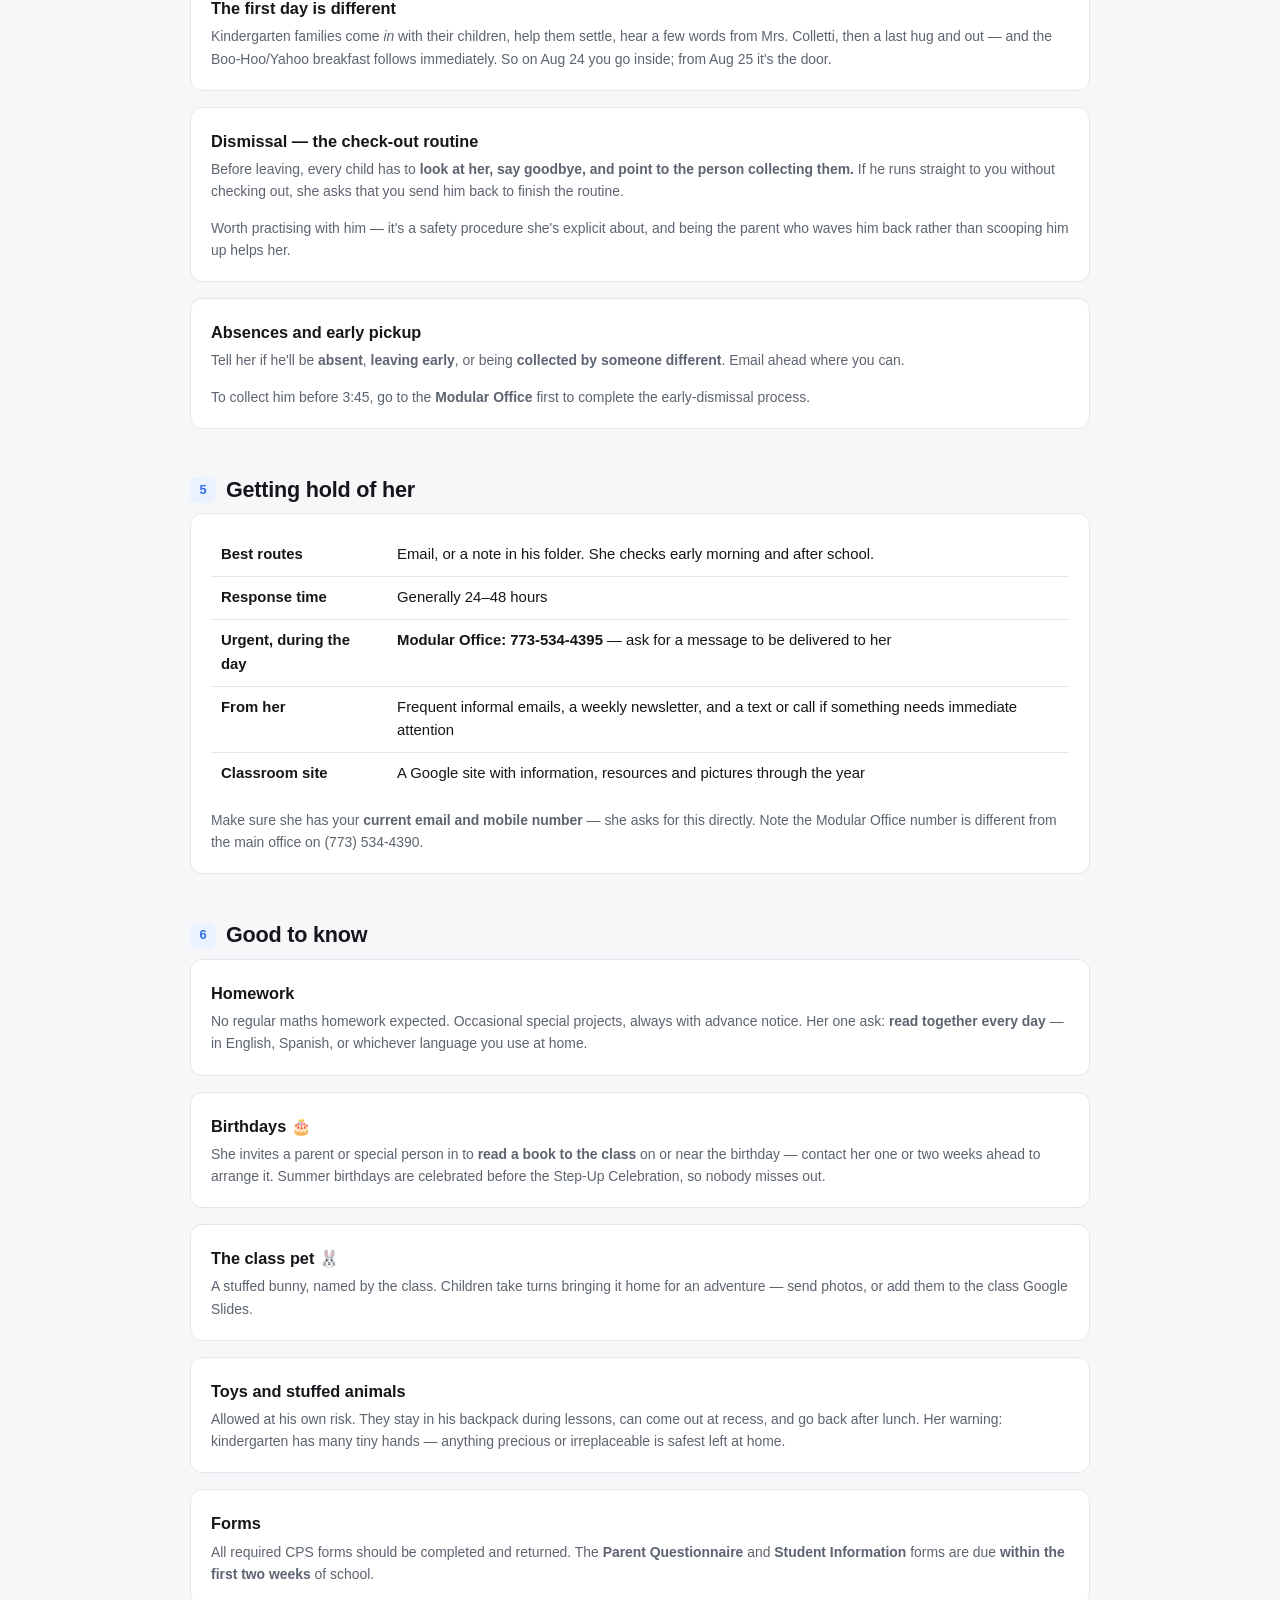
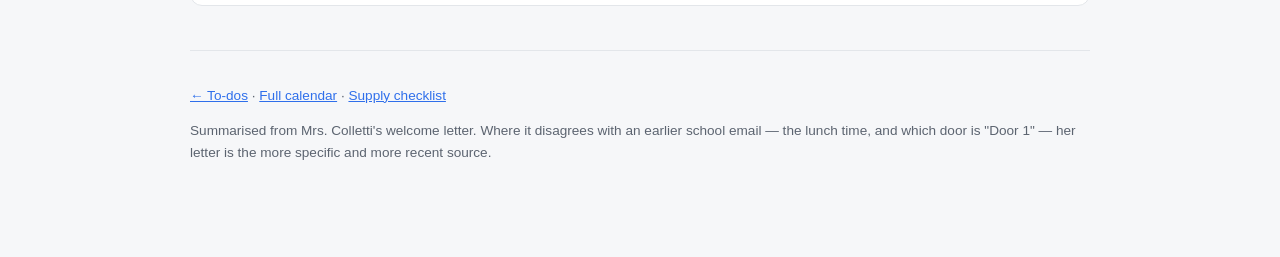
<file: classroom.html>
<!DOCTYPE html>
<html lang="en">
<head>
<meta charset="utf-8">
<meta name="viewport" content="width=device-width, initial-scale=1">
<meta name="robots" content="noindex, nofollow">
<title>Room 002 — Mrs. Colletti's Classroom</title>
<link rel="stylesheet" href="style.css">
</head>
<body>
<div class="wrap">

<header>
  <h1>Room 002</h1>
  <p class="sub">Mrs. Colletti &middot; Kindergarten &middot; Modular Building</p>
  <p class="sub" style="margin-top:8px">From her welcome letter — the classroom rules of the road.</p>
</header>

<nav><ul>
  <li><a href="index.html">To-dos</a></li>
  <li><a href="calendar.html">Full calendar</a></li>
  <li><a href="supplies.html">Supply checklist</a></li>
  <li><a href="meet-and-greet.html">Thursday sheet</a></li>
  <li><a href="#day" class="here">The day</a></li>
  <li><a href="#send">What to send</a></li>
  <li><a href="#food">Food</a></li>
  <li><a href="#doors">Arrival &amp; dismissal</a></li>
  <li><a href="#contact">Contact</a></li>
  <li><a href="#extras">Good to know</a></li>
</ul></nav>

<div class="callout stop">
  <p><span class="h">⚠️ Two doors both called "Door 1"</span>
  Mrs. Colletti says kindergarten uses <strong>Door 1, by the playground on the Leavitt side</strong>. But ChicagoSMA's letter describes the 5 PM pickup as <strong>"Main Building Door 1 on McLean"</strong> — a different side of the building.</p>
  <p>Both can't be the same door. Since Will goes to Apollo aftercare rather than being collected at 5 PM, this shouldn't bite in practice — but worth clearing up if you ever collect him straight from an SMA class.</p>
</div>

<section id="day">
  <h2><span class="n">1</span> The school day</h2>
  <div class="card">
    <ul class="tl">
      <li><span class="t">8:20</span><span class="d">Staff supervision begins<small>For earlier drop-off, or extra playground time</small></span></li>
      <li><span class="t">8:45</span><span class="d">Mrs. Colletti meets the children at the door</span></li>
      <li><span class="t">morning</span><span class="d">Optional free CPS breakfast<small>Picked up on arrival, eaten in the classroom in the first few minutes</small></span></li>
      <li><span class="t">—</span><span class="d">Morning Meeting, ELA, Math, Math Stations, Science/Social Studies</span></li>
      <li><span class="t">10:52–11:50</span><span class="d">Lunch<small>Modular Building cafeteria — their own building</small></span></li>
      <li><span class="t">12:48–1:46</span><span class="d">Special-area class<small>Depends on the rotation letter. Library instead runs 1:46–2:44.</small></span></li>
      <li><span class="t">afternoon</span><span class="d">Snack break<small>School does <strong>not</strong> provide it — send one every day</small></span></li>
      <li><span class="t">3:45</span><span class="d">Dismissal</span></li>
    </ul>
  </div>

  <div class="card">
    <h3>The six-day rotation for Room 002</h3>
    <table>
      <thead><tr><th>Day</th><th>Special</th><th>Time</th><th>Worth remembering</th></tr></thead>
      <tbody>
        <tr><td><strong>A</strong></td><td>Music</td><td class="num">12:48–1:46</td><td></td></tr>
        <tr><td><strong>B</strong></td><td>Library</td><td class="num">1:46–2:44</td><td>Return library books · later slot than the rest</td></tr>
        <tr><td><strong>C</strong></td><td>Spanish</td><td class="num">12:48–1:46</td><td></td></tr>
        <tr><td><strong>D</strong></td><td>Art</td><td class="num">12:48–1:46</td><td></td></tr>
        <tr><td><strong>E</strong></td><td>Technology</td><td class="num">12:48–1:46</td><td></td></tr>
        <tr><td><strong>F</strong></td><td>P.E.</td><td class="num">12:48–1:46</td><td>Shoes he can run in</td></tr>
      </tbody>
    </table>
    <p class="meta" style="margin:14px 0 0">Letters don't map to weekdays — the cycle runs A→F across school days and skips closures. <strong>The first day, Aug 24, is Day A: Music.</strong> Every letter is marked on the <a href="calendar.html">full calendar</a>, and Mrs. Colletti flags the day in her weekly newsletter.</p>
  </div>
</section>

<section id="send">
  <h2><span class="n">2</span> What to send in</h2>
  <div class="callout">
    <p><span class="h">Two of these are on no supply list</span>
    The change of clothes and the white T-shirt come only from this letter — they aren't on the school's supply list, so they're easy to miss.</p>
  </div>
  <div class="card">
    <ul class="tasks">
      <li><span class="box"></span><span class="txt"><strong>Indoor shoes</strong> to stay at school <span class="note">Crocs or similar with rubber soles work well. No sandals or flip-flops. Must fit securely and stay on his feet. Keeps the classroom cleaner.</span></span></li>
      <li><span class="box"></span><span class="txt"><strong>A complete change of clothes</strong>, in a Ziplock bag labelled with his name <span class="note">Her words: accidents happen, especially while little ones adjust to a new environment.</span></span></li>
      <li><span class="box"></span><span class="txt"><strong>One white cotton T-shirt</strong> with room to grow, in a labelled Ziplock bag <span class="note">She tie-dyes these for the children to wear on field trips. They stay at school and come home after the Step-Up Celebration.</span></span></li>
      <li><span class="box"></span><span class="txt"><strong>An afternoon snack, every single day</strong> <span class="note">Healthy, easy to eat, easy to clean up. He can also finish something from a packed lunch. "Kinders are very sad when they are snackless."</span></span></li>
    </ul>
  </div>

  <div class="card">
    <h3>Label everything</h3>
    <p class="meta">Her emphasis, not mine — water bottles, shoes, lunchboxes, jackets, sweaters, and anything else he brings. She suggests writing on clothing tags, a clothing stamp, or iron-on labels, and warns about the size of the lost-and-found by June.</p>
  </div>
</section>

<section id="food">
  <h2><span class="n">3</span> Food</h2>
  <div class="card">
    <table>
      <tbody>
        <tr><td><strong>Breakfast</strong></td><td>Optional and free for all students. Picked up on arrival, eaten in class during the first few minutes.</td></tr>
        <tr><td><strong>Lunch</strong></td><td><strong>10:52–11:50</strong> in the Modular Building cafeteria. Free CPS lunch, or packed from home.</td></tr>
        <tr><td><strong>Milk</strong></td><td>If he brings lunch from home he can't take milk on its own — he'd have to take two other cafeteria items with it.</td></tr>
        <tr><td><strong>Afternoon snack</strong></td><td><strong>Must come from home, every day.</strong> The school doesn't provide it.</td></tr>
        <tr><td><strong>Food deliveries</strong></td><td>Not permitted. A packed lunch has to arrive with him.</td></tr>
      </tbody>
    </table>
  </div>
  <div class="callout">
    <p><span class="h">He may need two snacks a day</span>
    One for the classroom snack break, and — on Mon–Thu — a nut-free one for the 4 PM ChicagoSMA block. Worth checking with SMA whether their snack requirement runs all term or only during camp week.</p>
  </div>
</section>

<section id="doors">
  <h2><span class="n">4</span> Arrival and dismissal</h2>
  <div class="card">
    <h3>Arrival</h3>
    <table>
      <tbody>
        <tr><td><strong>Kindergarten door</strong></td><td>Door 1, by the playground on the <strong>Leavitt side</strong></td></tr>
        <tr><td><strong>Drop-off</strong></td><td>8:45 AM — she meets the children at the door</td></tr>
        <tr><td><strong>Earlier</strong></td><td>Staff supervision from 8:20 AM</td></tr>
        <tr><td><strong>Driving</strong></td><td>Use the <strong>Leavitt-side Kiss &amp; Go</strong> so he can walk straight into the playground</td></tr>
        <tr><td><strong>Bad weather</strong></td><td>Children wait in the Modular cafeteria until 8:45</td></tr>
      </tbody>
    </table>
    <p class="meta" style="margin:14px 0 0">She asks parents <strong>not to enter the playground</strong> with their child during regular morning drop-off. Note this is the standard route — Will's Apollo before-care drop-off is Door 3 in the main building at 7:30, so this door mainly matters on a day he skips before-care.</p>
  </div>

  <div class="card">
    <h3>The first day is different</h3>
    <p class="meta" style="margin:0">Kindergarten families come <em>in</em> with their children, help them settle, hear a few words from Mrs. Colletti, then a last hug and out — and the Boo-Hoo/Yahoo breakfast follows immediately. So on Aug 24 you go inside; from Aug 25 it's the door.</p>
  </div>

  <div class="card">
    <h3>Dismissal — the check-out routine</h3>
    <p class="meta">Before leaving, every child has to <strong>look at her, say goodbye, and point to the person collecting them.</strong> If he runs straight to you without checking out, she asks that you send him back to finish the routine.</p>
    <p class="meta" style="margin-bottom:0">Worth practising with him — it's a safety procedure she's explicit about, and being the parent who waves him back rather than scooping him up helps her.</p>
  </div>

  <div class="card">
    <h3>Absences and early pickup</h3>
    <p class="meta">Tell her if he'll be <strong>absent</strong>, <strong>leaving early</strong>, or being <strong>collected by someone different</strong>. Email ahead where you can.</p>
    <p class="meta" style="margin-bottom:0">To collect him before 3:45, go to the <strong>Modular Office</strong> first to complete the early-dismissal process.</p>
  </div>
</section>

<section id="contact">
  <h2><span class="n">5</span> Getting hold of her</h2>
  <div class="card">
    <table>
      <tbody>
        <tr><td><strong>Best routes</strong></td><td>Email, or a note in his folder. She checks early morning and after school.</td></tr>
        <tr><td><strong>Response time</strong></td><td>Generally 24–48 hours</td></tr>
        <tr><td><strong>Urgent, during the day</strong></td><td><strong>Modular Office: 773-534-4395</strong> — ask for a message to be delivered to her</td></tr>
        <tr><td><strong>From her</strong></td><td>Frequent informal emails, a weekly newsletter, and a text or call if something needs immediate attention</td></tr>
        <tr><td><strong>Classroom site</strong></td><td>A Google site with information, resources and pictures through the year</td></tr>
      </tbody>
    </table>
    <p class="meta" style="margin:14px 0 0">Make sure she has your <strong>current email and mobile number</strong> — she asks for this directly. Note the Modular Office number is different from the main office on (773) 534-4390.</p>
  </div>
</section>

<section id="extras">
  <h2><span class="n">6</span> Good to know</h2>
  <div class="card">
    <h3>Homework</h3>
    <p class="meta" style="margin:0">No regular maths homework expected. Occasional special projects, always with advance notice. Her one ask: <strong>read together every day</strong> — in English, Spanish, or whichever language you use at home.</p>
  </div>

  <div class="card">
    <h3>Birthdays 🎂</h3>
    <p class="meta" style="margin:0">She invites a parent or special person in to <strong>read a book to the class</strong> on or near the birthday — contact her one or two weeks ahead to arrange it. Summer birthdays are celebrated before the Step-Up Celebration, so nobody misses out.</p>
  </div>

  <div class="card">
    <h3>The class pet 🐰</h3>
    <p class="meta" style="margin:0">A stuffed bunny, named by the class. Children take turns bringing it home for an adventure — send photos, or add them to the class Google Slides.</p>
  </div>

  <div class="card">
    <h3>Toys and stuffed animals</h3>
    <p class="meta" style="margin:0">Allowed at his own risk. They stay in his backpack during lessons, can come out at recess, and go back after lunch. Her warning: kindergarten has many tiny hands — anything precious or irreplaceable is safest left at home.</p>
  </div>

  <div class="card">
    <h3>Forms</h3>
    <p class="meta" style="margin:0">All required CPS forms should be completed and returned. The <strong>Parent Questionnaire</strong> and <strong>Student Information</strong> forms are due <strong>within the first two weeks</strong> of school.</p>
  </div>
</section>

<footer>
  <p><a href="index.html">&larr; To-dos</a> &middot; <a href="calendar.html">Full calendar</a> &middot; <a href="supplies.html">Supply checklist</a></p>
  <p>Summarised from Mrs. Colletti's welcome letter. Where it disagrees with an earlier school email — the lunch time, and which door is "Door 1" — her letter is the more specific and more recent source.</p>
</footer>

</div>
</body>
</html>
</file>
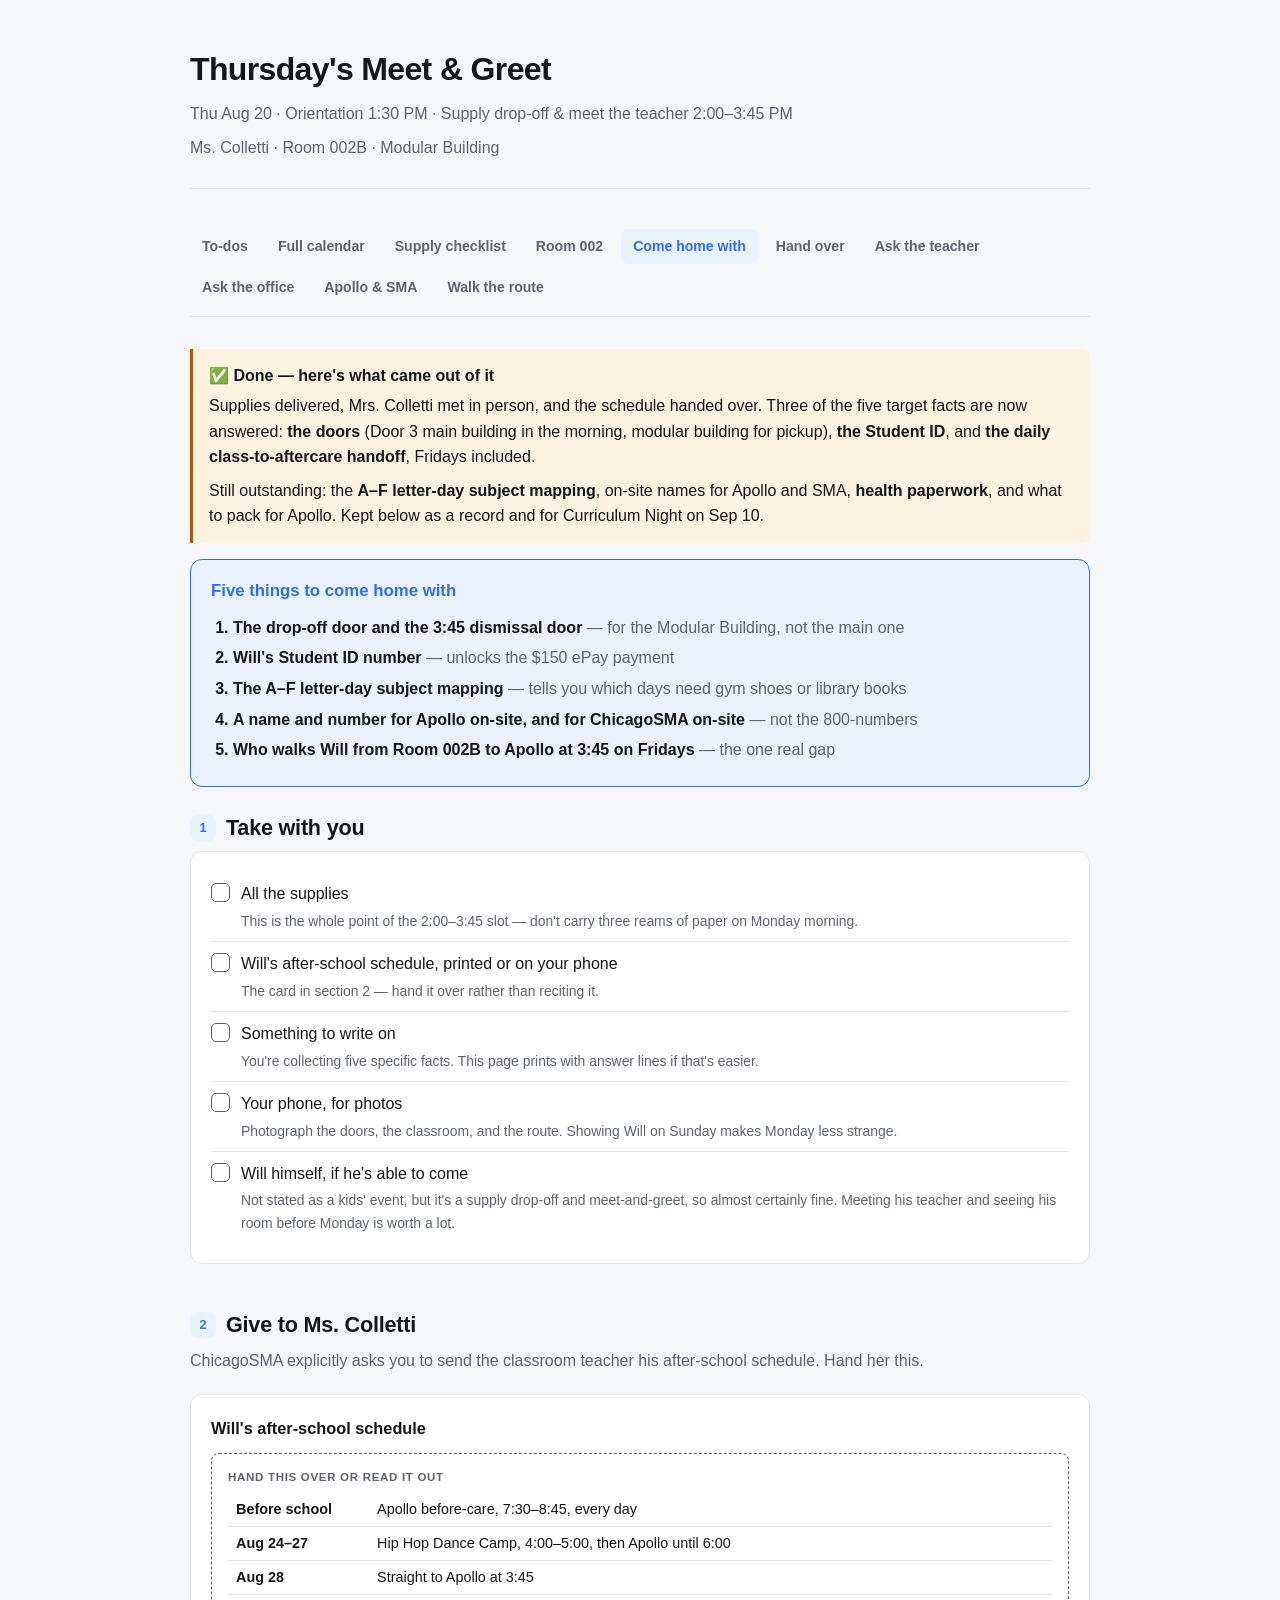
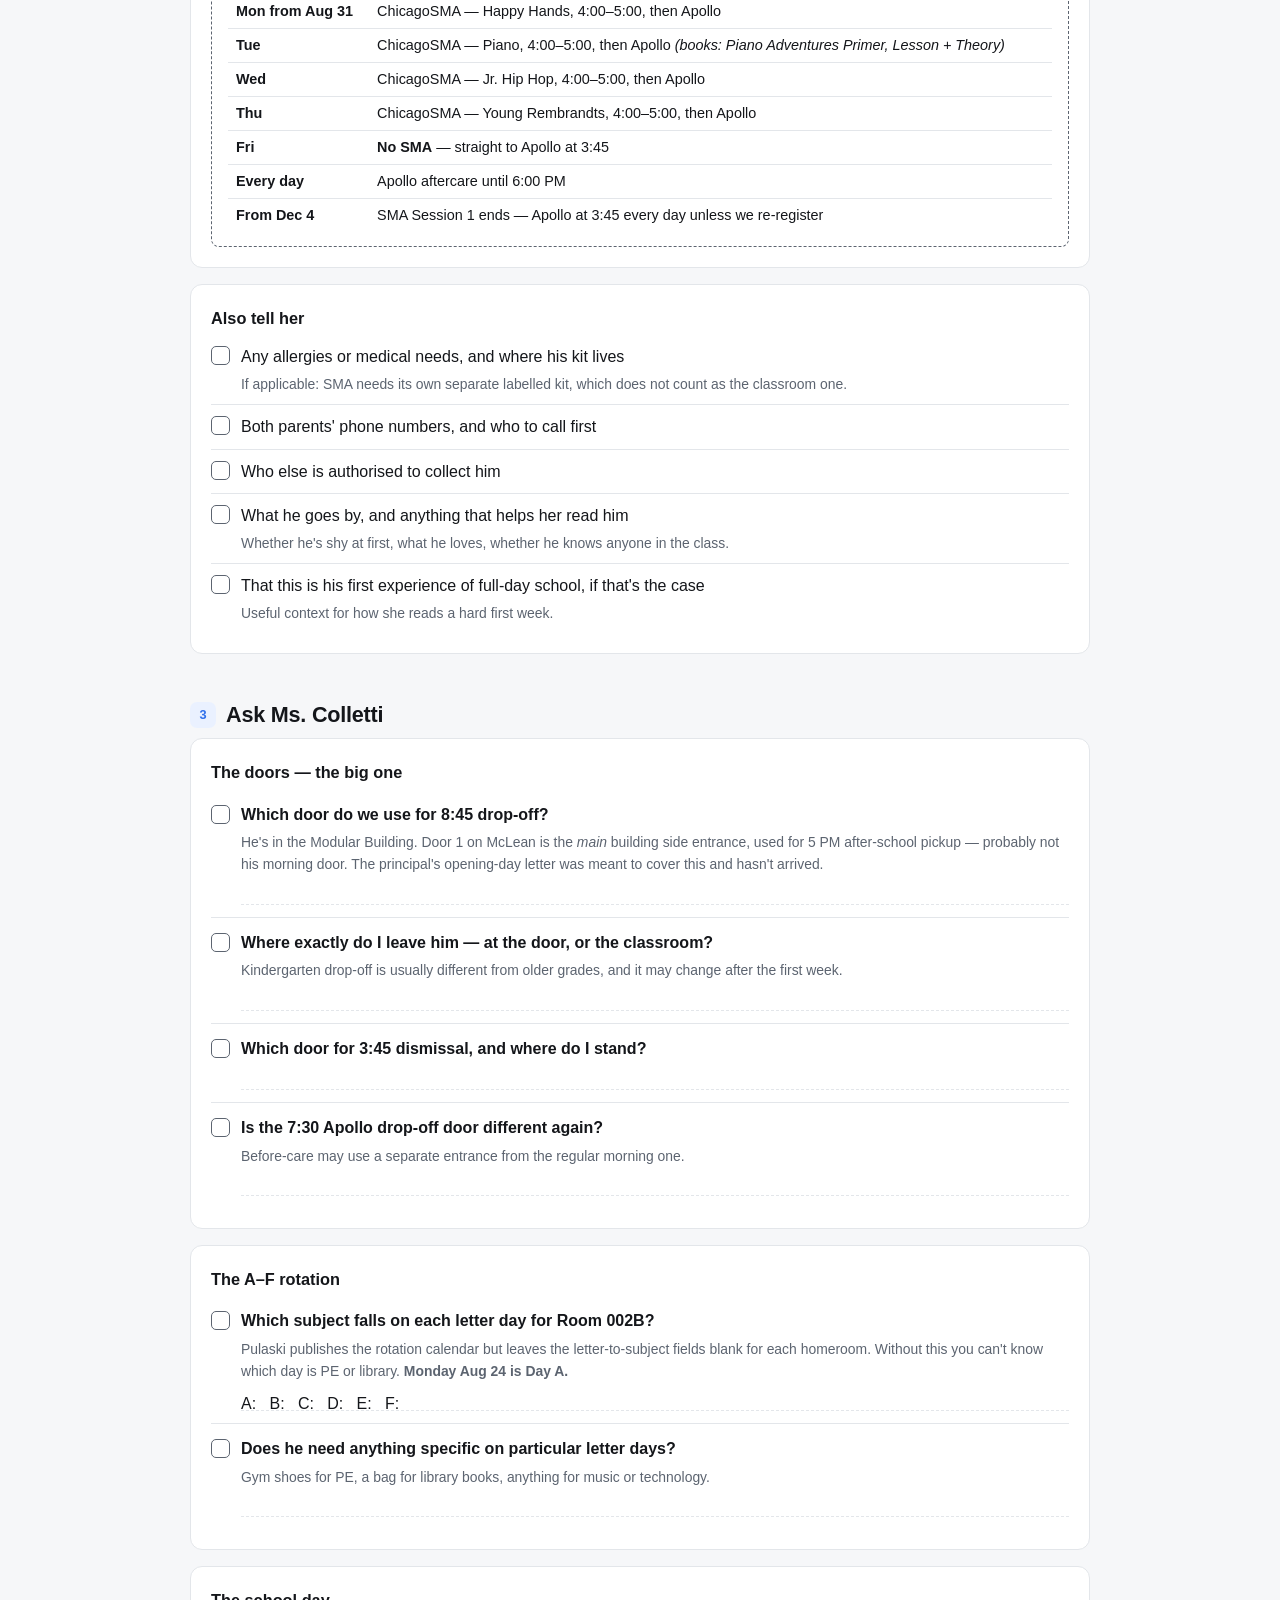
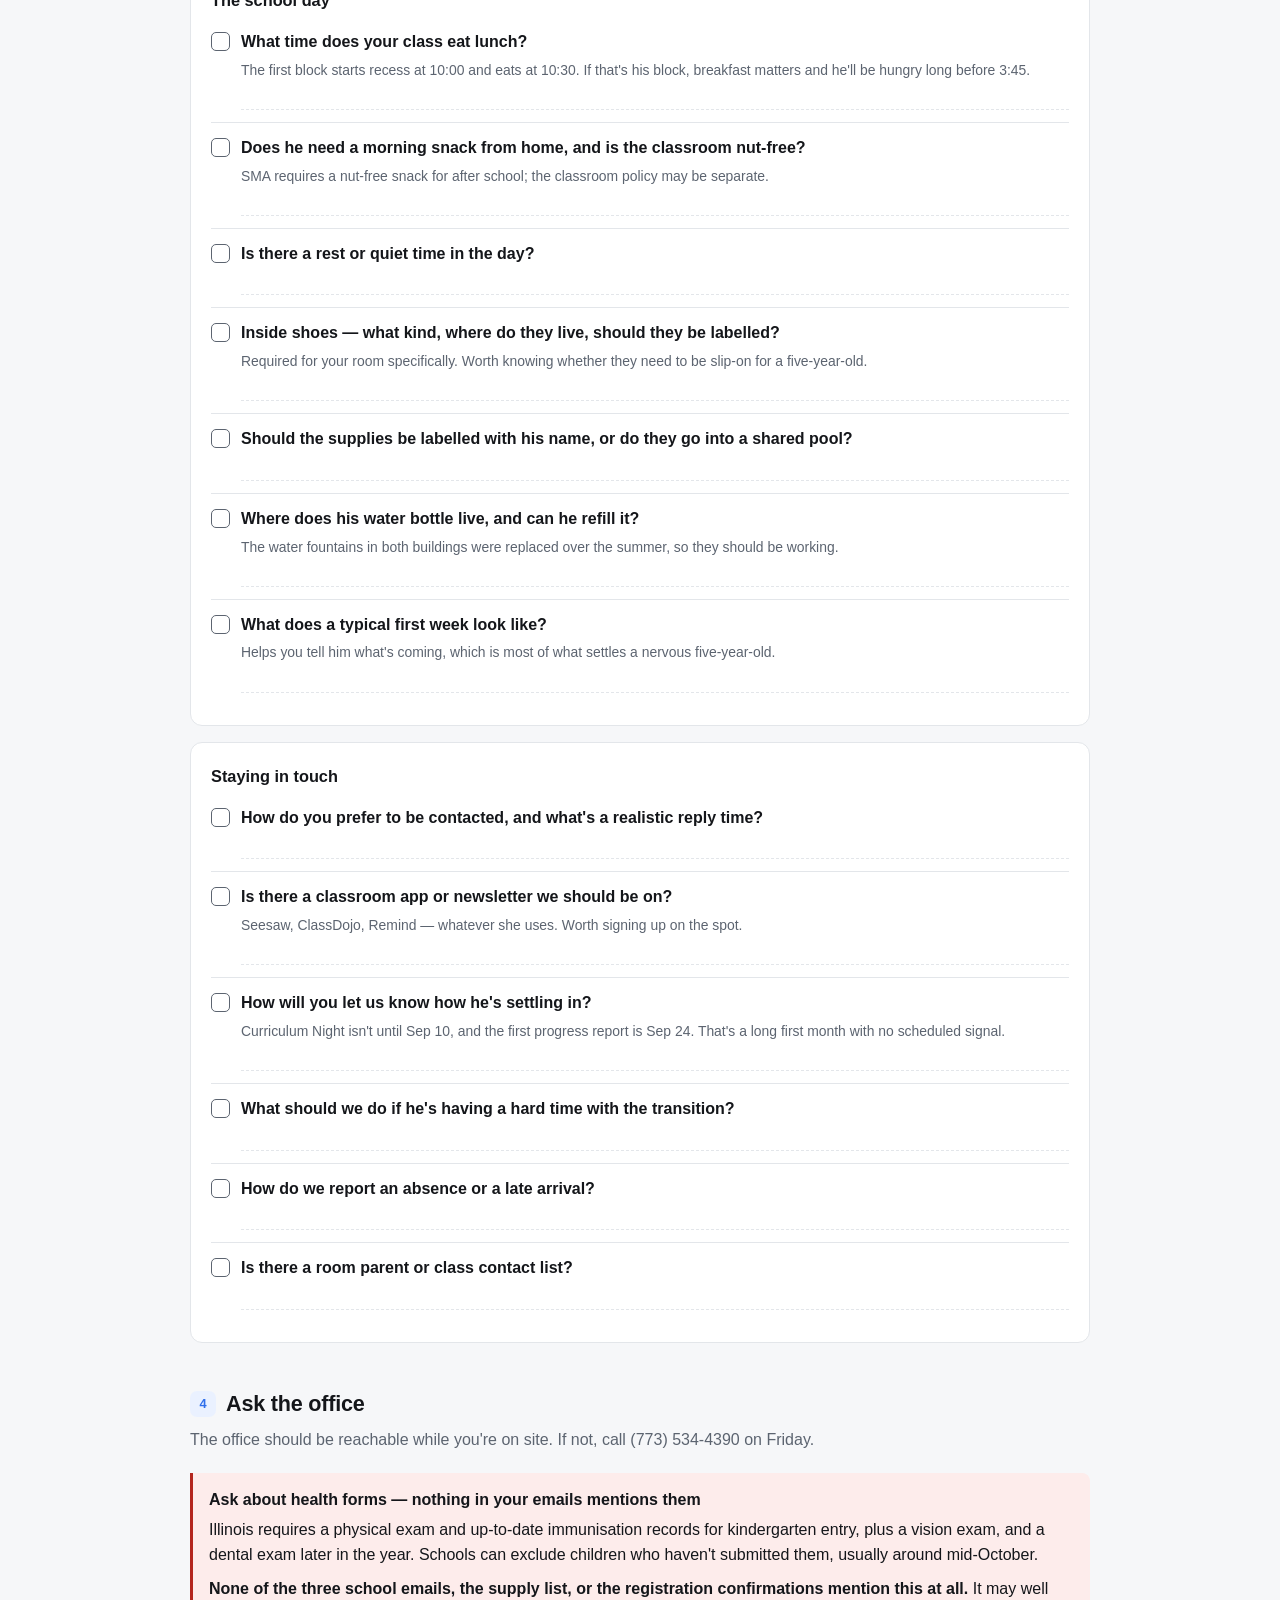
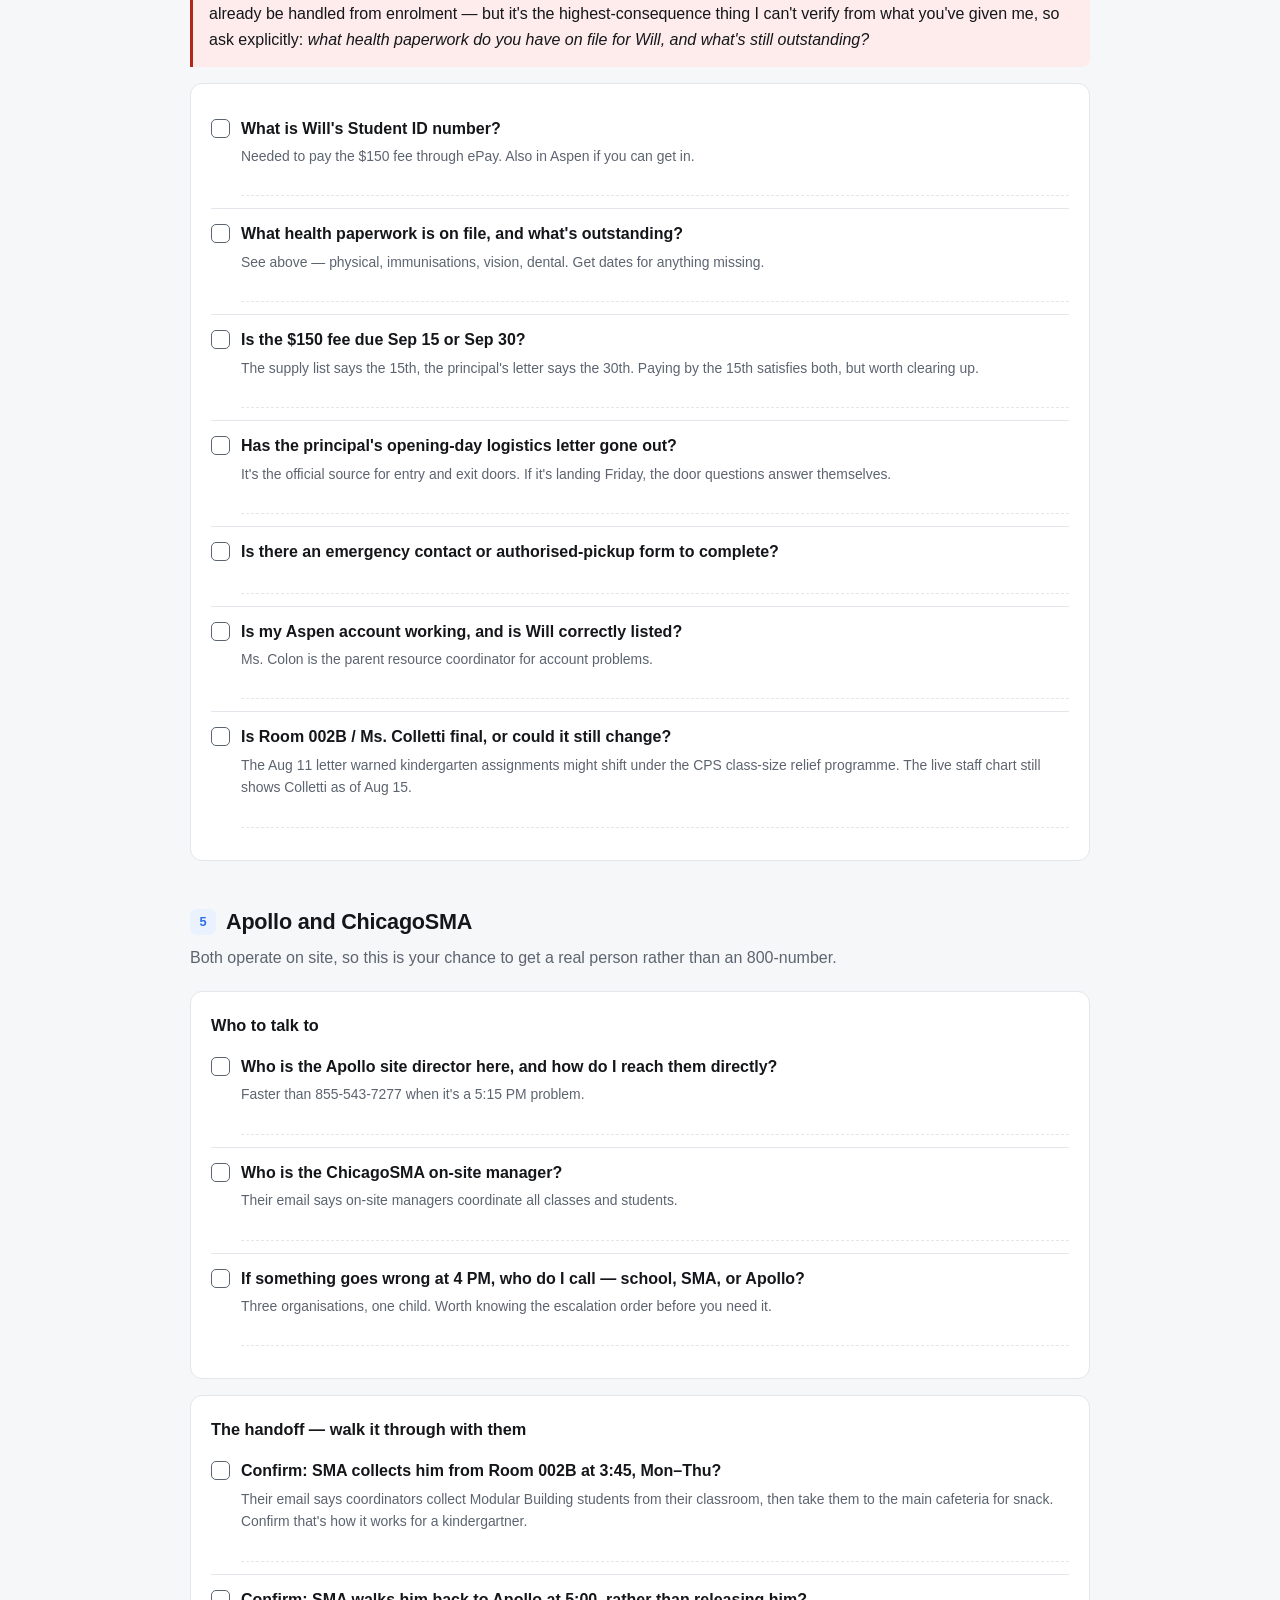
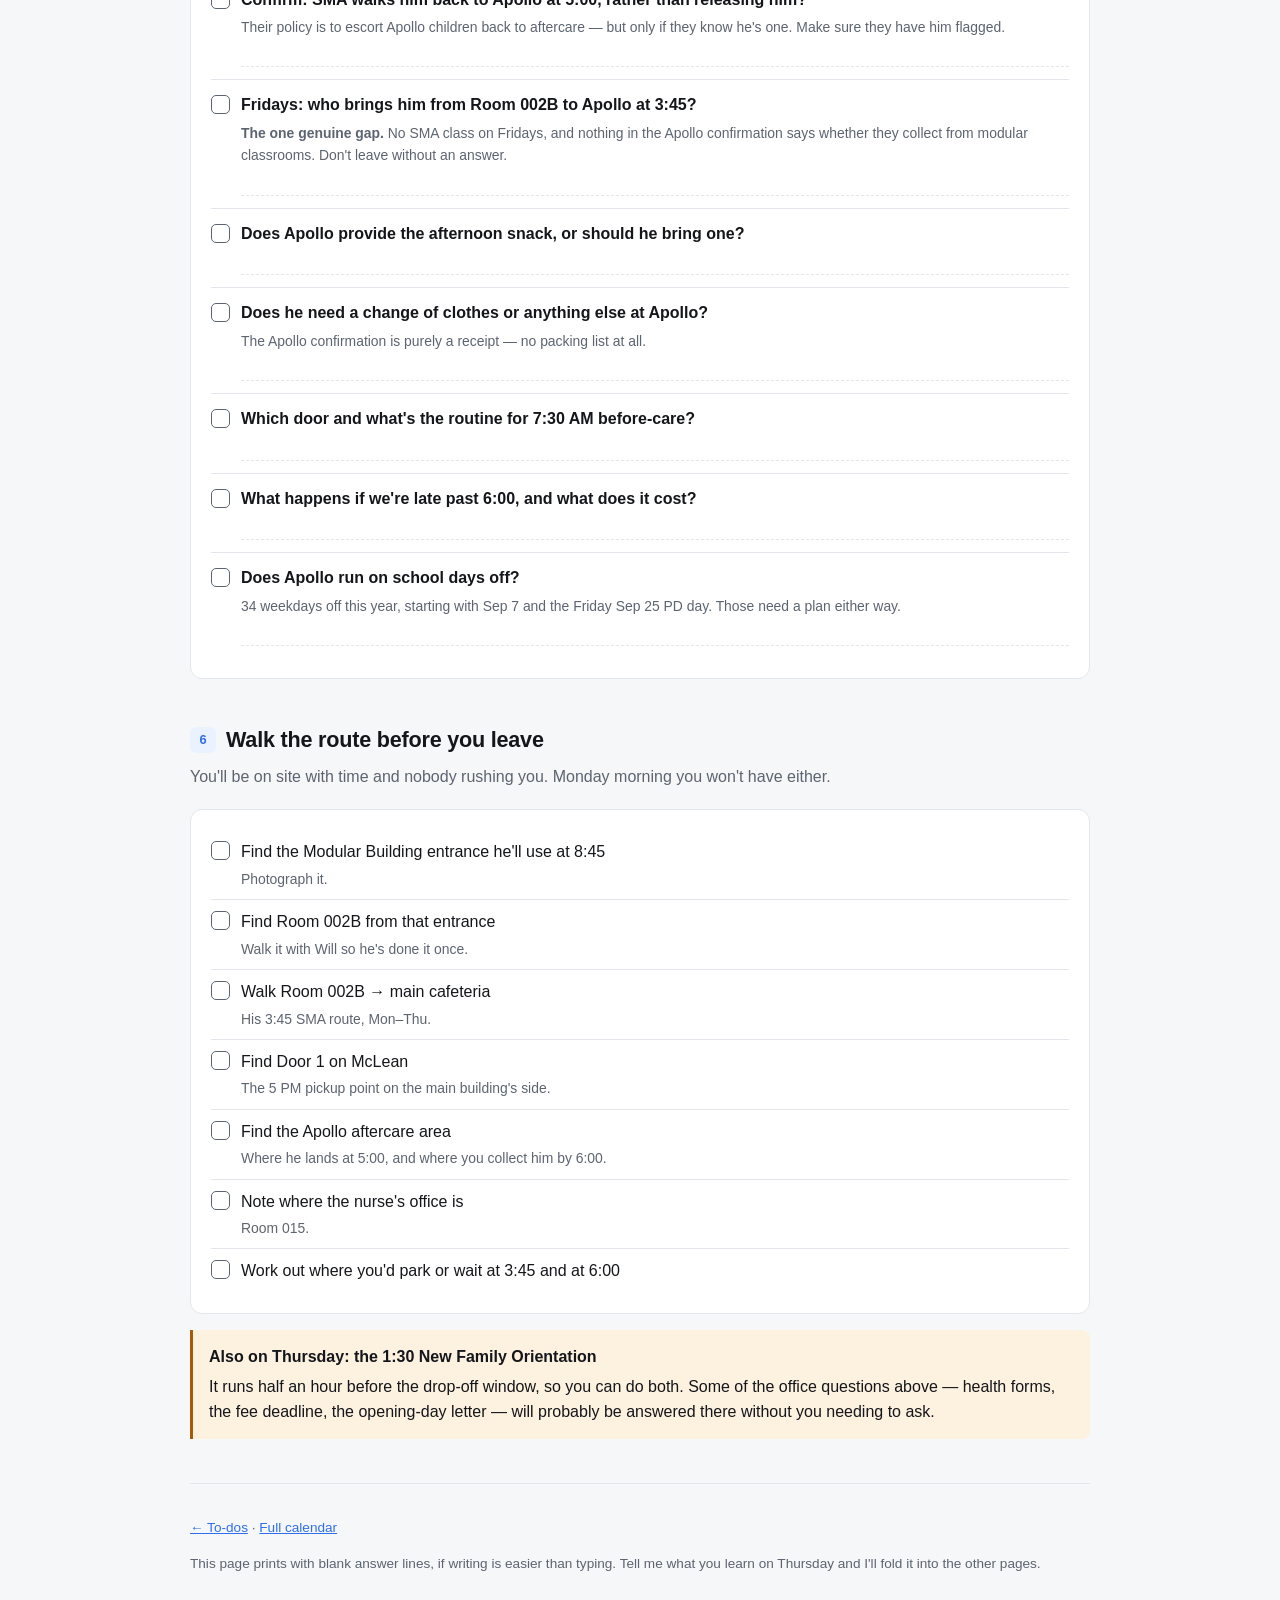
<file: meet-and-greet.html>
<!DOCTYPE html>
<html lang="en">
<head>
<meta charset="utf-8">
<meta name="viewport" content="width=device-width, initial-scale=1">
<meta name="robots" content="noindex, nofollow">
<title>Thursday Meet &amp; Greet — Will's Kindergarten</title>
<link rel="stylesheet" href="style.css">
</head>
<body>
<div class="wrap">

<header>
  <h1>Thursday's Meet &amp; Greet</h1>
  <p class="sub">Thu Aug 20 &middot; Orientation 1:30 PM &middot; Supply drop-off &amp; meet the teacher 2:00–3:45 PM</p>
  <p class="sub" style="margin-top:8px">Ms. Colletti &middot; Room 002B &middot; Modular Building</p>
</header>

<nav><ul>
  <li><a href="index.html">To-dos</a></li>
  <li><a href="calendar.html">Full calendar</a></li>
  <li><a href="supplies.html">Supply checklist</a></li>
  <li><a href="classroom.html">Room 002</a></li>
  <li><a href="#capture" class="here">Come home with</a></li>
  <li><a href="#give">Hand over</a></li>
  <li><a href="#teacher">Ask the teacher</a></li>
  <li><a href="#office">Ask the office</a></li>
  <li><a href="#afterschool">Apollo &amp; SMA</a></li>
  <li><a href="#walk">Walk the route</a></li>
</ul></nav>

<div class="callout">
  <p><span class="h">✅ Done — here's what came out of it</span>
  Supplies delivered, Mrs. Colletti met in person, and the schedule handed over. Three of the five target facts are now answered: <strong>the doors</strong> (Door 3 main building in the morning, modular building for pickup), <strong>the Student ID</strong>, and <strong>the daily class-to-aftercare handoff</strong>, Fridays included.</p>
  <p>Still outstanding: the <strong>A–F letter-day subject mapping</strong>, on-site names for Apollo and SMA, <strong>health paperwork</strong>, and what to pack for Apollo. Kept below as a record and for Curriculum Night on Sep 10.</p>
</div>

<div class="capture" id="capture">
  <h3>Five things to come home with</h3>
  <ol>
    <li>The drop-off door and the 3:45 dismissal door <span>— for the Modular Building, not the main one</span></li>
    <li>Will's Student ID number <span>— unlocks the $150 ePay payment</span></li>
    <li>The A–F letter-day subject mapping <span>— tells you which days need gym shoes or library books</span></li>
    <li>A name and number for Apollo on-site, and for ChicagoSMA on-site <span>— not the 800-numbers</span></li>
    <li>Who walks Will from Room 002B to Apollo at 3:45 on Fridays <span>— the one real gap</span></li>
  </ol>
</div>

<section id="before">
  <h2><span class="n">1</span> Take with you</h2>
  <div class="card">
    <ul class="tasks">
      <li><span class="box"></span><span class="txt">All the supplies <span class="note">This is the whole point of the 2:00–3:45 slot — don't carry three reams of paper on Monday morning.</span></span></li>
      <li><span class="box"></span><span class="txt">Will's after-school schedule, printed or on your phone <span class="note">The card in section 2 — hand it over rather than reciting it.</span></span></li>
      <li><span class="box"></span><span class="txt">Something to write on <span class="note">You're collecting five specific facts. This page prints with answer lines if that's easier.</span></span></li>
      <li><span class="box"></span><span class="txt">Your phone, for photos <span class="note">Photograph the doors, the classroom, and the route. Showing Will on Sunday makes Monday less strange.</span></span></li>
      <li><span class="box"></span><span class="txt">Will himself, if he's able to come <span class="note">Not stated as a kids' event, but it's a supply drop-off and meet-and-greet, so almost certainly fine. Meeting his teacher and seeing his room before Monday is worth a lot.</span></span></li>
    </ul>
  </div>
</section>

<section id="give">
  <h2><span class="n">2</span> Give to Ms. Colletti</h2>
  <p class="lede">ChicagoSMA explicitly asks you to send the classroom teacher his after-school schedule. Hand her this.</p>

  <div class="card">
    <h3>Will's after-school schedule</h3>
    <div class="script">
      <b>Hand this over or read it out</b>
      <table>
        <tbody>
          <tr><td><strong>Before school</strong></td><td>Apollo before-care, 7:30–8:45, every day</td></tr>
          <tr><td><strong>Aug 24–27</strong></td><td>Hip Hop Dance Camp, 4:00–5:00, then Apollo until 6:00</td></tr>
          <tr><td><strong>Aug 28</strong></td><td>Straight to Apollo at 3:45</td></tr>
          <tr><td><strong>Mon from Aug 31</strong></td><td>ChicagoSMA — Happy Hands, 4:00–5:00, then Apollo</td></tr>
          <tr><td><strong>Tue</strong></td><td>ChicagoSMA — Piano, 4:00–5:00, then Apollo <em>(books: Piano Adventures Primer, Lesson + Theory)</em></td></tr>
          <tr><td><strong>Wed</strong></td><td>ChicagoSMA — Jr. Hip Hop, 4:00–5:00, then Apollo</td></tr>
          <tr><td><strong>Thu</strong></td><td>ChicagoSMA — Young Rembrandts, 4:00–5:00, then Apollo</td></tr>
          <tr><td><strong>Fri</strong></td><td><strong>No SMA</strong> — straight to Apollo at 3:45</td></tr>
          <tr><td><strong>Every day</strong></td><td>Apollo aftercare until 6:00 PM</td></tr>
          <tr><td><strong>From Dec 4</strong></td><td>SMA Session 1 ends — Apollo at 3:45 every day unless we re-register</td></tr>
        </tbody>
      </table>
    </div>
  </div>

  <div class="card">
    <h3>Also tell her</h3>
    <ul class="tasks">
      <li><span class="box"></span><span class="txt">Any allergies or medical needs, and where his kit lives <span class="note">If applicable: SMA needs its own separate labelled kit, which does not count as the classroom one.</span></span></li>
      <li><span class="box"></span><span class="txt">Both parents' phone numbers, and who to call first</span></li>
      <li><span class="box"></span><span class="txt">Who else is authorised to collect him</span></li>
      <li><span class="box"></span><span class="txt">What he goes by, and anything that helps her read him <span class="note">Whether he's shy at first, what he loves, whether he knows anyone in the class.</span></span></li>
      <li><span class="box"></span><span class="txt">That this is his first experience of full-day school, if that's the case <span class="note">Useful context for how she reads a hard first week.</span></span></li>
    </ul>
  </div>
</section>

<section id="teacher">
  <h2><span class="n">3</span> Ask Ms. Colletti</h2>

  <div class="card">
    <h3>The doors — the big one</h3>
    <ul class="ask">
      <li><span class="q"><span class="box"></span>Which door do we use for 8:45 drop-off?</span>
        <span class="why">He's in the Modular Building. Door 1 on McLean is the <em>main</em> building side entrance, used for 5 PM after-school pickup — probably not his morning door. The principal's opening-day letter was meant to cover this and hasn't arrived.</span>
        <span class="line"></span></li>
      <li><span class="q"><span class="box"></span>Where exactly do I leave him — at the door, or the classroom?</span>
        <span class="why">Kindergarten drop-off is usually different from older grades, and it may change after the first week.</span>
        <span class="line"></span></li>
      <li><span class="q"><span class="box"></span>Which door for 3:45 dismissal, and where do I stand?</span>
        <span class="line"></span></li>
      <li><span class="q"><span class="box"></span>Is the 7:30 Apollo drop-off door different again?</span>
        <span class="why">Before-care may use a separate entrance from the regular morning one.</span>
        <span class="line"></span></li>
    </ul>
  </div>

  <div class="card">
    <h3>The A–F rotation</h3>
    <ul class="ask">
      <li><span class="q"><span class="box"></span>Which subject falls on each letter day for Room 002B?</span>
        <span class="why">Pulaski publishes the rotation calendar but leaves the letter-to-subject fields blank for each homeroom. Without this you can't know which day is PE or library. <strong>Monday Aug 24 is Day A.</strong></span>
        <span class="line">A: &nbsp; B: &nbsp; C: &nbsp; D: &nbsp; E: &nbsp; F:</span></li>
      <li><span class="q"><span class="box"></span>Does he need anything specific on particular letter days?</span>
        <span class="why">Gym shoes for PE, a bag for library books, anything for music or technology.</span>
        <span class="line"></span></li>
    </ul>
  </div>

  <div class="card">
    <h3>The school day</h3>
    <ul class="ask">
      <li><span class="q"><span class="box"></span>What time does your class eat lunch?</span>
        <span class="why">The first block starts recess at 10:00 and eats at 10:30. If that's his block, breakfast matters and he'll be hungry long before 3:45.</span>
        <span class="line"></span></li>
      <li><span class="q"><span class="box"></span>Does he need a morning snack from home, and is the classroom nut-free?</span>
        <span class="why">SMA requires a nut-free snack for after school; the classroom policy may be separate.</span>
        <span class="line"></span></li>
      <li><span class="q"><span class="box"></span>Is there a rest or quiet time in the day?</span>
        <span class="line"></span></li>
      <li><span class="q"><span class="box"></span>Inside shoes — what kind, where do they live, should they be labelled?</span>
        <span class="why">Required for your room specifically. Worth knowing whether they need to be slip-on for a five-year-old.</span>
        <span class="line"></span></li>
      <li><span class="q"><span class="box"></span>Should the supplies be labelled with his name, or do they go into a shared pool?</span>
        <span class="line"></span></li>
      <li><span class="q"><span class="box"></span>Where does his water bottle live, and can he refill it?</span>
        <span class="why">The water fountains in both buildings were replaced over the summer, so they should be working.</span>
        <span class="line"></span></li>
      <li><span class="q"><span class="box"></span>What does a typical first week look like?</span>
        <span class="why">Helps you tell him what's coming, which is most of what settles a nervous five-year-old.</span>
        <span class="line"></span></li>
    </ul>
  </div>

  <div class="card">
    <h3>Staying in touch</h3>
    <ul class="ask">
      <li><span class="q"><span class="box"></span>How do you prefer to be contacted, and what's a realistic reply time?</span>
        <span class="line"></span></li>
      <li><span class="q"><span class="box"></span>Is there a classroom app or newsletter we should be on?</span>
        <span class="why">Seesaw, ClassDojo, Remind — whatever she uses. Worth signing up on the spot.</span>
        <span class="line"></span></li>
      <li><span class="q"><span class="box"></span>How will you let us know how he's settling in?</span>
        <span class="why">Curriculum Night isn't until Sep 10, and the first progress report is Sep 24. That's a long first month with no scheduled signal.</span>
        <span class="line"></span></li>
      <li><span class="q"><span class="box"></span>What should we do if he's having a hard time with the transition?</span>
        <span class="line"></span></li>
      <li><span class="q"><span class="box"></span>How do we report an absence or a late arrival?</span>
        <span class="line"></span></li>
      <li><span class="q"><span class="box"></span>Is there a room parent or class contact list?</span>
        <span class="line"></span></li>
    </ul>
  </div>
</section>

<section id="office">
  <h2><span class="n">4</span> Ask the office</h2>
  <p class="lede">The office should be reachable while you're on site. If not, call (773) 534-4390 on Friday.</p>

  <div class="callout stop">
    <p><span class="h">Ask about health forms — nothing in your emails mentions them</span>
    Illinois requires a physical exam and up-to-date immunisation records for kindergarten entry, plus a vision exam, and a dental exam later in the year. Schools can exclude children who haven't submitted them, usually around mid-October.</p>
    <p><strong>None of the three school emails, the supply list, or the registration confirmations mention this at all.</strong> It may well already be handled from enrolment — but it's the highest-consequence thing I can't verify from what you've given me, so ask explicitly: <em>what health paperwork do you have on file for Will, and what's still outstanding?</em></p>
  </div>

  <div class="card">
    <ul class="ask">
      <li><span class="q"><span class="box"></span>What is Will's Student ID number?</span>
        <span class="why">Needed to pay the $150 fee through ePay. Also in Aspen if you can get in.</span>
        <span class="line"></span></li>
      <li><span class="q"><span class="box"></span>What health paperwork is on file, and what's outstanding?</span>
        <span class="why">See above — physical, immunisations, vision, dental. Get dates for anything missing.</span>
        <span class="line"></span></li>
      <li><span class="q"><span class="box"></span>Is the $150 fee due Sep 15 or Sep 30?</span>
        <span class="why">The supply list says the 15th, the principal's letter says the 30th. Paying by the 15th satisfies both, but worth clearing up.</span>
        <span class="line"></span></li>
      <li><span class="q"><span class="box"></span>Has the principal's opening-day logistics letter gone out?</span>
        <span class="why">It's the official source for entry and exit doors. If it's landing Friday, the door questions answer themselves.</span>
        <span class="line"></span></li>
      <li><span class="q"><span class="box"></span>Is there an emergency contact or authorised-pickup form to complete?</span>
        <span class="line"></span></li>
      <li><span class="q"><span class="box"></span>Is my Aspen account working, and is Will correctly listed?</span>
        <span class="why">Ms. Colon is the parent resource coordinator for account problems.</span>
        <span class="line"></span></li>
      <li><span class="q"><span class="box"></span>Is Room 002B / Ms. Colletti final, or could it still change?</span>
        <span class="why">The Aug 11 letter warned kindergarten assignments might shift under the CPS class-size relief programme. The live staff chart still shows Colletti as of Aug 15.</span>
        <span class="line"></span></li>
    </ul>
  </div>
</section>

<section id="afterschool">
  <h2><span class="n">5</span> Apollo and ChicagoSMA</h2>
  <p class="lede">Both operate on site, so this is your chance to get a real person rather than an 800-number.</p>

  <div class="card">
    <h3>Who to talk to</h3>
    <ul class="ask">
      <li><span class="q"><span class="box"></span>Who is the Apollo site director here, and how do I reach them directly?</span>
        <span class="why">Faster than 855-543-7277 when it's a 5:15 PM problem.</span>
        <span class="line"></span></li>
      <li><span class="q"><span class="box"></span>Who is the ChicagoSMA on-site manager?</span>
        <span class="why">Their email says on-site managers coordinate all classes and students.</span>
        <span class="line"></span></li>
      <li><span class="q"><span class="box"></span>If something goes wrong at 4 PM, who do I call — school, SMA, or Apollo?</span>
        <span class="why">Three organisations, one child. Worth knowing the escalation order before you need it.</span>
        <span class="line"></span></li>
    </ul>
  </div>

  <div class="card">
    <h3>The handoff — walk it through with them</h3>
    <ul class="ask">
      <li><span class="q"><span class="box"></span>Confirm: SMA collects him from Room 002B at 3:45, Mon–Thu?</span>
        <span class="why">Their email says coordinators collect Modular Building students from their classroom, then take them to the main cafeteria for snack. Confirm that's how it works for a kindergartner.</span>
        <span class="line"></span></li>
      <li><span class="q"><span class="box"></span>Confirm: SMA walks him back to Apollo at 5:00, rather than releasing him?</span>
        <span class="why">Their policy is to escort Apollo children back to aftercare — but only if they know he's one. Make sure they have him flagged.</span>
        <span class="line"></span></li>
      <li><span class="q"><span class="box"></span>Fridays: who brings him from Room 002B to Apollo at 3:45?</span>
        <span class="why"><strong>The one genuine gap.</strong> No SMA class on Fridays, and nothing in the Apollo confirmation says whether they collect from modular classrooms. Don't leave without an answer.</span>
        <span class="line"></span></li>
      <li><span class="q"><span class="box"></span>Does Apollo provide the afternoon snack, or should he bring one?</span>
        <span class="line"></span></li>
      <li><span class="q"><span class="box"></span>Does he need a change of clothes or anything else at Apollo?</span>
        <span class="why">The Apollo confirmation is purely a receipt — no packing list at all.</span>
        <span class="line"></span></li>
      <li><span class="q"><span class="box"></span>Which door and what's the routine for 7:30 AM before-care?</span>
        <span class="line"></span></li>
      <li><span class="q"><span class="box"></span>What happens if we're late past 6:00, and what does it cost?</span>
        <span class="line"></span></li>
      <li><span class="q"><span class="box"></span>Does Apollo run on school days off?</span>
        <span class="why">34 weekdays off this year, starting with Sep 7 and the Friday Sep 25 PD day. Those need a plan either way.</span>
        <span class="line"></span></li>
    </ul>
  </div>
</section>

<section id="walk">
  <h2><span class="n">6</span> Walk the route before you leave</h2>
  <p class="lede">You'll be on site with time and nobody rushing you. Monday morning you won't have either.</p>
  <div class="card">
    <ul class="tasks">
      <li><span class="box"></span><span class="txt">Find the Modular Building entrance he'll use at 8:45 <span class="note">Photograph it.</span></span></li>
      <li><span class="box"></span><span class="txt">Find Room 002B from that entrance <span class="note">Walk it with Will so he's done it once.</span></span></li>
      <li><span class="box"></span><span class="txt">Walk Room 002B → main cafeteria <span class="note">His 3:45 SMA route, Mon–Thu.</span></span></li>
      <li><span class="box"></span><span class="txt">Find Door 1 on McLean <span class="note">The 5 PM pickup point on the main building's side.</span></span></li>
      <li><span class="box"></span><span class="txt">Find the Apollo aftercare area <span class="note">Where he lands at 5:00, and where you collect him by 6:00.</span></span></li>
      <li><span class="box"></span><span class="txt">Note where the nurse's office is <span class="note">Room 015.</span></span></li>
      <li><span class="box"></span><span class="txt">Work out where you'd park or wait at 3:45 and at 6:00</span></li>
    </ul>
  </div>

  <div class="callout">
    <p><span class="h">Also on Thursday: the 1:30 New Family Orientation</span>
    It runs half an hour before the drop-off window, so you can do both. Some of the office questions above — health forms, the fee deadline, the opening-day letter — will probably be answered there without you needing to ask.</p>
  </div>
</section>

<footer>
  <p><a href="index.html">&larr; To-dos</a> &middot; <a href="calendar.html">Full calendar</a></p>
  <p>This page prints with blank answer lines, if writing is easier than typing. Tell me what you learn on Thursday and I'll fold it into the other pages.</p>
</footer>

</div>
</body>
</html>
</file>
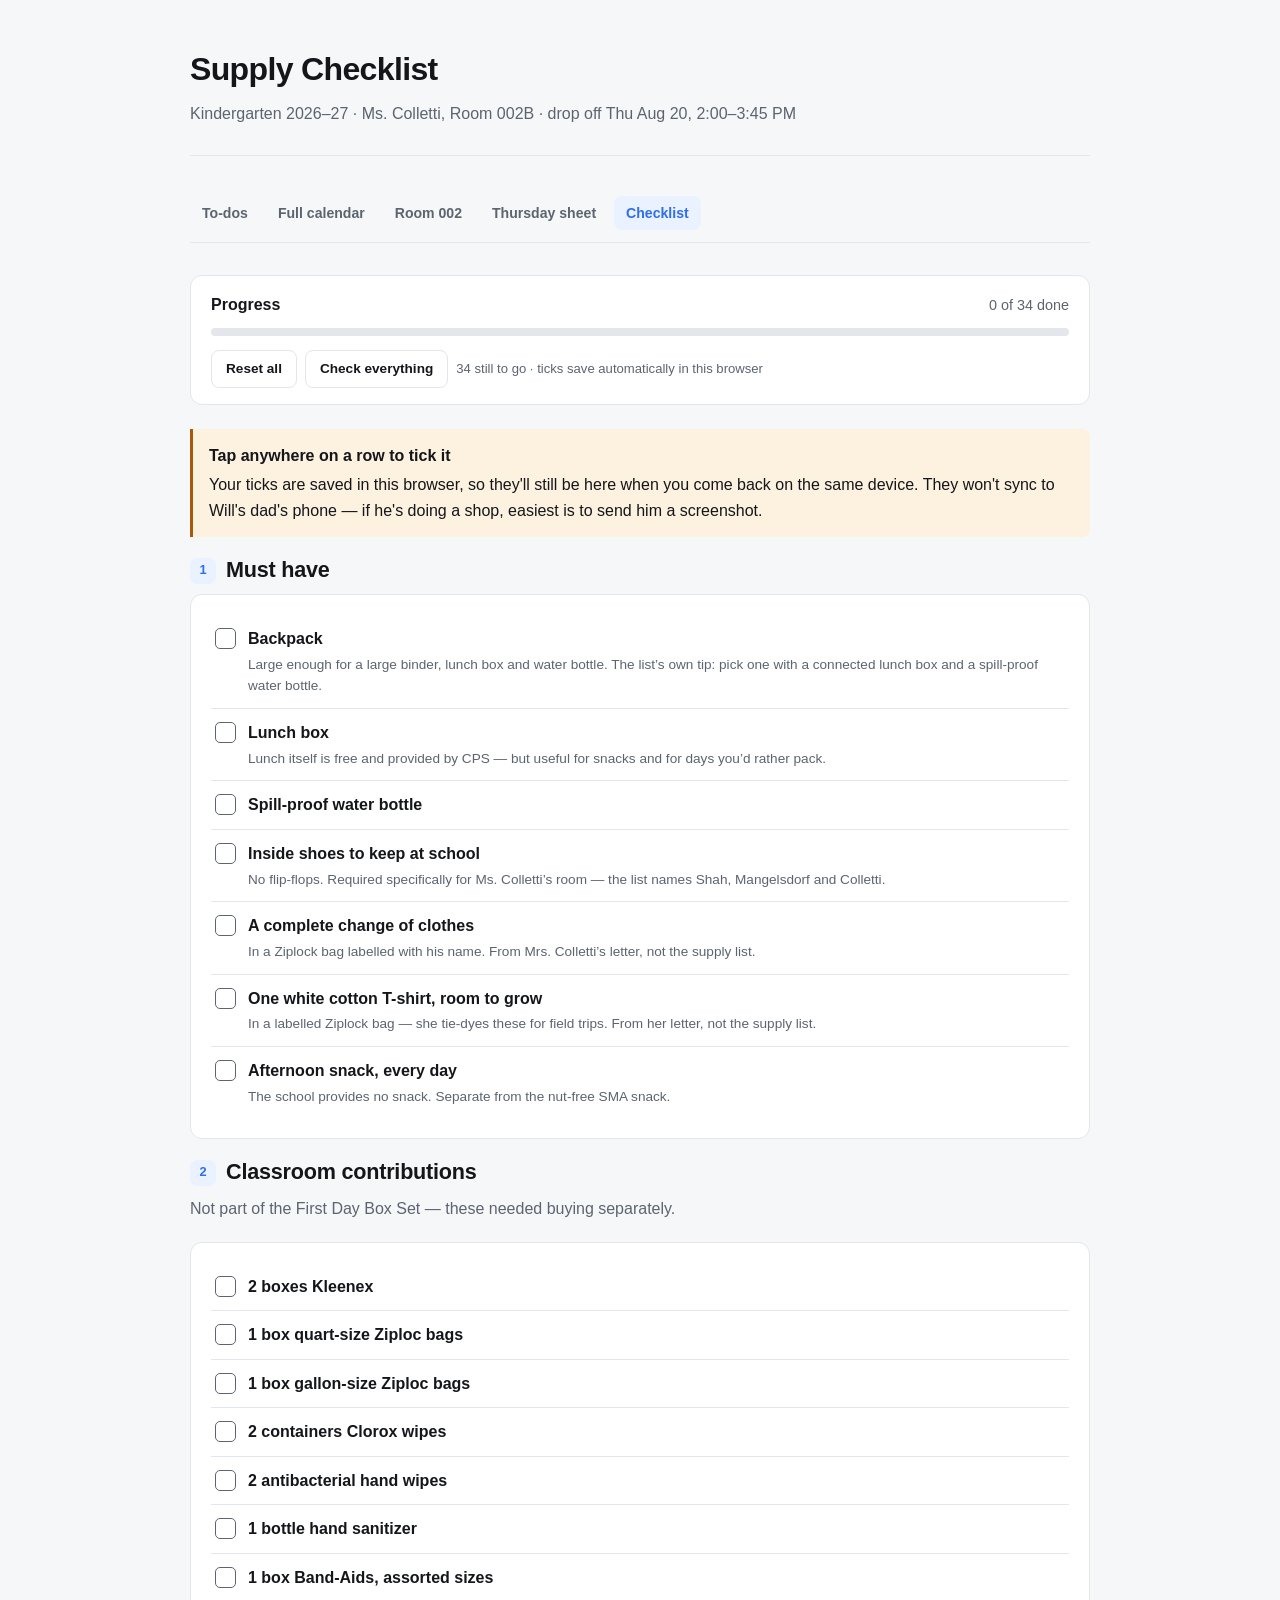
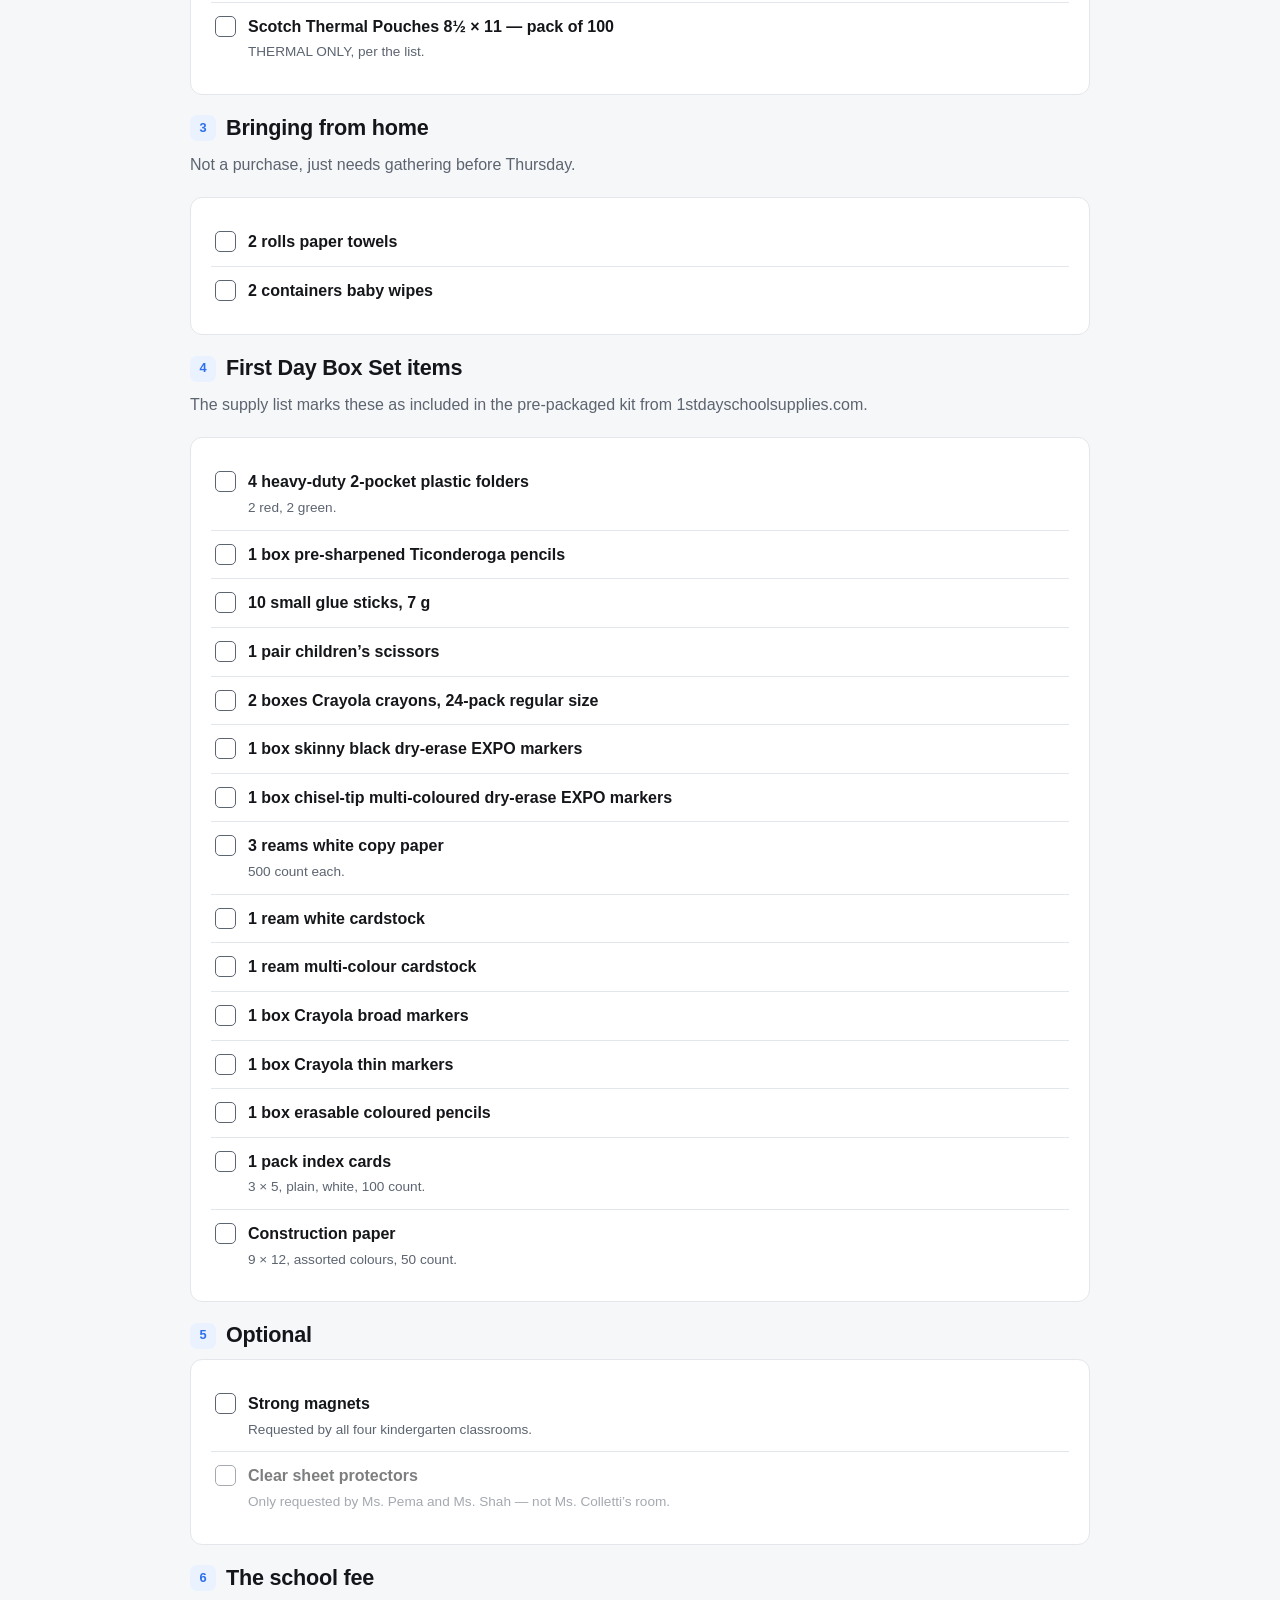
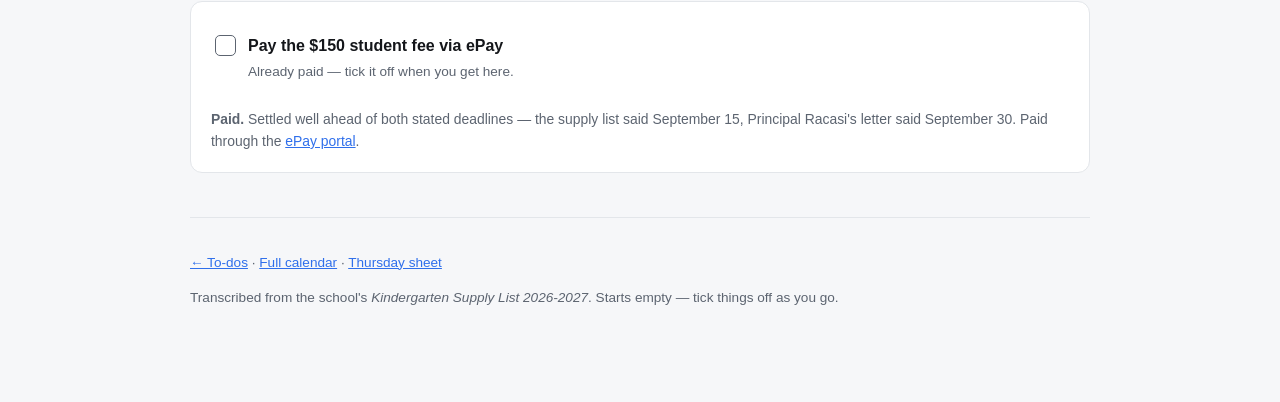
<file: supplies.html>
<!DOCTYPE html>
<html lang="en">
<head>
<meta charset="utf-8">
<meta name="viewport" content="width=device-width, initial-scale=1">
<meta name="robots" content="noindex, nofollow">
<title>Supply Checklist — Will's Kindergarten 2026–27</title>
<link rel="stylesheet" href="style.css">
</head>
<body>
<div class="wrap">

<header>
  <h1>Supply Checklist</h1>
  <p class="sub">Kindergarten 2026–27 &middot; Ms. Colletti, Room 002B &middot; drop off Thu Aug 20, 2:00–3:45 PM</p>
</header>

<nav><ul>
  <li><a href="index.html">To-dos</a></li>
  <li><a href="calendar.html">Full calendar</a></li>
  <li><a href="classroom.html">Room 002</a></li>
  <li><a href="meet-and-greet.html">Thursday sheet</a></li>
  <li><a href="#list" class="here">Checklist</a></li>
</ul></nav>

<div class="progress">
  <div class="row"><span class="lab">Progress</span><span class="cnt" id="cnt">—</span></div>
  <div class="bar"><span id="barfill" style="width:0%"></span></div>
  <div class="tools">
    <button class="btn" id="reset">Reset all</button>
    <button class="btn" id="allon">Check everything</button>
    <span class="saved" id="saved">Ticks save automatically in this browser.</span>
  </div>
</div>

<div class="callout">
  <p><span class="h">Tap anywhere on a row to tick it</span>
  Your ticks are saved in this browser, so they'll still be here when you come back on the same device. They won't sync to Will's dad's phone — if he's doing a shop, easiest is to send him a screenshot.</p>
</div>

<section id="list">

  <h2><span class="n">1</span> Must have</h2>
  <div class="card">
    <ul class="check" data-group="must"></ul>
  </div>

  <h2><span class="n">2</span> Classroom contributions</h2>
  <p class="lede">Not part of the First Day Box Set — these needed buying separately.</p>
  <div class="card">
    <ul class="check" data-group="contrib"></ul>
  </div>

  <h2><span class="n">3</span> Bringing from home</h2>
  <p class="lede">Not a purchase, just needs gathering before Thursday.</p>
  <div class="card">
    <ul class="check" data-group="home"></ul>
  </div>

  <h2><span class="n">4</span> First Day Box Set items</h2>
  <p class="lede">The supply list marks these as included in the pre-packaged kit from 1stdayschoolsupplies.com.</p>
  <div class="card">
    <ul class="check" data-group="box"></ul>
  </div>

  <h2><span class="n">5</span> Optional</h2>
  <div class="card">
    <ul class="check" data-group="opt"></ul>
  </div>

  <h2><span class="n">6</span> The school fee</h2>
  <div class="card">
    <ul class="check" data-group="fee"></ul>
    <p class="meta" style="margin:14px 0 0"><strong>Paid.</strong> Settled well ahead of both stated deadlines — the supply list said September 15, Principal Racasi's letter said September 30. Paid through the <a href="https://magic.collectorsolutions.com/magic-ui/Login/cps-31211-pulaski-international">ePay portal</a>.</p>
  </div>

</section>

<footer>
  <p><a href="index.html">&larr; To-dos</a> &middot; <a href="calendar.html">Full calendar</a> &middot; <a href="meet-and-greet.html">Thursday sheet</a></p>
  <p>Transcribed from the school's <em>Kindergarten Supply List 2026-2027</em>. Starts empty — tick things off as you go.</p>
</footer>

</div>

<script>
const ITEMS = [
  // group, id, text, note, default-ticked
  ['must','backpack','Backpack','Large enough for a large binder, lunch box and water bottle. The list’s own tip: pick one with a connected lunch box and a spill-proof water bottle.',false],
  ['must','lunchbox','Lunch box','Lunch itself is free and provided by CPS — but useful for snacks and for days you’d rather pack.',false],
  ['must','bottle','Spill-proof water bottle','',false],
  ['must','shoes','Inside shoes to keep at school','No flip-flops. Required specifically for Ms. Colletti’s room — the list names Shah, Mangelsdorf and Colletti.',false],

  ['must','changeclothes','A complete change of clothes','In a Ziplock bag labelled with his name. From Mrs. Colletti’s letter, not the supply list.',false],
  ['must','whitetee','One white cotton T-shirt, room to grow','In a labelled Ziplock bag — she tie-dyes these for field trips. From her letter, not the supply list.',false],
  ['must','snack','Afternoon snack, every day','The school provides no snack. Separate from the nut-free SMA snack.',false],

  ['contrib','kleenex','2 boxes Kleenex','',false],
  ['contrib','ziplocq','1 box quart-size Ziploc bags','',false],
  ['contrib','ziplocg','1 box gallon-size Ziploc bags','',false],
  ['contrib','clorox','2 containers Clorox wipes','',false],
  ['contrib','handwipes','2 antibacterial hand wipes','',false],
  ['contrib','sanitizer','1 bottle hand sanitizer','',false],
  ['contrib','bandaids','1 box Band-Aids, assorted sizes','',false],
  ['contrib','pouches','Scotch Thermal Pouches 8½ × 11 — pack of 100','THERMAL ONLY, per the list.',false],

  ['home','towels','2 rolls paper towels','',false],
  ['home','babywipes','2 containers baby wipes','',false],

  ['box','folders','4 heavy-duty 2-pocket plastic folders','2 red, 2 green.',false],
  ['box','pencils','1 box pre-sharpened Ticonderoga pencils','',false],
  ['box','glue','10 small glue sticks, 7 g','',false],
  ['box','scissors','1 pair children’s scissors','',false],
  ['box','crayons','2 boxes Crayola crayons, 24-pack regular size','',false],
  ['box','expoblack','1 box skinny black dry-erase EXPO markers','',false],
  ['box','expocolor','1 box chisel-tip multi-coloured dry-erase EXPO markers','',false],
  ['box','copypaper','3 reams white copy paper','500 count each.',false],
  ['box','cardwhite','1 ream white cardstock','',false],
  ['box','cardcolor','1 ream multi-colour cardstock','',false],
  ['box','broad','1 box Crayola broad markers','',false],
  ['box','thin','1 box Crayola thin markers','',false],
  ['box','pencilscol','1 box erasable coloured pencils','',false],
  ['box','index','1 pack index cards','3 × 5, plain, white, 100 count.',false],
  ['box','construction','Construction paper','9 × 12, assorted colours, 50 count.',false],

  ['opt','magnets','Strong magnets','Requested by all four kindergarten classrooms.',false],

  ['fee','fee150','Pay the $150 student fee via ePay','Already paid — tick it off when you get here.',false],
];

// not applicable to Ms. Colletti's room, shown for completeness
const NA = [['opt','Clear sheet protectors','Only requested by Ms. Pema and Ms. Shah — not Ms. Colletti’s room.']];

const KEY='pk-supplies-v2';
let state={};
try{ state=JSON.parse(localStorage.getItem(KEY)||'{}'); }catch(e){ state={}; }

function isOn(id, dflt){ return Object.prototype.hasOwnProperty.call(state,id) ? !!state[id] : dflt; }

ITEMS.forEach(([g,id,text,note,dflt])=>{
  const ul=document.querySelector(`ul.check[data-group="${g}"]`);
  if(!ul) return;
  const li=document.createElement('li');
  const on=isOn(id,dflt);
  li.innerHTML='<label><input type="checkbox" data-id="'+id+'" data-default="'+dflt+'"'
    +(on?' checked':'')+'><span class="t"><span class="main">'+text+'</span>'
    +(note?'<small>'+note+'</small>':'')+'</span></label>';
  ul.appendChild(li);
});

NA.forEach(([g,text,note])=>{
  const ul=document.querySelector(`ul.check[data-group="${g}"]`);
  if(!ul) return;
  const li=document.createElement('li');
  li.className='na';
  li.innerHTML='<label><input type="checkbox" disabled><span class="t"><span class="main">'
    +text+'</span><small>'+note+'</small></span></label>';
  ul.appendChild(li);
});

const boxes=[...document.querySelectorAll('ul.check input:not([disabled])')];

function save(){
  const out={};
  boxes.forEach(b=>{ out[b.dataset.id]=b.checked; });
  state=out;
  try{ localStorage.setItem(KEY, JSON.stringify(out)); }catch(e){}
}

function tally(){
  const done=boxes.filter(b=>b.checked).length;
  const total=boxes.length;
  document.getElementById('cnt').textContent=done+' of '+total+' done';
  document.getElementById('barfill').style.width=(total?done/total*100:0).toFixed(1)+'%';
  const left=total-done;
  document.getElementById('saved').textContent = left
    ? left+' still to go · ticks save automatically in this browser'
    : 'All done · ticks save automatically in this browser';
}

boxes.forEach(b=>b.addEventListener('change',()=>{ save(); tally(); }));

document.getElementById('reset').addEventListener('click',()=>{
  if(!confirm('Clear every tick and go back to the original list?')) return;
  boxes.forEach(b=>{ b.checked=false; });
  save(); tally();
});
document.getElementById('allon').addEventListener('click',()=>{
  boxes.forEach(b=>{ b.checked=true; });
  save(); tally();
});

tally();
</script>
</body>
</html>
</file>
<file: style.css>
:root{
  --bg:#f6f7f9; --card:#fff; --ink:#14161a; --muted:#5c6470; --line:#e3e6ea;
  --accent:#2f6feb; --accent-soft:#eaf1ff;
  --ok:#1a7f4b; --ok-soft:#e6f5ec;
  --warn:#a8590a; --warn-soft:#fdf1e0;
  --stop:#b3261e; --stop-soft:#fdeceb;
  --off:#eef0f3;
  --mon:#f4a3b4; --tue:#f6d488; --wed:#7d9cc6; --thu:#9ec9c2;
  --radius:12px;
}
@media (prefers-color-scheme:dark){
  :root{
    --bg:#0f1216; --card:#171b21; --ink:#e8eaed; --muted:#98a1ad; --line:#262c34;
    --accent:#6c9bff; --accent-soft:#182338;
    --ok:#5cc98d; --ok-soft:#12241a;
    --warn:#e0a856; --warn-soft:#291f11;
    --stop:#f2867d; --stop-soft:#2a1614;
    --off:#1c2128;
    --mon:#a3596a; --tue:#a8874a; --wed:#4a6a94; --thu:#4f7d75;
  }
}
*{box-sizing:border-box}
body{
  margin:0; background:var(--bg); color:var(--ink);
  font:16px/1.6 -apple-system,BlinkMacSystemFont,"Segoe UI",Roboto,Helvetica,Arial,sans-serif;
  -webkit-font-smoothing:antialiased;
}
.wrap{max-width:940px;margin:0 auto;padding:0 20px 80px}
.wrap.wide{max-width:1180px}
header{padding:44px 0 28px;border-bottom:1px solid var(--line);margin-bottom:28px}
h1{margin:0 0 6px;font-size:2rem;letter-spacing:-.02em}
.sub{color:var(--muted);margin:0}
.countdown{
  display:inline-flex;align-items:baseline;gap:8px;margin-top:18px;
  background:var(--accent-soft);color:var(--accent);
  padding:10px 16px;border-radius:999px;font-weight:600;font-size:.95rem
}
.countdown b{font-size:1.5rem;letter-spacing:-.02em}

.facts{display:grid;grid-template-columns:repeat(auto-fit,minmax(150px,1fr));gap:12px;margin:24px 0}
.fact{background:var(--card);border:1px solid var(--line);border-radius:var(--radius);padding:14px 16px}
.fact .k{font-size:.72rem;text-transform:uppercase;letter-spacing:.07em;color:var(--muted);margin-bottom:4px}
.fact .v{font-weight:650;font-size:1.02rem}

nav{position:sticky;top:0;background:var(--bg);padding:12px 0;border-bottom:1px solid var(--line);z-index:20;margin-bottom:32px}
nav ul{list-style:none;display:flex;flex-wrap:wrap;gap:6px;margin:0;padding:0}
nav a{display:block;padding:6px 12px;border-radius:8px;text-decoration:none;color:var(--muted);font-size:.88rem;font-weight:550}
nav a:hover{background:var(--card);color:var(--ink)}
nav a.here{background:var(--accent-soft);color:var(--accent)}

section{margin-bottom:44px;scroll-margin-top:70px}
h2{font-size:1.35rem;letter-spacing:-.01em;margin:0 0 6px;display:flex;align-items:center;gap:10px}
h2 .n{width:26px;height:26px;flex:none;border-radius:7px;background:var(--accent-soft);color:var(--accent);
  font-size:.8rem;display:grid;place-items:center;font-weight:700}
.lede{color:var(--muted);margin:0 0 20px}

.card{background:var(--card);border:1px solid var(--line);border-radius:var(--radius);padding:20px;margin-bottom:16px}
.card h3{margin:0 0 4px;font-size:1.02rem;display:flex;align-items:center;gap:8px;flex-wrap:wrap}
.card .meta{color:var(--muted);font-size:.87rem;margin:0 0 14px}
.card .meta a{color:var(--accent)}

.progress{background:var(--card);border:1px solid var(--line);border-radius:var(--radius);padding:16px 20px;margin-bottom:24px}
.progress .row{display:flex;justify-content:space-between;align-items:baseline;margin-bottom:10px}
.progress .lab{font-weight:650}
.progress .cnt{color:var(--muted);font-size:.9rem}
.bar{height:8px;background:var(--line);border-radius:99px;overflow:hidden}
.bar span{display:block;height:100%;background:var(--ok);border-radius:99px;transition:width .4s ease}

ul.tasks{list-style:none;margin:0;padding:0}
ul.tasks li{display:flex;gap:11px;padding:9px 0;border-top:1px solid var(--line);align-items:flex-start}
ul.tasks li:first-child{border-top:0}
.box{width:19px;height:19px;flex:none;margin-top:2px;border-radius:5px;
  border:1.5px solid var(--muted);display:grid;place-items:center;font-size:12px;color:#fff}
li.done .box{background:var(--ok);border-color:var(--ok)}
li.done .txt{color:var(--muted);text-decoration:line-through;text-decoration-color:var(--line)}
.txt{flex:1}
.txt .note{display:block;color:var(--muted);font-size:.87rem;margin-top:3px;text-decoration:none}

.tag{display:inline-block;font-size:.68rem;font-weight:700;letter-spacing:.05em;text-transform:uppercase;
  padding:2.5px 7px;border-radius:5px;vertical-align:middle}
.tag.now{background:var(--stop-soft);color:var(--stop)}
.tag.soon{background:var(--warn-soft);color:var(--warn)}
.tag.done{background:var(--ok-soft);color:var(--ok)}
.tag.open{background:var(--warn-soft);color:var(--warn)}

.qa{border-top:1px solid var(--line);padding:14px 0}
.qa:first-of-type{border-top:0}
.qa .q{font-weight:650;margin:0 0 5px;display:flex;gap:9px;align-items:baseline;flex-wrap:wrap}
.qa .a{margin:0;color:var(--muted);font-size:.94rem}
.qa .a strong{color:var(--ink)}

table{width:100%;border-collapse:collapse;font-size:.93rem}
th,td{text-align:left;padding:9px 10px;border-bottom:1px solid var(--line);vertical-align:top}
th{font-size:.72rem;text-transform:uppercase;letter-spacing:.06em;color:var(--muted);font-weight:650}
tr:last-child td{border-bottom:0}
td.num{white-space:nowrap;font-variant-numeric:tabular-nums}

.callout{border-left:3px solid var(--warn);background:var(--warn-soft);padding:14px 16px;border-radius:0 8px 8px 0;margin:16px 0}
.callout.stop{border-color:var(--stop);background:var(--stop-soft)}
.callout p{margin:0}
.callout p+p{margin-top:8px}
.callout .h{font-weight:700;display:block;margin-bottom:4px}

footer{border-top:1px solid var(--line);padding-top:20px;color:var(--muted);font-size:.85rem}
footer code{background:var(--card);padding:1px 5px;border-radius:4px;font-size:.9em}
a{color:var(--accent)}
.pill{font-size:.78rem;color:var(--muted);font-weight:500}

/* ---------- calendar ---------- */
.rhythm{display:grid;grid-template-columns:repeat(auto-fit,minmax(280px,1fr));gap:16px}
.tl{list-style:none;margin:0;padding:0}
.tl li{display:flex;gap:12px;padding:8px 0;border-top:1px solid var(--line)}
.tl li:first-child{border-top:0}
.tl .t{flex:none;width:104px;font-variant-numeric:tabular-nums;font-weight:600;font-size:.88rem}
.tl .d{flex:1;font-size:.93rem}
.tl .d small{display:block;color:var(--muted);font-size:.83rem}

.chip{display:inline-block;font-size:.7rem;font-weight:700;padding:2px 7px;border-radius:5px;color:#12161c;white-space:nowrap}
.chip.mon{background:var(--mon)} .chip.tue{background:var(--tue)}
.chip.wed{background:var(--wed)} .chip.thu{background:var(--thu)}

/* one month per row, full width */
.months{display:flex;flex-direction:column;gap:22px}
.month{background:var(--card);border:1px solid var(--line);border-radius:var(--radius);padding:18px 20px;break-inside:avoid}
.month h3{margin:0 0 14px;font-size:1.15rem;letter-spacing:-.01em;
  display:flex;align-items:baseline;gap:10px;padding-bottom:10px;border-bottom:1px solid var(--line)}
.month h3 .mcount{font-size:.78rem;font-weight:500;color:var(--muted)}
.grid{display:grid;grid-template-columns:repeat(7,1fr);gap:5px}
.grid .dow{font-size:.68rem;text-transform:uppercase;letter-spacing:.06em;color:var(--muted);
  text-align:left;font-weight:700;padding:0 0 6px 3px}
.cell{min-height:86px;border:1px solid var(--line);border-radius:8px;padding:6px 8px;font-size:.76rem;position:relative}
.cell.pad{border:0;background:none;min-height:0}
.cell.we{background:var(--off);border-color:transparent}
.cell.off{background:var(--stop-soft);border-color:transparent}
.cell.big{border-color:var(--accent);border-width:2px;padding:5px 7px}
.cell .dn{font-weight:700;font-size:.88rem;font-variant-numeric:tabular-nums;
  display:flex;justify-content:space-between;align-items:center;gap:4px}
.cell .ltr{font-size:.63rem;font-weight:800;color:var(--accent);background:var(--accent-soft);
  border-radius:4px;padding:1px 5px;letter-spacing:.03em}
.cell .spc{display:block;margin-top:2px;font-size:.68rem;font-weight:650;color:var(--accent);letter-spacing:.01em}
.cell .ev{display:block;margin-top:3px;line-height:1.3;color:var(--muted)}
.cell .ev.b{color:var(--ink);font-weight:650}
.cell .offlab{display:block;margin-top:3px;color:var(--stop);font-weight:650;line-height:1.28}
.cell .sma{display:inline-block;margin-top:4px;font-size:.66rem;font-weight:700;padding:1.5px 6px;
  border-radius:4px;color:#12161c}

@media (max-width:820px){
  .grid{gap:3px}
  .cell{min-height:64px;padding:4px 5px;font-size:.68rem}
  .cell .dn{font-size:.76rem}
  .cell .ltr{font-size:.56rem;padding:0 3px}
  .cell .sma{font-size:.58rem;padding:1px 4px}
  .grid .dow{font-size:.6rem}
}

.legend{display:flex;flex-wrap:wrap;gap:14px;font-size:.83rem;color:var(--muted);margin-top:6px}
.legend span{display:flex;align-items:center;gap:6px}
.sw{width:13px;height:13px;border-radius:4px;border:1px solid var(--line);flex:none}

/* ---------- interactive checklist ---------- */
ul.check{list-style:none;margin:0;padding:0}
ul.check li{border-top:1px solid var(--line)}
ul.check li:first-child{border-top:0}
ul.check label{display:flex;gap:12px;align-items:flex-start;padding:11px 4px;cursor:pointer;
  border-radius:8px;transition:background .12s ease}
ul.check label:hover{background:var(--accent-soft)}
ul.check input{appearance:none;-webkit-appearance:none;margin:2px 0 0;flex:none;
  width:21px;height:21px;border:1.5px solid var(--muted);border-radius:5px;background:var(--card);
  cursor:pointer;position:relative;transition:background .12s ease,border-color .12s ease}
ul.check input:checked{background:var(--ok);border-color:var(--ok)}
ul.check input:checked::after{content:"";position:absolute;left:6px;top:2px;width:6px;height:11px;
  border:solid #fff;border-width:0 2.5px 2.5px 0;transform:rotate(45deg)}
ul.check input:focus-visible{outline:2px solid var(--accent);outline-offset:2px}
ul.check .t{flex:1;font-weight:550}
ul.check .t small{display:block;font-weight:400;color:var(--muted);font-size:.85rem;margin-top:2px}
ul.check input:checked ~ .t{color:var(--muted);font-weight:400}
ul.check input:checked ~ .t .main{text-decoration:line-through;text-decoration-color:var(--line)}
ul.check li.na label{cursor:default;opacity:.55}
ul.check li.na label:hover{background:none}

.tools{display:flex;flex-wrap:wrap;gap:8px;align-items:center;margin-top:14px}
.btn{font:inherit;font-size:.85rem;font-weight:600;padding:7px 14px;border-radius:8px;
  border:1px solid var(--line);background:var(--card);color:var(--ink);cursor:pointer}
.btn:hover{border-color:var(--accent);color:var(--accent)}
.saved{font-size:.82rem;color:var(--muted)}

/* ---------- meet & greet sheet ---------- */
.capture{background:var(--accent-soft);border:1px solid var(--accent);border-radius:var(--radius);
  padding:18px 20px;margin-bottom:24px}
.capture h3{margin:0 0 10px;font-size:1.05rem;color:var(--accent)}
.capture ol{margin:0;padding-left:22px}
.capture li{margin:5px 0;font-weight:600}
.capture li span{font-weight:400;color:var(--muted)}

ul.ask{list-style:none;margin:0;padding:0}
ul.ask li{padding:12px 0;border-top:1px solid var(--line)}
ul.ask li:first-child{border-top:0}
ul.ask .q{display:flex;gap:11px;align-items:flex-start;font-weight:600}
ul.ask .q .box{margin-top:3px}
ul.ask .why{display:block;margin:4px 0 0 30px;color:var(--muted);font-size:.87rem;font-weight:400}
ul.ask .line{display:block;margin:9px 0 0 30px;border-bottom:1px dashed var(--line);height:20px}

.script{background:var(--card);border:1px dashed var(--muted);border-radius:8px;padding:14px 16px;
  font-size:.92rem;margin-top:12px}
.script b{display:block;margin-bottom:6px;font-size:.72rem;text-transform:uppercase;
  letter-spacing:.06em;color:var(--muted)}
.script table{font-size:.9rem}
.script table td{padding:5px 8px}

@media print{
  nav,.countdown{display:none}
  body{background:#fff}
  .card,.progress,.month,ul.ask li{break-inside:avoid}
  .cell{min-height:70px}
  ul.ask .line{border-bottom:1px solid #999}
  .capture{border:2px solid #333}
}
</file>
